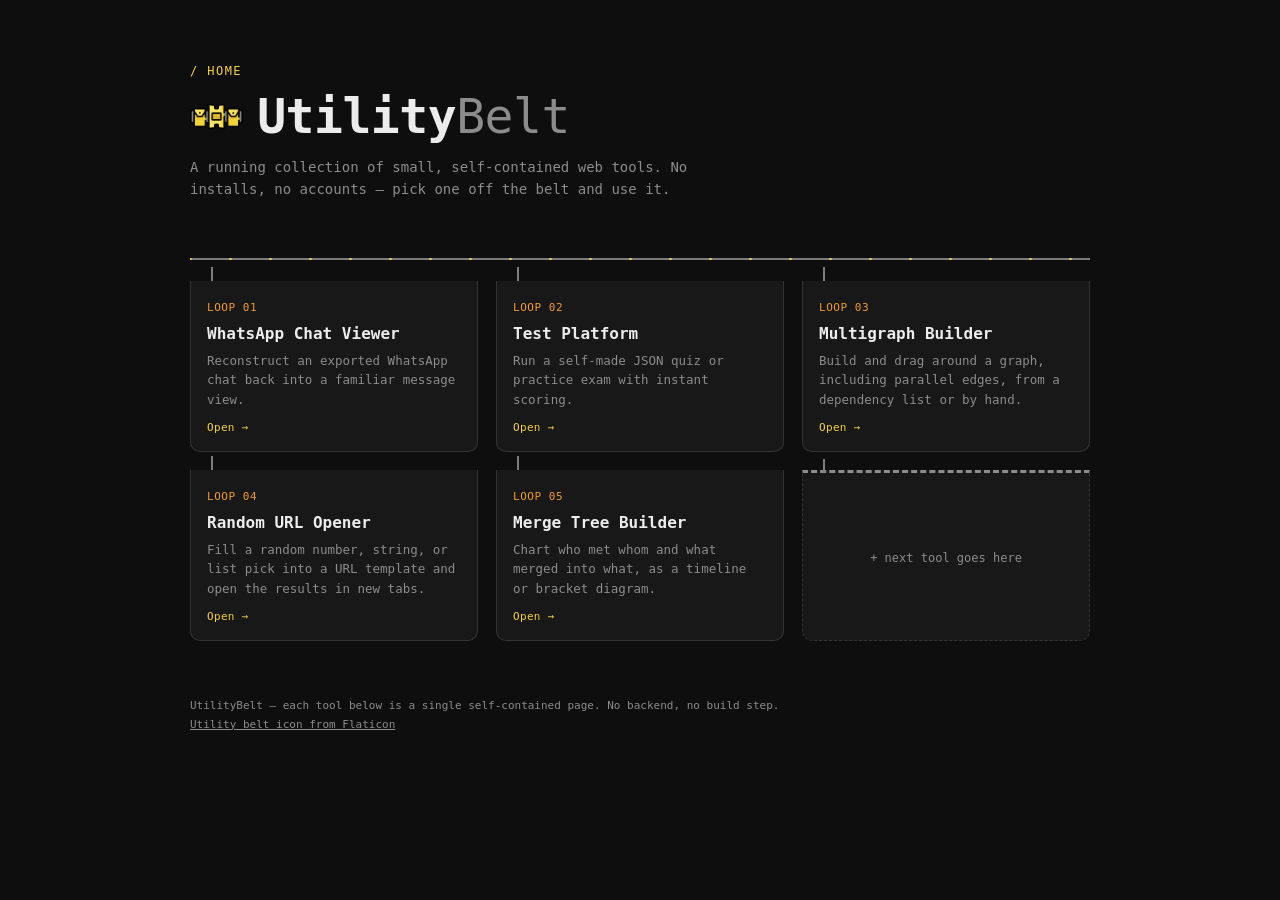
<file: index.html>
<!DOCTYPE html>
<html lang="en">
<head>
<meta charset="UTF-8">
<meta name="viewport" content="width=device-width, initial-scale=1.0">
<title>UtilityBelt</title>
<link rel="icon" type="image/png" href="assets/utility-belt.png">
<style>
  :root {
    --bg: #0e0e0e;
    --panel: #181818;
    --panel-hover: #202020;
    --line: #333333;
    --strap: #7d7d7d;
    --text: #ececec;
    --muted: #8c8c8c;
    --accent: #f6d03f;
    --accent2: #f39a2c;
  }
  * { box-sizing: border-box; }
  html, body {
    margin: 0;
    min-height: 100%;
    background: var(--bg);
    color: var(--text);
    font-family: ui-monospace, "SF Mono", "Cascadia Code", Consolas, monospace;
  }
  body {
    padding: 64px 24px 80px;
  }

  /* ---- header ---- */
  header {
    max-width: 900px;
    margin: 0 auto 48px;
  }
  .eyebrow {
    font-size: 12px;
    color: var(--accent);
    letter-spacing: 0.12em;
    text-transform: uppercase;
    margin: 0 0 10px;
  }
  h1 {
    font-size: clamp(32px, 6vw, 48px);
    margin: 0 0 12px;
    letter-spacing: -0.01em;
    font-weight: 700;
  }
  h1 .dim { color: var(--muted); font-weight: 500; }
  h1 .logo {
    width: 1.1em;
    height: 1.1em;
    vertical-align: -0.2em;
    margin-right: 0.3em;
  }
  .tagline {
    color: var(--muted);
    font-size: 14px;
    line-height: 1.6;
    max-width: 540px;
    margin: 0;
  }

  /* ---- the belt: a horizontal strap with loop ticks ---- */
  .belt {
    max-width: 900px;
    margin: 40px auto 4px;
    position: relative;
    height: 28px;
  }
  .belt svg { width: 100%; height: 100%; display: block; }

  /* ---- pouches (applet cards), hanging off the belt ---- */
  .pouches {
    max-width: 900px;
    margin: 0 auto;
    display: grid;
    grid-template-columns: repeat(auto-fill, minmax(220px, 1fr));
    gap: 18px;
  }
  .pouch {
    background: var(--panel);
    border: 1px solid var(--line);
    border-top: none;
    border-radius: 0 0 10px 10px;
    padding: 18px 16px 16px;
    text-decoration: none;
    color: var(--text);
    display: block;
    position: relative;
    opacity: 0;
    transform: translateY(-6px);
    animation: drop 0.45s ease forwards;
    transition: background 0.15s ease, transform 0.15s ease, border-color 0.15s ease;
  }
  .pouch:hover, .pouch:focus-visible {
    background: var(--panel-hover);
    border-color: var(--accent);
    transform: translateY(2px);
    outline: none;
  }
  .pouch:focus-visible { box-shadow: 0 0 0 2px var(--accent); }
  .pouch::before {
    /* stitching strap connecting to the belt above */
    content: "";
    position: absolute;
    top: -14px;
    left: 20px;
    width: 2px;
    height: 14px;
    background: var(--strap);
  }
  .pouch .loop {
    font-size: 11px;
    color: var(--accent2);
    letter-spacing: 0.05em;
    margin: 0 0 8px;
  }
  .pouch h2 {
    font-size: 16px;
    margin: 0 0 8px;
    font-weight: 600;
  }
  .pouch p {
    font-size: 12.5px;
    line-height: 1.55;
    color: var(--muted);
    margin: 0;
  }
  .pouch .go {
    display: inline-block;
    margin-top: 12px;
    font-size: 11px;
    color: var(--accent);
    letter-spacing: 0.03em;
  }

  /* empty slot, invites adding the next tool */
  .pouch.empty {
    display: flex;
    align-items: center;
    justify-content: center;
    color: var(--muted);
    border-style: dashed;
    font-size: 12px;
    min-height: 96px;
  }

  @keyframes drop {
    to { opacity: 1; transform: translateY(0); }
  }

  @media (prefers-reduced-motion: reduce) {
    .pouch { animation: none; opacity: 1; transform: none; }
  }

  footer {
    max-width: 900px;
    margin: 56px auto 0;
    color: var(--muted);
    font-size: 11px;
    line-height: 1.7;
  }
  footer a { color: var(--muted); }
  footer a:hover { color: var(--accent); }
</style>
</head>
<body>

<header>
  <p class="eyebrow">/ home</p>
  <h1><img class="logo" src="assets/utility-belt.png" alt="">Utility<span class="dim">Belt</span></h1>
  <p class="tagline">A running collection of small, self-contained web tools. No installs, no accounts — pick one off the belt and use it.</p>
</header>

<div class="belt">
  <svg viewBox="0 0 900 28" preserveAspectRatio="none">
    <line x1="0" y1="10" x2="900" y2="10" stroke="#7d7d7d" stroke-width="2"></line>
    <line x1="0" y1="10" x2="900" y2="10" stroke="#f6d03f" stroke-width="2" stroke-dasharray="1 39" stroke-linecap="round" opacity="0.9"></line>
  </svg>
</div>

<main class="pouches" id="pouches"></main>

<footer>
  UtilityBelt &mdash; each tool below is a single self-contained page. No backend, no build step.<br>
  <a href="https://www.flaticon.com/free-icons/utility-belt" title="utility belt icons">Utility belt icon from Flaticon</a>
</footer>

<script>
  // Add a future applet here: { name, file, description }
  // file is relative to /applets/
  const applets = [
    {
      name: "WhatsApp Chat Viewer",
      file: "whatsapp-viewer.html",
      description: "Reconstruct an exported WhatsApp chat back into a familiar message view."
    },
    {
      name: "Test Platform",
      file: "exam-platform.html",
      description: "Run a self-made JSON quiz or practice exam with instant scoring."
    },
    {
      name: "Multigraph Builder",
      file: "multigraph-builder.html",
      description: "Build and drag around a graph, including parallel edges, from a dependency list or by hand."
    },
    {
      name: "Random URL Opener",
      file: "random-url-opener.html",
      description: "Fill a random number, string, or list pick into a URL template and open the results in new tabs."
    },
    {
      name: "Merge Tree Builder",
      file: "merge-tree.html",
      description: "Chart who met whom and what merged into what, as a timeline or bracket diagram."
    }
  ];

  const container = document.getElementById('pouches');

  applets.forEach((tool, i) => {
    const a = document.createElement('a');
    a.className = 'pouch';
    a.href = 'applets/' + tool.file;
    a.style.animationDelay = (i * 60) + 'ms';
    a.innerHTML =
      '<p class="loop">LOOP ' + String(i + 1).padStart(2, '0') + '</p>' +
      '<h2>' + tool.name + '</h2>' +
      '<p>' + tool.description + '</p>' +
      '<span class="go">Open &rarr;</span>';
    container.appendChild(a);
  });

  const empty = document.createElement('div');
  empty.className = 'pouch empty';
  empty.textContent = '+ next tool goes here';
  container.appendChild(empty);
</script>

</body>
</html>
</file>
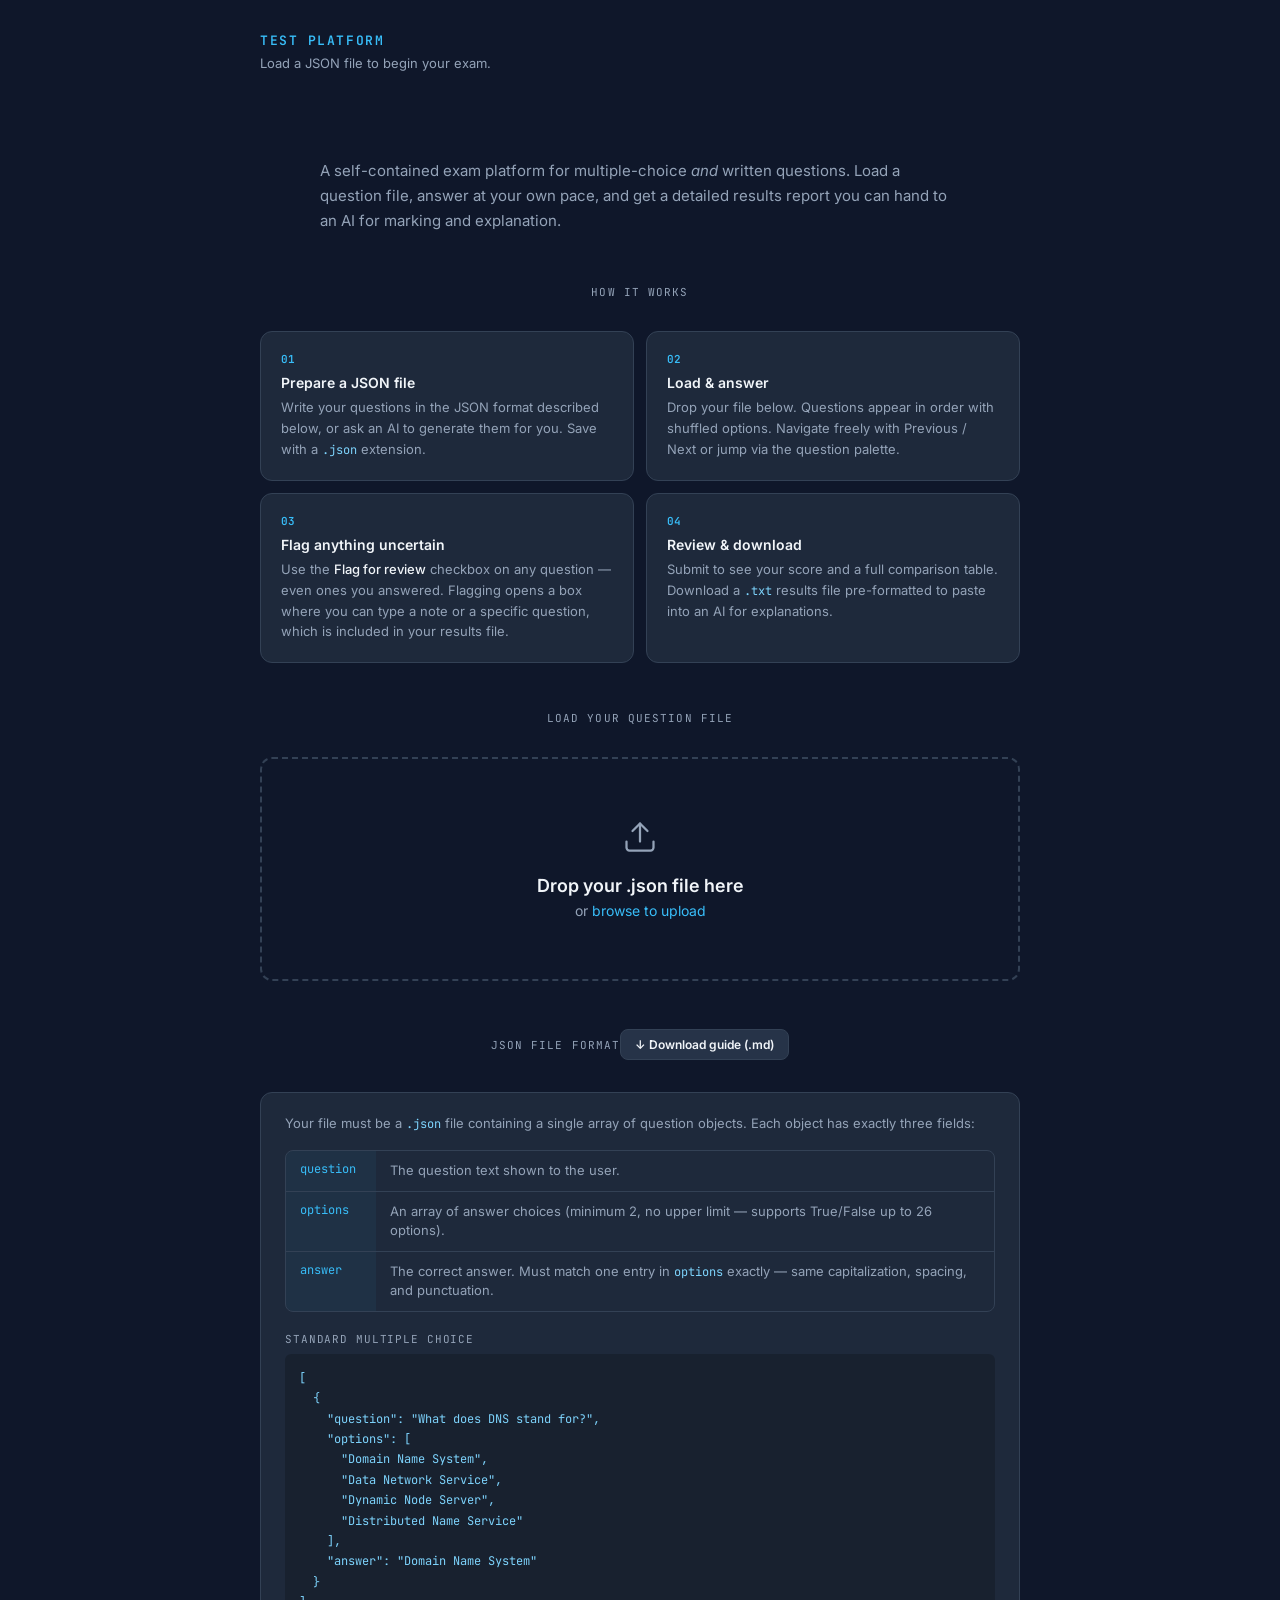
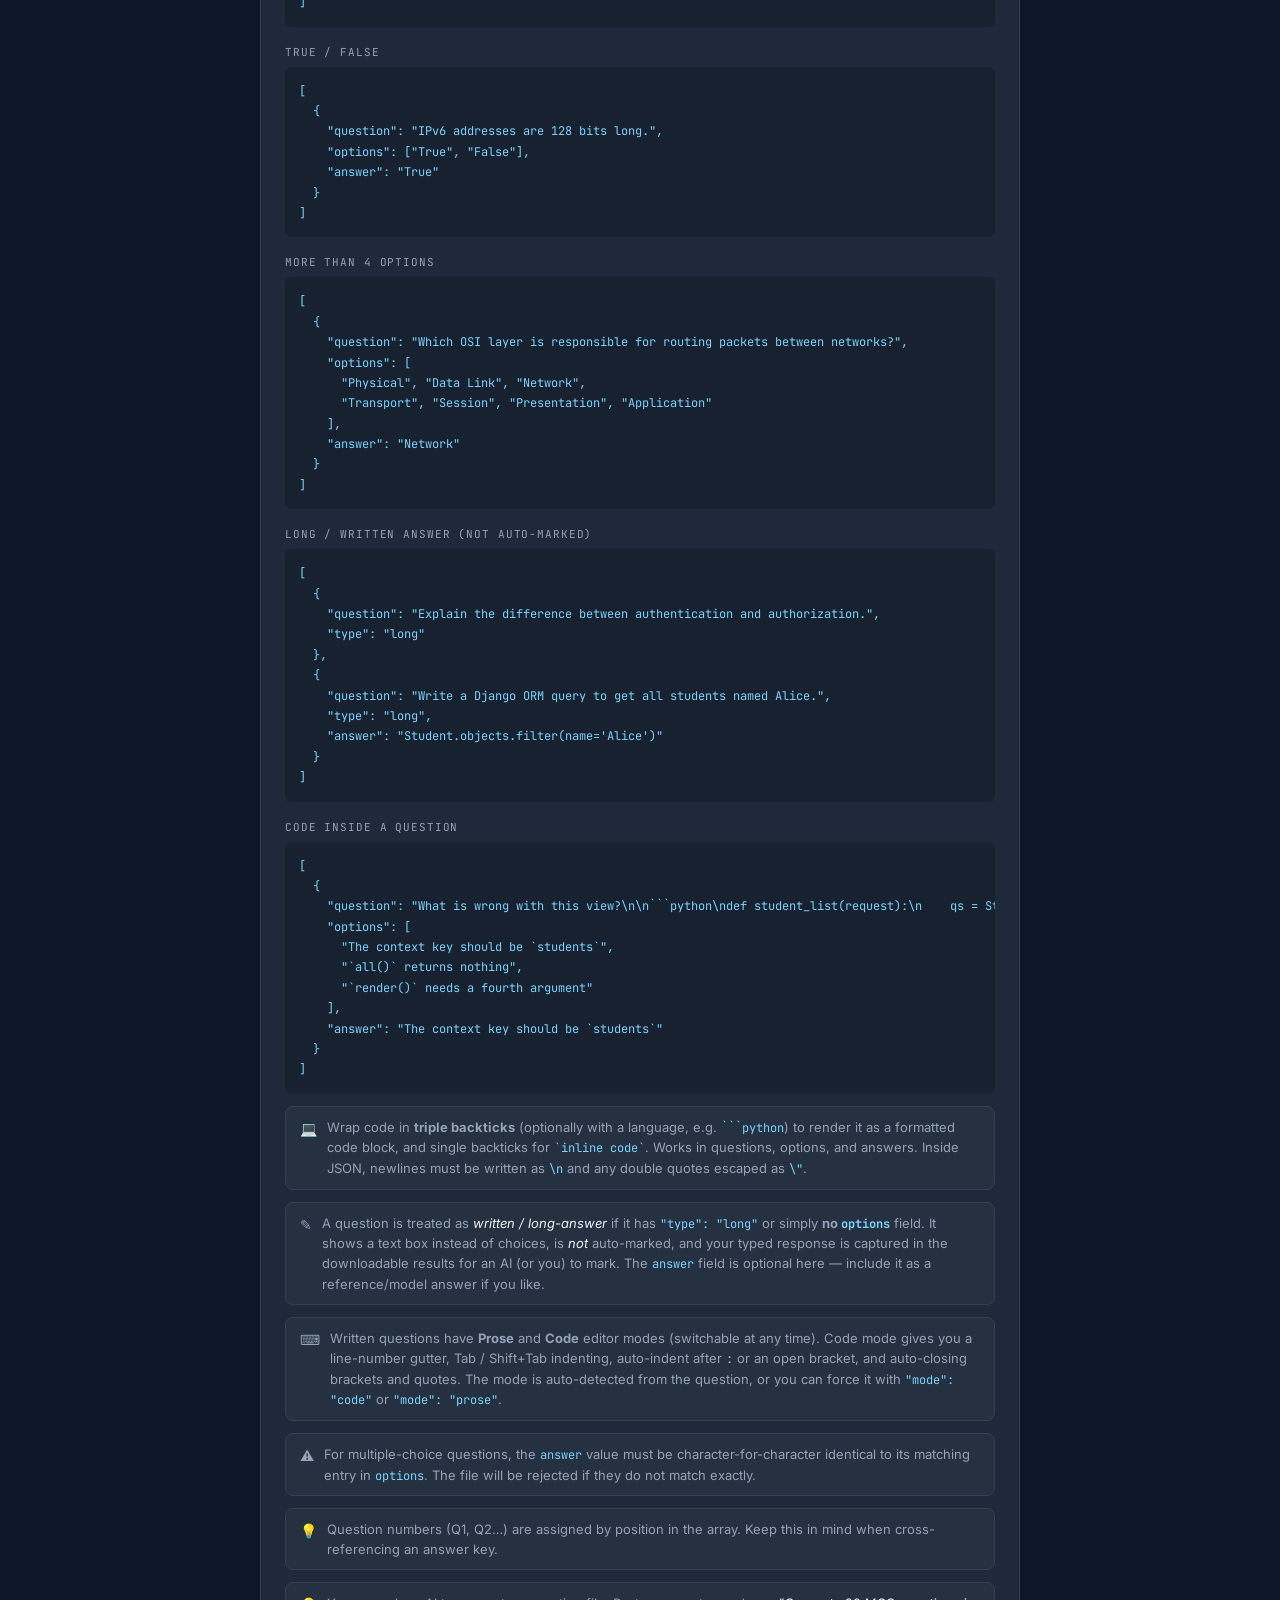
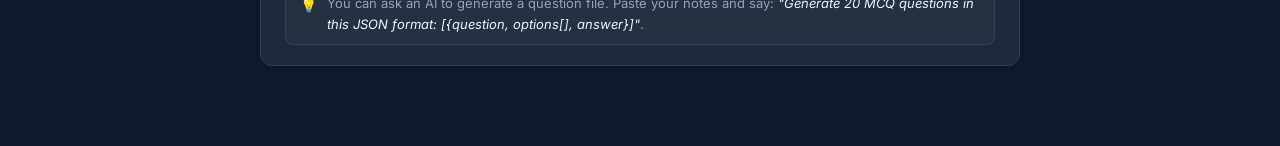
<file: exam-platform.html>
<!DOCTYPE html>
<html lang="en">
<head>
<meta charset="UTF-8">
<meta name="viewport" content="width=device-width, initial-scale=1.0">
<title>Test Platform</title>
<link rel="preconnect" href="https://fonts.googleapis.com">
<link href="https://fonts.googleapis.com/css2?family=Inter:wght@300;400;500;600;700&family=JetBrains+Mono:wght@400;600&display=swap" rel="stylesheet">
<style>
  *, *::before, *::after { box-sizing: border-box; margin: 0; padding: 0; }

  :root {
    --bg:        #0F172A;
    --surface:   #1E293B;
    --surface2:  #263348;
    --border:    #334155;
    --accent:    #38BDF8;
    --accent-dim:#0EA5E9;
    --text:      #F1F5F9;
    --muted:     #94A3B8;
    --correct:   #22C55E;
    --wrong:     #EF4444;
    --warn:      #F59E0B;
    --radius:    12px;
    --mono:      'JetBrains Mono', monospace;
    --sans:      'Inter', sans-serif;
  }

  body {
    font-family: var(--sans);
    background: var(--bg);
    color: var(--text);
    min-height: 100vh;
    display: flex;
    flex-direction: column;
    align-items: center;
    padding: 0 16px 80px;
  }

  /* ── HEADER ── */
  header {
    width: 100%;
    max-width: 760px;
    padding: 32px 0 0;
    display: flex;
    flex-direction: column;
    gap: 6px;
  }
  header h1 {
    font-family: var(--mono);
    font-size: 13px;
    font-weight: 600;
    letter-spacing: 0.12em;
    text-transform: uppercase;
    color: var(--accent);
  }
  header p { font-size: 13px; color: var(--muted); }

  /* ── PROGRESS BAR ── */
  #progress-wrap { width: 100%; max-width: 760px; margin: 24px 0 0; }
  #progress-meta {
    display: flex;
    justify-content: space-between;
    font-family: var(--mono);
    font-size: 12px;
    color: var(--muted);
    margin-bottom: 8px;
  }
  #progress-track { height: 4px; background: var(--surface2); border-radius: 99px; overflow: hidden; }
  #progress-fill  { height: 100%; background: var(--accent); border-radius: 99px; transition: width 0.35s ease; width: 0%; }

  /* ── SCREENS ── */
  .screen { display: none; width: 100%; max-width: 760px; }
  .screen.active { display: block; }

  /* ── UPLOAD SCREEN ── */
  #upload-screen { margin-top: 60px; display: none; flex-direction: column; align-items: center; gap: 20px; }
  #upload-screen.active { display: flex; }

  .drop-zone {
    width: 100%;
    border: 2px dashed var(--border);
    border-radius: var(--radius);
    padding: 60px 32px;
    text-align: center;
    cursor: pointer;
    transition: border-color 0.2s, background 0.2s;
  }
  .drop-zone:hover, .drop-zone.drag-over { border-color: var(--accent); background: rgba(56,189,248,0.04); }
  .drop-zone svg { color: var(--muted); margin-bottom: 16px; }
  .drop-zone h2 { font-size: 18px; font-weight: 600; margin-bottom: 6px; }
  .drop-zone p  { font-size: 14px; color: var(--muted); }
  .drop-zone span { color: var(--accent); }
  #file-input { display: none; }

  .format-box {
    width: 100%;
    background: var(--surface);
    border: 1px solid var(--border);
    border-radius: var(--radius);
    padding: 20px 24px;
  }
  .format-box h3 { font-size: 12px; font-family: var(--mono); color: var(--muted); letter-spacing: 0.1em; text-transform: uppercase; margin-bottom: 12px; }
  .format-box pre { font-family: var(--mono); font-size: 12px; color: #7DD3FC; overflow-x: auto; line-height: 1.7; }

  .error-msg {
    background: rgba(239,68,68,0.1);
    border: 1px solid rgba(239,68,68,0.3);
    border-radius: 8px;
    padding: 12px 16px;
    font-size: 13px;
    color: #FCA5A5;
    display: none;
    width: 100%;
  }

  /* ── QUESTION SCREEN ── */
  #question-screen { margin-top: 32px; }

  .q-card {
    background: var(--surface);
    border: 1px solid var(--border);
    border-radius: var(--radius);
    padding: 32px;
    animation: fadeUp 0.25s ease;
  }
  @keyframes fadeUp {
    from { opacity: 0; transform: translateY(10px); }
    to   { opacity: 1; transform: translateY(0); }
  }

  .q-eyebrow { font-family: var(--mono); font-size: 11px; color: var(--muted); letter-spacing: 0.1em; text-transform: uppercase; margin-bottom: 14px; }
  .q-text    { font-size: 18px; font-weight: 500; line-height: 1.55; margin-bottom: 28px; }

  .options { display: flex; flex-direction: column; gap: 10px; }

  .option {
    display: flex;
    align-items: flex-start;
    gap: 14px;
    background: var(--surface2);
    border: 1.5px solid var(--border);
    border-radius: 10px;
    padding: 14px 18px;
    cursor: pointer;
    transition: border-color 0.15s, background 0.15s;
    font-size: 15px;
    line-height: 1.45;
    user-select: none;
  }
  .option:hover   { border-color: var(--accent); background: rgba(56,189,248,0.06); }
  .option.selected { border-color: var(--accent); background: rgba(56,189,248,0.1); }

  .option-key {
    font-family: var(--mono);
    font-size: 12px;
    font-weight: 600;
    color: var(--accent);
    background: rgba(56,189,248,0.12);
    border-radius: 5px;
    padding: 2px 7px;
    flex-shrink: 0;
    margin-top: 1px;
  }
  .option.selected .option-key { background: var(--accent); color: var(--bg); }

  /* ── NAV BAR (prev / next) ── */
  .q-nav {
    display: flex;
    justify-content: space-between;
    align-items: center;
    margin-top: 28px;
    gap: 12px;
  }
  .q-nav-center {
    font-family: var(--mono);
    font-size: 12px;
    color: var(--muted);
    text-align: center;
    flex: 1;
  }

  /* ── QUESTION PALETTE ── */
  .palette-wrap {
    margin-top: 20px;
    background: var(--surface);
    border: 1px solid var(--border);
    border-radius: var(--radius);
    padding: 20px 24px;
  }
  .palette-header {
    display: flex;
    justify-content: space-between;
    align-items: center;
    margin-bottom: 14px;
  }
  .palette-header span {
    font-family: var(--mono);
    font-size: 11px;
    color: var(--muted);
    letter-spacing: 0.1em;
    text-transform: uppercase;
  }
  .palette-legend {
    display: flex;
    gap: 14px;
    font-size: 11px;
    color: var(--muted);
    align-items: center;
  }
  .palette-legend i {
    display: inline-block;
    width: 10px;
    height: 10px;
    border-radius: 3px;
    margin-right: 4px;
    vertical-align: middle;
  }
  .palette-legend .l-current  { background: var(--accent); }
  .palette-legend .l-answered { background: rgba(56,189,248,0.25); border: 1px solid var(--accent); }
  .palette-legend .l-empty    { background: var(--surface2); border: 1px solid var(--border); }
  .palette-legend .l-flagged  { background: rgba(245,158,11,0.3); border: 1px solid var(--warn); }

  .palette-grid {
    display: flex;
    flex-wrap: wrap;
    gap: 6px;
  }

  .palette-btn {
    font-family: var(--mono);
    font-size: 11px;
    font-weight: 600;
    width: 36px;
    height: 36px;
    border-radius: 6px;
    border: 1.5px solid var(--border);
    background: var(--surface2);
    color: var(--muted);
    cursor: pointer;
    display: flex;
    align-items: center;
    justify-content: center;
    transition: border-color 0.15s, background 0.15s, color 0.15s;
    flex-shrink: 0;
  }
  .palette-btn:hover               { border-color: var(--accent); color: var(--text); }
  .palette-btn.is-answered         { background: rgba(56,189,248,0.15); border-color: var(--accent); color: var(--accent); }
  .palette-btn.is-current          { background: var(--accent); border-color: var(--accent); color: var(--bg); }
  .palette-btn.is-flagged          { border-color: var(--warn); color: var(--warn); }
  .palette-btn.is-flagged.is-answered { background: rgba(245,158,11,0.15); border-color: var(--warn); color: var(--warn); }

  /* ── FLAG CHECKBOX ── */
  .flag-row {
    display: flex;
    align-items: center;
    gap: 10px;
    margin-top: 22px;
    padding-top: 18px;
    border-top: 1px solid var(--border);
    cursor: pointer;
    width: fit-content;
    user-select: none;
  }
  .flag-row input[type="checkbox"] { display: none; }
  .flag-box {
    width: 18px;
    height: 18px;
    border: 1.5px solid var(--border);
    border-radius: 4px;
    background: var(--surface2);
    display: flex;
    align-items: center;
    justify-content: center;
    flex-shrink: 0;
    transition: border-color 0.15s, background 0.15s;
    font-size: 11px;
  }
  .flag-row:hover .flag-box { border-color: var(--warn); }
  .flag-row.is-flagged .flag-box { background: rgba(245,158,11,0.2); border-color: var(--warn); }
  .flag-label { font-size: 13px; color: var(--muted); transition: color 0.15s; }
  .flag-row:hover .flag-label { color: var(--warn); }
  .flag-row.is-flagged .flag-label { color: var(--warn); font-weight: 500; }

  /* ── FLAG NOTE ── */
  .flag-note-wrap {
    display: none;
    margin-top: 12px;
    padding: 14px 16px;
    background: rgba(245,158,11,0.06);
    border: 1px solid rgba(245,158,11,0.3);
    border-radius: 10px;
    animation: fadeUp 0.2s ease;
  }
  .flag-note-wrap.is-open { display: block; }
  .flag-note-label {
    display: block;
    font-size: 12px;
    font-weight: 600;
    color: var(--warn);
    margin-bottom: 8px;
  }
  .flag-note-label span { font-weight: 400; color: var(--muted); font-size: 11px; }
  .flag-note-input {
    width: 100%;
    min-height: 68px;
    resize: vertical;
    background: rgba(0,0,0,0.22);
    border: 1px solid var(--border);
    border-radius: 8px;
    padding: 10px 12px;
    color: var(--text);
    font-family: var(--sans);
    font-size: 13.5px;
    line-height: 1.55;
    transition: border-color 0.15s;
  }
  .flag-note-input::placeholder { color: var(--muted); opacity: 0.75; }
  .flag-note-input:focus { outline: none; border-color: var(--warn); }

  .flag-note-out {
    margin-top: 6px;
    font-size: 11.5px;
    line-height: 1.45;
    color: #FCD34D;
    max-width: 180px;
    white-space: pre-wrap;
    word-break: break-word;
  }

  /* submit row */
  .submit-row {
    margin-top: 16px;
    display: flex;
    justify-content: flex-end;
  }

  /* ── BUTTONS ── */
  .btn {
    display: inline-flex;
    align-items: center;
    gap: 8px;
    padding: 11px 24px;
    border-radius: 8px;
    font-family: var(--sans);
    font-size: 14px;
    font-weight: 600;
    cursor: pointer;
    border: none;
    transition: opacity 0.15s, transform 0.1s;
    white-space: nowrap;
  }
  .btn:active { transform: scale(0.97); }
  .btn-primary { background: var(--accent); color: var(--bg); }
  .btn-primary:hover { background: var(--accent-dim); }
  .btn-primary:disabled { opacity: 0.35; cursor: not-allowed; }
  .btn-ghost { background: var(--surface2); color: var(--text); border: 1px solid var(--border); }
  .btn-ghost:hover { border-color: var(--accent); }
  .btn-ghost:disabled { opacity: 0.3; cursor: not-allowed; }
  .btn-danger { background: rgba(239,68,68,0.15); color: #F87171; border: 1px solid rgba(239,68,68,0.3); }
  .btn-danger:hover { background: rgba(239,68,68,0.25); }

  /* ── RESULTS SCREEN ── */
  #results-screen { margin-top: 32px; }

  .score-banner {
    background: var(--surface);
    border: 1px solid var(--border);
    border-radius: var(--radius);
    padding: 36px 32px;
    display: flex;
    align-items: center;
    justify-content: space-between;
    gap: 24px;
    margin-bottom: 24px;
  }
  .score-left h2 { font-size: 15px; font-weight: 500; color: var(--muted); margin-bottom: 6px; }
  .score-big { font-family: var(--mono); font-size: 56px; font-weight: 600; line-height: 1; }
  .score-big.pass { color: var(--correct); }
  .score-big.fail { color: var(--wrong); }
  .score-big.mid  { color: var(--warn); }
  .score-right { text-align: right; font-family: var(--mono); font-size: 13px; color: var(--muted); line-height: 1.9; }
  .score-right strong { color: var(--text); }

  .table-header { display: flex; justify-content: space-between; align-items: center; margin-bottom: 12px; }
  .table-header h3 { font-size: 12px; font-family: var(--mono); color: var(--muted); letter-spacing: 0.1em; text-transform: uppercase; }

  .results-table { width: 100%; border-collapse: collapse; }
  .results-table th {
    font-family: var(--mono);
    font-size: 11px;
    letter-spacing: 0.08em;
    text-transform: uppercase;
    color: var(--muted);
    padding: 10px 16px;
    text-align: left;
    border-bottom: 1px solid var(--border);
  }
  .results-table td { padding: 14px 16px; font-size: 13.5px; line-height: 1.45; border-bottom: 1px solid var(--border); vertical-align: top; }
  .results-table tr:last-child td { border-bottom: none; }
  .results-table tr.row-correct td { background: rgba(34,197,94,0.05); }
  .results-table tr.row-wrong   td { background: rgba(239,68,68,0.05); }
  .results-table tr.row-skip    td { background: rgba(245,158,11,0.05); }

  .badge { display: inline-flex; align-items: center; gap: 5px; font-family: var(--mono); font-size: 11px; font-weight: 600; padding: 3px 9px; border-radius: 99px; white-space: nowrap; }
  .badge-correct { background: rgba(34,197,94,0.15);  color: #4ADE80; }
  .badge-wrong   { background: rgba(239,68,68,0.15);  color: #F87171; }
  .badge-skip    { background: rgba(245,158,11,0.15); color: #FCD34D; }
  .badge-written { background: rgba(56,189,248,0.15); color: #7DD3FC; }
  .badge-flag    { background: rgba(245,158,11,0.2);  color: #FCD34D; }

  /* ── CODE IN QUESTIONS / OPTIONS ── */
  .code-block {
    font-family: var(--mono);
    font-size: 13px;
    line-height: 1.6;
    color: #7DD3FC;
    background: rgba(0,0,0,0.32);
    border: 1px solid var(--border);
    border-radius: 8px;
    padding: 14px 16px;
    margin: 12px 0;
    overflow-x: auto;
    white-space: pre;
    tab-size: 4;
  }
  .code-block code { font-family: inherit; background: none; padding: 0; color: inherit; }
  .code-inline {
    font-family: var(--mono);
    font-size: 0.92em;
    color: #7DD3FC;
    background: rgba(56,189,248,0.1);
    border: 1px solid rgba(56,189,248,0.18);
    border-radius: 4px;
    padding: 1px 6px;
    white-space: nowrap;
  }
  .option-body { flex: 1; min-width: 0; }
  .option-body .code-block { margin: 8px 0 2px; font-size: 12.5px; }
  .q-text .code-block { margin: 14px 0; }
  /* results table: keep code compact */
  .results-table .code-block { font-size: 12px; padding: 10px 12px; margin: 8px 0; }
  .results-table .code-inline { font-size: 11.5px; white-space: normal; }

  /* ── LONG ANSWER / EDITOR ── */
  .longanswer-wrap { width: 100%; }

  .editor-bar {
    display: flex;
    align-items: center;
    justify-content: space-between;
    gap: 12px;
    margin-bottom: 8px;
    flex-wrap: wrap;
  }
  .editor-modes {
    display: inline-flex;
    background: var(--surface2);
    border: 1px solid var(--border);
    border-radius: 8px;
    padding: 3px;
    gap: 2px;
  }
  .editor-mode-btn {
    font-family: var(--mono);
    font-size: 11px;
    font-weight: 600;
    letter-spacing: 0.04em;
    padding: 5px 14px;
    border: none;
    border-radius: 6px;
    background: transparent;
    color: var(--muted);
    cursor: pointer;
    transition: background 0.15s, color 0.15s;
  }
  .editor-mode-btn:hover { color: var(--text); }
  .editor-mode-btn.active { background: var(--accent); color: var(--bg); }
  .editor-hint { font-size: 11px; color: var(--muted); font-family: var(--mono); }

  .editor-body {
    display: flex;
    width: 100%;
    background: var(--surface2);
    border: 1.5px solid var(--border);
    border-radius: 10px;
    overflow: hidden;
    transition: border-color 0.15s, background 0.15s;
  }
  .editor-body:focus-within { border-color: var(--accent); background: rgba(56,189,248,0.05); }
  .editor-body.is-code { background: rgba(0,0,0,0.28); }
  .editor-body.is-code:focus-within { background: rgba(0,0,0,0.34); }

  .editor-gutter {
    flex-shrink: 0;
    padding: 16px 10px 16px 14px;
    font-family: var(--mono);
    font-size: 13.5px;
    line-height: 1.65;
    color: var(--muted);
    opacity: 0.55;
    text-align: right;
    user-select: none;
    overflow: hidden;
    border-right: 1px solid var(--border);
    min-width: 44px;
  }
  .editor-gutter span { display: block; }

  .longanswer-input {
    flex: 1;
    min-width: 0;
    min-height: 200px;
    resize: vertical;
    background: transparent;
    border: none;
    padding: 16px 18px;
    color: var(--text);
    font-family: var(--mono);
    font-size: 14px;
    line-height: 1.65;
    overflow-y: hidden;
  }
  .longanswer-input:focus { outline: none; }
  .longanswer-input::placeholder { color: var(--muted); opacity: 0.7; }
  .longanswer-input.is-code {
    font-size: 13.5px;
    color: #BAE6FD;
    tab-size: 4;
    white-space: pre;
    overflow-x: auto;
  }
  .q-type-tag {
    display: inline-block;
    font-family: var(--mono);
    font-size: 10px;
    font-weight: 600;
    letter-spacing: 0.08em;
    text-transform: uppercase;
    padding: 2px 8px;
    border-radius: 5px;
    margin-left: 10px;
    vertical-align: middle;
  }
  .q-type-tag.mcq     { background: rgba(56,189,248,0.12); color: var(--accent); }
  .q-type-tag.written { background: rgba(245,158,11,0.15); color: #FCD34D; }

  .q-num { font-family: var(--mono); font-size: 12px; color: var(--muted); }

  .retry-row { margin-top: 28px; display: flex; gap: 12px; justify-content: flex-end; flex-wrap: wrap; }

  /* ── LANDING PAGE ── */
  .landing-hero { margin-top: 28px; margin-bottom: 4px; }
  .landing-tagline { font-size: 15px; color: var(--muted); line-height: 1.65; max-width: 640px; }

  .section-label {
    font-family: var(--mono);
    font-size: 11px;
    letter-spacing: 0.1em;
    text-transform: uppercase;
    color: var(--muted);
    margin: 28px 0 12px;
  }
  .section-label-row {
    display: flex;
    justify-content: space-between;
    align-items: center;
    margin: 28px 0 12px;
  }
  .section-label-inline {
    font-family: var(--mono);
    font-size: 11px;
    letter-spacing: 0.1em;
    text-transform: uppercase;
    color: var(--muted);
  }

  .steps-grid { display: grid; grid-template-columns: 1fr 1fr; gap: 12px; }
  @media (max-width: 560px) { .steps-grid { grid-template-columns: 1fr; } }
  .step-card {
    background: var(--surface);
    border: 1px solid var(--border);
    border-radius: var(--radius);
    padding: 20px;
  }
  .step-num { font-family: var(--mono); font-size: 11px; color: var(--accent); font-weight: 600; margin-bottom: 8px; }
  .step-title { font-size: 14px; font-weight: 600; margin-bottom: 6px; }
  .step-body { font-size: 13px; color: var(--muted); line-height: 1.6; }
  .step-body code { font-family: var(--mono); color: #7DD3FC; font-size: 12px; }
  .step-body strong { color: var(--text); font-weight: 500; }

  .btn-sm { padding: 7px 14px; font-size: 12px; }

  /* format box additions */
  .guide-intro { font-size: 13px; color: var(--muted); line-height: 1.6; margin-bottom: 16px; }
  .guide-intro code { font-family: var(--mono); color: #7DD3FC; font-size: 12px; }

  .field-table { margin-bottom: 20px; border: 1px solid var(--border); border-radius: 8px; overflow: hidden; }
  .field-row { display: flex; gap: 0; border-bottom: 1px solid var(--border); }
  .field-row-last { border-bottom: none; }
  .field-name { font-family: var(--mono); font-size: 12px; color: var(--accent); padding: 10px 14px; min-width: 90px; background: rgba(56,189,248,0.05); flex-shrink: 0; }
  .field-desc { font-size: 13px; color: var(--muted); padding: 10px 14px; line-height: 1.5; }
  .field-desc code { font-family: var(--mono); color: #7DD3FC; font-size: 12px; }

  .guide-section-title { font-family: var(--mono); font-size: 11px; color: var(--muted); letter-spacing: 0.08em; text-transform: uppercase; margin: 18px 0 8px; }

  .format-box pre { font-family: var(--mono); font-size: 12px; color: #7DD3FC; overflow-x: auto; line-height: 1.7; background: rgba(0,0,0,0.2); border-radius: 6px; padding: 14px; }

  .guide-rule {
    display: flex;
    gap: 10px;
    align-items: flex-start;
    margin-top: 12px;
    padding: 10px 14px;
    background: rgba(255,255,255,0.03);
    border-radius: 8px;
    border: 1px solid var(--border);
    font-size: 13px;
    color: var(--muted);
    line-height: 1.55;
  }
  .guide-rule code { font-family: var(--mono); color: #7DD3FC; font-size: 12px; }
  .guide-rule em { color: var(--text); font-style: italic; }
  .guide-rule-icon { flex-shrink: 0; font-size: 14px; margin-top: 1px; }
</style>
</head>
<body>

<header>
  <h1>Test Platform</h1>
  <p id="header-sub">Load a JSON file to begin your exam.</p>
</header>

<div id="progress-wrap" style="display:none">
  <div id="progress-meta">
    <span id="prog-label">Question 1 of ?</span>
    <span id="prog-pct">0%</span>
  </div>
  <div id="progress-track"><div id="progress-fill"></div></div>
</div>

<!-- UPLOAD SCREEN -->
<div id="upload-screen" class="screen active">

  <div class="landing-hero">
    <p class="landing-tagline">A self-contained exam platform for multiple-choice <em>and</em> written questions. Load a question file, answer at your own pace, and get a detailed results report you can hand to an AI for marking and explanation.</p>
  </div>

  <div class="section-label">How it works</div>
  <div class="steps-grid">
    <div class="step-card">
      <div class="step-num">01</div>
      <div class="step-title">Prepare a JSON file</div>
      <div class="step-body">Write your questions in the JSON format described below, or ask an AI to generate them for you. Save with a <code>.json</code> extension.</div>
    </div>
    <div class="step-card">
      <div class="step-num">02</div>
      <div class="step-title">Load &amp; answer</div>
      <div class="step-body">Drop your file below. Questions appear in order with shuffled options. Navigate freely with Previous / Next or jump via the question palette.</div>
    </div>
    <div class="step-card">
      <div class="step-num">03</div>
      <div class="step-title">Flag anything uncertain</div>
      <div class="step-body">Use the <strong>Flag for review</strong> checkbox on any question — even ones you answered. Flagging opens a box where you can type a note or a specific question, which is included in your results file.</div>
    </div>
    <div class="step-card">
      <div class="step-num">04</div>
      <div class="step-title">Review &amp; download</div>
      <div class="step-body">Submit to see your score and a full comparison table. Download a <code>.txt</code> results file pre-formatted to paste into an AI for explanations.</div>
    </div>
  </div>

  <div class="section-label">Load your question file</div>
  <div class="drop-zone" id="drop-zone">
    <svg width="36" height="36" viewBox="0 0 24 24" fill="none" stroke="currentColor" stroke-width="1.5" stroke-linecap="round" stroke-linejoin="round"><path d="M21 15v4a2 2 0 0 1-2 2H5a2 2 0 0 1-2-2v-4"/><polyline points="17 8 12 3 7 8"/><line x1="12" y1="3" x2="12" y2="15"/></svg>
    <h2>Drop your .json file here</h2>
    <p>or <span id="browse-trigger">browse to upload</span></p>
    <input type="file" id="file-input" accept=".json">
  </div>
  <div class="error-msg" id="error-msg"></div>

  <div class="section-label-row">
    <span class="section-label-inline">JSON file format</span>
    <button class="btn btn-ghost btn-sm" id="download-guide-btn">&#8595; Download guide (.md)</button>
  </div>
  <div class="format-box">
    <p class="guide-intro">Your file must be a <code>.json</code> file containing a single array of question objects. Each object has exactly three fields:</p>
    <div class="field-table">
      <div class="field-row"><span class="field-name">question</span><span class="field-desc">The question text shown to the user.</span></div>
      <div class="field-row"><span class="field-name">options</span><span class="field-desc">An array of answer choices (minimum 2, no upper limit — supports True/False up to 26 options).</span></div>
      <div class="field-row field-row-last"><span class="field-name">answer</span><span class="field-desc">The correct answer. Must match one entry in <code>options</code> exactly — same capitalization, spacing, and punctuation.</span></div>
    </div>
    <div class="guide-section-title">Standard multiple choice</div>
    <pre>[
  {
    "question": "What does DNS stand for?",
    "options": [
      "Domain Name System",
      "Data Network Service",
      "Dynamic Node Server",
      "Distributed Name Service"
    ],
    "answer": "Domain Name System"
  }
]</pre>
    <div class="guide-section-title">True / False</div>
    <pre>[
  {
    "question": "IPv6 addresses are 128 bits long.",
    "options": ["True", "False"],
    "answer": "True"
  }
]</pre>
    <div class="guide-section-title">More than 4 options</div>
    <pre>[
  {
    "question": "Which OSI layer is responsible for routing packets between networks?",
    "options": [
      "Physical", "Data Link", "Network",
      "Transport", "Session", "Presentation", "Application"
    ],
    "answer": "Network"
  }
]</pre>
    <div class="guide-section-title">Long / written answer (not auto-marked)</div>
    <pre>[
  {
    "question": "Explain the difference between authentication and authorization.",
    "type": "long"
  },
  {
    "question": "Write a Django ORM query to get all students named Alice.",
    "type": "long",
    "answer": "Student.objects.filter(name='Alice')"
  }
]</pre>
    <div class="guide-section-title">Code inside a question</div>
    <pre>[
  {
    "question": "What is wrong with this view?\n\n```python\ndef student_list(request):\n    qs = Student.objects.all()\n    return render(request, \"list.html\", {\"student\": qs})\n```",
    "options": [
      "The context key should be `students`",
      "`all()` returns nothing",
      "`render()` needs a fourth argument"
    ],
    "answer": "The context key should be `students`"
  }
]</pre>
    <div class="guide-rule"><span class="guide-rule-icon">&#128187;</span><span>Wrap code in <strong>triple backticks</strong> (optionally with a language, e.g. <code>```python</code>) to render it as a formatted code block, and single backticks for <code>`inline code`</code>. Works in questions, options, and answers. Inside JSON, newlines must be written as <code>\n</code> and any double quotes escaped as <code>\"</code>.</span></div>
    <div class="guide-rule"><span class="guide-rule-icon">&#9998;</span><span>A question is treated as <em>written / long-answer</em> if it has <code>"type": "long"</code> or simply <strong>no <code>options</code></strong> field. It shows a text box instead of choices, is <em>not</em> auto-marked, and your typed response is captured in the downloadable results for an AI (or you) to mark. The <code>answer</code> field is optional here — include it as a reference/model answer if you like.</span></div>
    <div class="guide-rule"><span class="guide-rule-icon">&#9000;</span><span>Written questions have <strong>Prose</strong> and <strong>Code</strong> editor modes (switchable at any time). Code mode gives you a line-number gutter, Tab / Shift+Tab indenting, auto-indent after <code>:</code> or an open bracket, and auto-closing brackets and quotes. The mode is auto-detected from the question, or you can force it with <code>"mode": "code"</code> or <code>"mode": "prose"</code>.</span></div>
    <div class="guide-rule"><span class="guide-rule-icon">&#9888;</span><span>For multiple-choice questions, the <code>answer</code> value must be character-for-character identical to its matching entry in <code>options</code>. The file will be rejected if they do not match exactly.</span></div>
    <div class="guide-rule"><span class="guide-rule-icon">&#128161;</span><span>Question numbers (Q1, Q2&hellip;) are assigned by position in the array. Keep this in mind when cross-referencing an answer key.</span></div>
    <div class="guide-rule"><span class="guide-rule-icon">&#128161;</span><span>You can ask an AI to generate a question file. Paste your notes and say: <em>"Generate 20 MCQ questions in this JSON format: [{question, options[], answer}]"</em>.</span></div>
  </div>

</div>

<!-- QUESTION SCREEN -->
<div id="question-screen" class="screen">
  <div class="q-card">
    <div class="q-eyebrow" id="q-eyebrow">Question 1 of 10</div>
    <div class="q-text" id="q-text"></div>
    <div class="options" id="options-list"></div>
    <label class="flag-row" id="flag-row">
      <input type="checkbox" id="flag-checkbox">
      <span class="flag-box" id="flag-box"></span>
      <span class="flag-label">Flag for review</span>
    </label>
    <div class="flag-note-wrap" id="flag-note-wrap">
      <label class="flag-note-label" for="flag-note">Note / question for review <span>(optional — included in your results file)</span></label>
      <textarea class="flag-note-input" id="flag-note" placeholder="e.g. Why is B wrong here? I thought get() returned a QuerySet…"></textarea>
    </div>
    <div class="q-nav">
      <button class="btn btn-ghost" id="prev-btn">← Previous</button>
      <span class="q-nav-center" id="nav-status"></span>
      <button class="btn btn-ghost" id="next-btn">Next →</button>
    </div>
  </div>

  <!-- Question Palette -->
  <div class="palette-wrap">
    <div class="palette-header">
      <span>Question Navigator</span>
      <div class="palette-legend">
        <span><i class="l-current"></i>Current</span>
        <span><i class="l-answered"></i>Answered</span>
        <span><i class="l-empty"></i>Unanswered</span>
        <span><i class="l-flagged"></i>Flagged</span>
      </div>
    </div>
    <div class="palette-grid" id="palette-grid"></div>
    <div class="submit-row">
      <button class="btn btn-danger" id="submit-btn">Submit Exam →</button>
    </div>
  </div>
</div>

<!-- RESULTS SCREEN -->
<div id="results-screen" class="screen">
  <div class="score-banner">
    <div class="score-left">
      <h2>Score <span style="font-size:11px;opacity:0.7">(multiple choice only)</span></h2>
      <div class="score-big" id="score-display">—</div>
    </div>
    <div class="score-right" id="score-stats"></div>
  </div>

  <div class="table-header">
    <h3>Answer Review</h3>
  </div>
  <table class="results-table">
    <thead>
      <tr>
        <th style="width:42px">#</th>
        <th>Question</th>
        <th>Your Answer</th>
        <th>Correct Answer</th>
        <th style="width:70px">Flagged</th>
        <th style="width:90px">Result</th>
      </tr>
    </thead>
    <tbody id="results-tbody"></tbody>
  </table>

  <div class="retry-row">
    <button class="btn btn-ghost" id="reload-btn">← Load New File</button>
    <button class="btn btn-ghost" id="download-btn">↓ Download Results</button>
    <button class="btn btn-primary" id="retry-btn">Retry Same Quiz</button>
  </div>
</div>

<script>
  // ── STATE ──
  let questions    = [];
  let rawQuestions = [];
  let current      = 0;
  let userAnswers  = [];
  let userFlags    = [];
  let flagNotes    = [];
  let quizFileName = 'test';

  const LETTERS = 'ABCDEFGHIJKLMNOPQRSTUVWXYZ'.split('');

  // ── DOM ──
  const uploadScreen   = document.getElementById('upload-screen');
  const questionScreen = document.getElementById('question-screen');
  const resultsScreen  = document.getElementById('results-screen');
  const progressWrap   = document.getElementById('progress-wrap');
  const headerSub      = document.getElementById('header-sub');
  const dropZone       = document.getElementById('drop-zone');
  const fileInput      = document.getElementById('file-input');
  const errorMsg       = document.getElementById('error-msg');
  const qEyebrow       = document.getElementById('q-eyebrow');
  const qText          = document.getElementById('q-text');
  const optionsList    = document.getElementById('options-list');
  const prevBtn        = document.getElementById('prev-btn');
  const nextBtn        = document.getElementById('next-btn');
  const navStatus      = document.getElementById('nav-status');
  const submitBtn      = document.getElementById('submit-btn');
  const paletteGrid    = document.getElementById('palette-grid');
  const flagRow        = document.getElementById('flag-row');
  const flagCheckbox   = document.getElementById('flag-checkbox');
  const flagBox        = document.getElementById('flag-box');
  const flagNoteWrap   = document.getElementById('flag-note-wrap');
  const flagNote       = document.getElementById('flag-note');
  const scoreDisplay   = document.getElementById('score-display');
  const scoreStats     = document.getElementById('score-stats');
  const resultsTbody   = document.getElementById('results-tbody');
  const retryBtn       = document.getElementById('retry-btn');
  const reloadBtn      = document.getElementById('reload-btn');

  // ── HELPERS ──
  function shuffle(arr) {
    const a = [...arr];
    for (let i = a.length - 1; i > 0; i--) {
      const j = Math.floor(Math.random() * (i + 1));
      [a[i], a[j]] = [a[j], a[i]];
    }
    return a;
  }

  function showScreen(name) {
    [uploadScreen, questionScreen, resultsScreen].forEach(s => s.classList.remove('active'));
    if (name === 'upload')   uploadScreen.classList.add('active');
    if (name === 'question') questionScreen.classList.add('active');
    if (name === 'results')  resultsScreen.classList.add('active');
    progressWrap.style.display = name === 'question' ? 'block' : 'none';
  }

  function showError(msg) { errorMsg.textContent = msg; errorMsg.style.display = 'block'; }
  function clearError()   { errorMsg.style.display = 'none'; }

  // ── FILE HANDLING ──
  document.getElementById('browse-trigger').addEventListener('click', () => fileInput.click());
  dropZone.addEventListener('click', () => fileInput.click());
  dropZone.addEventListener('dragover',  e => { e.preventDefault(); dropZone.classList.add('drag-over'); });
  dropZone.addEventListener('dragleave', () => dropZone.classList.remove('drag-over'));
  dropZone.addEventListener('drop', e => {
    e.preventDefault(); dropZone.classList.remove('drag-over');
    if (e.dataTransfer.files[0]) loadFile(e.dataTransfer.files[0]);
  });
  fileInput.addEventListener('change', () => { if (fileInput.files[0]) loadFile(fileInput.files[0]); });

  function loadFile(file) {
    clearError();
    if (!file.name.endsWith('.json')) { showError('Please upload a .json file.'); return; }
    quizFileName = file.name.replace(/\.json$/i, '');
    const reader = new FileReader();
    reader.onload = e => {
      try { validateAndStart(JSON.parse(e.target.result)); }
      catch { showError('Invalid JSON — could not parse the file.'); }
    };
    reader.readAsText(file);
  }

  function isLongQuestion(q) {
    // A question is "long answer" if explicitly typed, or if it has no options array.
    return q.type === 'long' || q.type === 'written' || !Array.isArray(q.options) || q.options.length === 0;
  }

  function validateAndStart(parsed) {
    if (!Array.isArray(parsed) || parsed.length === 0) { showError('JSON must be a non-empty array of questions.'); return; }
    for (let i = 0; i < parsed.length; i++) {
      const q = parsed[i];
      if (typeof q.question !== 'string')                   { showError(`Question ${i+1}: missing "question" field.`); return; }
      if (isLongQuestion(q)) {
        // Long-answer: no options required, no answer required. Nothing else to validate.
        continue;
      }
      if (!Array.isArray(q.options) || q.options.length < 2){ showError(`Question ${i+1}: "options" must have at least 2 items (or omit "options" for a long-answer question).`); return; }
      if (typeof q.answer !== 'string')                     { showError(`Question ${i+1}: missing "answer" field.`); return; }
      if (!q.options.includes(q.answer))                    { showError(`Question ${i+1}: "answer" must exactly match one of the options.`); return; }
    }
    rawQuestions = parsed;
    startQuiz();
  }

  function startQuiz() {
    questions = rawQuestions.map((q, i) => {
      const long = isLongQuestion(q);
      return {
        ...q,
        originalNum: i + 1,
        isLong: long,
        shuffledOptions: long ? [] : shuffle(q.options)
      };
    });
    current     = 0;
    userAnswers = new Array(questions.length).fill(null);
    userFlags   = new Array(questions.length).fill(false);
    flagNotes   = new Array(questions.length).fill('');
    editorModes = new Array(questions.length).fill(null);
    headerSub.textContent = `${questions.length} questions loaded — good luck.`;
    showScreen('question');
    renderQuestion();
  }

  // ── QUIZ ──
  function renderQuestion() {
    const q     = questions[current];
    const total = questions.length;

    // progress bar
    updateProgress();

    // eyebrow + question (with type tag)
    const typeTag = q.isLong
      ? `<span class="q-type-tag written">Written</span>`
      : `<span class="q-type-tag mcq">Multiple Choice</span>`;
    qEyebrow.innerHTML = `Question ${current + 1} of ${total}${typeTag}`;
    qText.innerHTML = `<span style="font-family:var(--mono);font-size:13px;color:var(--accent);margin-right:10px;">Q${q.originalNum}.</span>${formatText(q.question)}`;

    // body: editor for long-answer, options for MCQ
    optionsList.innerHTML = '';
    if (q.isLong) {
      optionsList.appendChild(buildAnswerEditor(q));
    } else {
      q.shuffledOptions.forEach((opt, i) => {
        const div = document.createElement('div');
        div.className = 'option' + (userAnswers[current] === opt ? ' selected' : '');
        div.innerHTML = `<span class="option-key">${LETTERS[i]}</span><span class="option-body">${formatText(opt)}</span>`;
        div.addEventListener('click', () => selectOption(opt, div));
        optionsList.appendChild(div);
      });
    }

    // nav buttons
    prevBtn.disabled = current === 0;
    nextBtn.textContent = current === total - 1 ? 'Last →' : 'Next →';
    nextBtn.disabled = current === total - 1;

    // center status
    navStatus.textContent = isAnswered(current) ? 'Answered' : 'Not answered';
    navStatus.style.color = isAnswered(current) ? 'var(--accent)' : 'var(--muted)';

    // palette
    renderPalette();

    // flag checkbox + note
    const isFlagged = userFlags[current];
    flagCheckbox.checked = isFlagged;
    flagBox.textContent  = isFlagged ? '⚑' : '';
    flagRow.classList.toggle('is-flagged', isFlagged);
    flagNoteWrap.classList.toggle('is-open', isFlagged);
    flagNote.value = flagNotes[current] || '';
  }

  function renderPalette() {
    paletteGrid.innerHTML = '';
    questions.forEach((_, i) => {
      const btn = document.createElement('button');
      btn.className = 'palette-btn';
      btn.textContent = i + 1;
      if (i === current)              btn.classList.add('is-current');
      else if (isAnswered(i))         btn.classList.add('is-answered');
      if (userFlags[i] && i !== current) btn.classList.add('is-flagged');
      btn.addEventListener('click', () => { current = i; renderQuestion(); });
      paletteGrid.appendChild(btn);
    });
  }

  // An answer counts as given if: MCQ selection is non-null, OR long-answer text is non-empty.
  function isAnswered(i) {
    const a = userAnswers[i];
    if (a === null || a === undefined) return false;
    if (questions[i].isLong) return a.trim().length > 0;
    return true;
  }

  function updateProgress() {
    const answered = questions.reduce((n, _, i) => n + (isAnswered(i) ? 1 : 0), 0);
    const total    = questions.length;
    const pct = Math.round((answered / total) * 100);
    document.getElementById('progress-fill').style.width = pct + '%';
    document.getElementById('prog-label').textContent = `${answered} of ${total} answered`;
    document.getElementById('prog-pct').textContent = pct + '%';
  }

  function selectOption(value, el) {
    userAnswers[current] = value;
    document.querySelectorAll('.option').forEach(o => o.classList.remove('selected'));
    el.classList.add('selected');
    navStatus.textContent = 'Answered';
    navStatus.style.color = 'var(--accent)';
    renderPalette();
    updateProgress();
  }

  // ── ANSWER EDITOR (prose / code modes) ──
  // Per-question editor mode; defaults to 'code' if the question looks code-oriented.
  let editorModes = [];

  function guessMode(q) {
    if (q.mode === 'code' || q.mode === 'prose') return q.mode;
    const t = (q.question || '') + ' ' + (q.answer || '');
    return /```|\bwrite (a|the|an) .*(query|code|view|model|form|function|class|command)|ORM|\.objects\.|def |import |urlpatterns|SELECT /i.test(t)
      ? 'code' : 'prose';
  }

  const PAIRS = { '(': ')', '[': ']', '{': '}', '"': '"', "'": "'" };

  function buildAnswerEditor(q) {
    const mode = editorModes[current] || (editorModes[current] = guessMode(q));

    const wrap = document.createElement('div');
    wrap.className = 'longanswer-wrap';

    // toolbar
    const bar = document.createElement('div');
    bar.className = 'editor-bar';
    bar.innerHTML = `
      <div class="editor-modes">
        <button class="editor-mode-btn${mode === 'prose' ? ' active' : ''}" data-mode="prose">Prose</button>
        <button class="editor-mode-btn${mode === 'code'  ? ' active' : ''}" data-mode="code">Code</button>
      </div>
      <span class="editor-hint">${mode === 'code'
        ? 'Tab indents · auto-indent · auto-closes brackets'
        : 'Plain text answer'}</span>`;
    wrap.appendChild(bar);

    // editor body
    const body = document.createElement('div');
    body.className = 'editor-body' + (mode === 'code' ? ' is-code' : '');

    const gutter = document.createElement('div');
    gutter.className = 'editor-gutter';

    const ta = document.createElement('textarea');
    ta.className = 'longanswer-input' + (mode === 'code' ? ' is-code' : '');
    ta.placeholder = mode === 'code' ? '# Write your code here…' : 'Type your answer here…';
    ta.value = userAnswers[current] || '';
    ta.spellcheck = mode !== 'code';
    ta.setAttribute('autocapitalize', 'off');
    ta.setAttribute('autocomplete', 'off');
    ta.setAttribute('autocorrect', 'off');

    function syncGutter() {
      if (mode !== 'code') return;
      const n = ta.value.split('\n').length;
      gutter.innerHTML = Array.from({ length: n }, (_, i) => `<span>${i + 1}</span>`).join('');
      gutter.scrollTop = ta.scrollTop;
    }
    function autoGrow() {
      ta.style.height = 'auto';
      ta.style.height = Math.max(200, ta.scrollHeight) + 'px';
    }

    ta.addEventListener('input', () => { setLongAnswer(ta.value); syncGutter(); autoGrow(); });
    ta.addEventListener('scroll', () => { gutter.scrollTop = ta.scrollTop; });
    if (mode === 'code') ta.addEventListener('keydown', e => handleCodeKeys(e, ta, syncGutter, autoGrow));

    if (mode === 'code') body.appendChild(gutter);
    body.appendChild(ta);
    wrap.appendChild(body);

    // mode switching
    bar.querySelectorAll('.editor-mode-btn').forEach(btn => {
      btn.addEventListener('click', () => {
        editorModes[current] = btn.dataset.mode;
        renderQuestion();
        const nta = document.querySelector('.longanswer-input');
        if (nta) { nta.focus(); nta.selectionStart = nta.selectionEnd = nta.value.length; }
      });
    });

    setTimeout(() => { syncGutter(); autoGrow(); }, 0);
    return wrap;
  }

  function handleCodeKeys(e, ta, syncGutter, autoGrow) {
    const { selectionStart: s, selectionEnd: en, value: v } = ta;
    const setVal = (nv, caret) => {
      ta.value = nv;
      ta.selectionStart = ta.selectionEnd = caret;
      setLongAnswer(nv); syncGutter(); autoGrow();
    };

    // Tab / Shift+Tab — indent or outdent
    if (e.key === 'Tab') {
      e.preventDefault();
      const lineStart = v.lastIndexOf('\n', s - 1) + 1;
      if (e.shiftKey) {
        const line = v.slice(lineStart, v.indexOf('\n', lineStart) === -1 ? v.length : v.indexOf('\n', lineStart));
        const strip = line.startsWith('    ') ? 4 : line.startsWith(' ') ? 1 : 0;
        if (strip) setVal(v.slice(0, lineStart) + v.slice(lineStart + strip), Math.max(lineStart, s - strip));
      } else if (s !== en) {
        // indent every selected line
        const endLine = v.indexOf('\n', en) === -1 ? v.length : v.indexOf('\n', en);
        const block = v.slice(lineStart, endLine).split('\n').map(l => '    ' + l).join('\n');
        setVal(v.slice(0, lineStart) + block + v.slice(endLine), s + 4);
      } else {
        setVal(v.slice(0, s) + '    ' + v.slice(en), s + 4);
      }
      return;
    }

    // Enter — keep indentation, add a level after ':' or an open bracket
    if (e.key === 'Enter') {
      e.preventDefault();
      const lineStart = v.lastIndexOf('\n', s - 1) + 1;
      const line   = v.slice(lineStart, s);
      const indent = (line.match(/^[ \t]*/) || [''])[0];
      const extra  = /[:{[(]\s*$/.test(line) ? '    ' : '';
      const ins    = '\n' + indent + extra;
      setVal(v.slice(0, s) + ins + v.slice(en), s + ins.length);
      return;
    }

    // Auto-close brackets and quotes
    if (PAIRS[e.key] && s === en) {
      const next = v[s] || '';
      // don't auto-close a quote when typing inside a word
      if ((e.key === '"' || e.key === "'") && /[\w"']/.test(next)) return;
      e.preventDefault();
      setVal(v.slice(0, s) + e.key + PAIRS[e.key] + v.slice(en), s + 1);
      return;
    }

    // Typing a closing char right before the same char — step over it
    if ([')', ']', '}', '"', "'"].includes(e.key) && s === en && v[s] === e.key) {
      e.preventDefault();
      ta.selectionStart = ta.selectionEnd = s + 1;
      return;
    }

    // Backspace between an empty pair — delete both
    if (e.key === 'Backspace' && s === en && s > 0 && PAIRS[v[s - 1]] === v[s]) {
      e.preventDefault();
      setVal(v.slice(0, s - 1) + v.slice(s + 1), s - 1);
    }
  }

  function setLongAnswer(value) {
    userAnswers[current] = value;
    const answered = isAnswered(current);
    navStatus.textContent = answered ? 'Answered' : 'Not answered';
    navStatus.style.color = answered ? 'var(--accent)' : 'var(--muted)';
    renderPalette();
    updateProgress();
  }

  flagCheckbox.addEventListener('change', () => {
    userFlags[current] = flagCheckbox.checked;
    const isFlagged = userFlags[current];
    flagBox.textContent = isFlagged ? '⚑' : '';
    flagRow.classList.toggle('is-flagged', isFlagged);
    flagNoteWrap.classList.toggle('is-open', isFlagged);
    if (isFlagged) {
      flagNote.value = flagNotes[current] || '';
      setTimeout(() => flagNote.focus(), 120);
    } else {
      flagNotes[current] = '';   // clearing the flag clears its note
      flagNote.value = '';
    }
    renderPalette();
  });

  flagNote.addEventListener('input', () => { flagNotes[current] = flagNote.value; });

  prevBtn.addEventListener('click', () => { if (current > 0) { current--; renderQuestion(); } });
  nextBtn.addEventListener('click', () => { if (current < questions.length - 1) { current++; renderQuestion(); } });
  submitBtn.addEventListener('click', () => {
    const unanswered = questions.reduce((n, _, i) => n + (isAnswered(i) ? 0 : 1), 0);
    if (unanswered > 0) {
      const go = confirm(`You have ${unanswered} unanswered question${unanswered > 1 ? 's' : ''}. Submit anyway?`);
      if (!go) return;
    }
    showResults();
  });

  // ── RESULTS ──
  function escapeHtml(str) {
    return String(str)
      .replace(/&/g, '&amp;').replace(/</g, '&lt;').replace(/>/g, '&gt;')
      .replace(/"/g, '&quot;').replace(/'/g, '&#39;');
  }

  // Renders question/option text with Markdown-style code support:
  //   ```lang\n ... \n```  → block code
  //   `inline`             → inline code
  // Everything else is HTML-escaped, so code shows literally and is XSS-safe.
  function formatText(str) {
    const src = String(str ?? '');
    let out = '';
    let last = 0;
    const fence = /```[ \t]*([A-Za-z0-9_+-]*)[ \t]*\r?\n([\s\S]*?)```/g;
    let m;
    while ((m = fence.exec(src)) !== null) {
      out += inlineFormat(src.slice(last, m.index));
      out += `<pre class="code-block"><code>${escapeHtml(m[2].replace(/\s+$/, ''))}</code></pre>`;
      last = fence.lastIndex;
    }
    out += inlineFormat(src.slice(last));
    return out;
  }

  function inlineFormat(chunk) {
    // escape first, then swap `code` spans and newlines
    return escapeHtml(chunk)
      .replace(/`([^`\n]+)`/g, '<code class="code-inline">$1</code>')
      .replace(/\r?\n/g, '<br>');
  }

  // Plain-text version (for the downloaded results file) — strips fences/backticks
  function plainText(str) {
    return String(str ?? '')
      .replace(/```[ \t]*[A-Za-z0-9_+-]*[ \t]*\r?\n?/g, '')
      .replace(/```/g, '');
  }

  // Flag column in the results table: badge, plus the note as a tooltip/caption.
  function flagCell(i) {
    if (!userFlags[i]) return '';
    const note = (flagNotes[i] || '').trim();
    const badge = '<span class="badge badge-flag">⚑</span>';
    if (!note) return badge;
    return `${badge}<div class="flag-note-out" title="${escapeHtml(note)}">${escapeHtml(note)}</div>`;
  }

  function showResults() {
    resultsTbody.innerHTML = '';

    let mcqTotal = 0, correct = 0, mcqSkipped = 0;   // MCQ-only scoring
    let longTotal = 0, longAnswered = 0, longSkipped = 0;

    questions.forEach((q, i) => {
      const ua = userAnswers[i];
      const tr = document.createElement('tr');

      if (q.isLong) {
        longTotal++;
        const answered = isAnswered(i);
        if (answered) longAnswered++; else longSkipped++;

        const rowClass = answered ? '' : 'row-skip';
        const badge = answered
          ? `<span class="badge badge-written">✎ Written</span>`
          : `<span class="badge badge-skip">⟳ Skipped</span>`;
        const yourText = answered
          ? (editorModes[i] === 'code'
              ? `<pre class="code-block"><code>${escapeHtml(ua)}</code></pre>`
              : `<span style="white-space:pre-wrap">${escapeHtml(ua)}</span>`)
          : '—';

        tr.className = rowClass;
        tr.innerHTML = `
          <td class="q-num">Q${q.originalNum}</td>
          <td>${formatText(q.question)}</td>
          <td style="color:${answered ? 'var(--text)' : 'var(--muted)'}">${yourText}</td>
          <td style="color:var(--muted)"><em>needs marking</em></td>
          <td>${flagCell(i)}</td>
          <td>${badge}</td>`;
        resultsTbody.appendChild(tr);
        return;
      }

      // MCQ
      mcqTotal++;
      const isSkip    = ua === null;
      const isCorrect = !isSkip && ua === q.answer;
      if (isCorrect) correct++;
      if (isSkip)    mcqSkipped++;

      const rowClass = isSkip ? 'row-skip' : isCorrect ? 'row-correct' : 'row-wrong';
      const badge    = isSkip
        ? `<span class="badge badge-skip">⟳ Skipped</span>`
        : isCorrect
          ? `<span class="badge badge-correct">✓ Correct</span>`
          : `<span class="badge badge-wrong">✗ Wrong</span>`;

      tr.className = rowClass;
      tr.innerHTML = `
        <td class="q-num">Q${q.originalNum}</td>
        <td>${formatText(q.question)}</td>
        <td style="color:${isSkip ? 'var(--muted)' : isCorrect ? 'var(--correct)' : 'var(--wrong)'}">${ua != null ? formatText(ua) : '—'}</td>
        <td style="color:var(--correct)">${formatText(q.answer)}</td>
        <td>${flagCell(i)}</td>
        <td>${badge}</td>`;
      resultsTbody.appendChild(tr);
    });

    const wrong = mcqTotal - correct - mcqSkipped;

    // Score % is based on MCQs only (long answers aren't auto-marked)
    if (mcqTotal > 0) {
      const pct = Math.round((correct / mcqTotal) * 100);
      scoreDisplay.textContent = pct + '%';
      scoreDisplay.className   = 'score-big ' + (pct >= 70 ? 'pass' : pct >= 50 ? 'mid' : 'fail');
    } else {
      scoreDisplay.textContent = '—';
      scoreDisplay.className   = 'score-big mid';
    }

    let statsHtml = '';
    if (mcqTotal > 0) {
      statsHtml += `<strong>${correct}</strong> correct<br><strong>${wrong}</strong> wrong<br><strong>${mcqSkipped}</strong> skipped<br><strong>${mcqTotal}</strong> MCQ total`;
    }
    if (longTotal > 0) {
      if (statsHtml) statsHtml += '<br><br>';
      statsHtml += `<span style="color:var(--warn)"><strong>${longTotal}</strong> written</span><br><strong>${longAnswered}</strong> answered<br><strong>${longSkipped}</strong> blank`;
    }
    scoreStats.innerHTML = statsHtml;

    document.getElementById('progress-fill').style.width = '100%';
    document.getElementById('prog-label').textContent    = 'Complete';
    document.getElementById('prog-pct').textContent      = '100%';
    progressWrap.style.display = 'block';
    showScreen('results');
  }


  // ── DOWNLOAD GUIDE ──
  const GUIDE_MD = `# Test Platform — How to Write Question JSON Files

Supports **multiple-choice** and **written / long-answer** questions in the same file.

## File Format

Your file must be a \`.json\` file containing a single array (\`[...]\`) of question objects.

\`\`\`json
[
  { ...question 1... },
  { ...question 2... },
  { ...question 3... }
]
\`\`\`

---

## Question Structure

| Field    | Type             | Required?    | Description                                                       |
|----------|------------------|--------------|-------------------------------------------------------------------|
| question | string           | always       | The question text shown to the user                               |
| options  | array of strings | MCQ only     | The choices (min. 2, no upper limit). Omit for written questions. |
| answer   | string           | MCQ only     | Must exactly match one entry in options. Optional for written Qs. |
| type     | string           | written only | Set to \`"long"\` to force a written question                         |
| mode     | string           | optional     | \`"code"\` or \`"prose"\` — editor mode for written questions           |

\`\`\`json
{
  "question": "Your question text?",
  "options": ["Choice A", "Choice B", "Choice C", "Choice D"],
  "answer": "Choice C"
}
\`\`\`

---

## Rules

1. For MCQ, the answer must exactly match one of the options — character for character (capitalization, spacing, punctuation).
2. MCQ needs at least 2 options. There is no upper limit (up to 26, labeled A–Z).
3. A question is **written / long-answer** if it has \`"type": "long"\` **or** simply has no \`options\` field.
4. Questions are numbered by their position in the array (Q1 = first item, Q2 = second, etc.).
5. Do not pre-shuffle options — the app shuffles them at runtime.

---

## Question Types

### Standard multiple choice
\`\`\`json
{
  "question": "What does DNS stand for?",
  "options": ["Domain Name System", "Data Network Service", "Dynamic Node Server", "Distributed Name Service"],
  "answer": "Domain Name System"
}
\`\`\`

### True / False
\`\`\`json
{
  "question": "IPv6 addresses are 128 bits long.",
  "options": ["True", "False"],
  "answer": "True"
}
\`\`\`

### More than 4 options
\`\`\`json
{
  "question": "Which OSI layer handles routing?",
  "options": ["Physical", "Data Link", "Network", "Transport", "Session", "Presentation", "Application"],
  "answer": "Network"
}
\`\`\`

### Long / written answer (not auto-marked)
A question is treated as long-answer if it has \`"type": "long"\` **or** simply has no \`options\` field. It shows a text box instead of choices, is not scored automatically, and your typed response is captured in the downloadable results file for marking. The \`answer\` field is optional (use it for a reference/model answer).

\`\`\`json
[
  {
    "question": "Explain the difference between authentication and authorization.",
    "type": "long"
  },
  {
    "question": "Write a Django ORM query to get all students named Alice.",
    "type": "long",
    "answer": "Student.objects.filter(name='Alice')"
  }
]
\`\`\`

---

## Code Formatting in Questions

Wrap code in **triple backticks** (optionally with a language tag) to render it as a formatted code block, and single backticks for \`inline code\`. This works in \`question\`, \`options\`, and \`answer\`.

Inside JSON, newlines must be written as \\n and inner double quotes escaped as \\".

\`\`\`json
[
  {
    "question": "What is wrong with this view?\\n\\n\`\`\`python\\ndef student_list(request):\\n    qs = Student.objects.all()\\n    return render(request, \\"list.html\\", {\\"student\\": qs})\\n\`\`\`",
    "options": [
      "The context key should be \`students\`",
      "\`all()\` returns nothing by default",
      "\`render()\` needs a fourth argument"
    ],
    "answer": "The context key should be \`students\`"
  }
]
\`\`\`

---

## Editor Modes for Written Answers

Written questions have **Prose** and **Code** editor modes, switchable at any time while answering.

Code mode provides a line-number gutter, Tab / Shift+Tab indenting, auto-indent after \`:\` or an open bracket, and auto-closing brackets and quotes.

The mode is auto-detected from the question text, or you can force it:

\`\`\`json
[
  {
    "question": "Write a Django ORM query to get all students named Alice.",
    "type": "long",
    "mode": "code"
  },
  {
    "question": "Explain the difference between authentication and authorization.",
    "type": "long",
    "mode": "prose"
  }
]
\`\`\`

---

## Flagging & Notes

While answering, any question can be flagged with the **Flag for review** checkbox. Flagging opens a text box where you can type a note or a specific question (for example: *"Why is B wrong? I thought get() returned a QuerySet."*).

Flagged questions are highlighted in the question navigator, and both the flag and your note are written into the downloaded results file so whoever marks it can answer you directly. Unflagging a question clears its note.

---

## Results File

Submitting shows your score (multiple choice only — written answers are not auto-marked) and a full review table.

**Download Results** saves a \`.txt\` file named after your question file: uploading \`week6.json\` produces \`week6_results.txt\`. The file contains every question, your answer, the correct answer for MCQs, your written answers (fenced as code when you used code mode), and any flag notes — formatted to paste straight into an AI for marking.

---

## Tips

- Use a text editor with JSON syntax highlighting (e.g. VS Code) — it catches missing commas and brackets.
- Every question object needs a comma after its closing } except the last one.
- You can ask an AI to generate questions. Paste your notes and give it this format spec.
- Question numbers are stable — Q1 is always the first item in your array regardless of display order.
- Written answers are not auto-marked; they are captured in the downloadable results for you or an AI to mark.
`;

  document.getElementById('download-guide-btn').addEventListener('click', () => {
    const blob = new Blob([GUIDE_MD], { type: 'text/markdown' });
    const url  = URL.createObjectURL(blob);
    const a    = document.createElement('a');
    a.href = url;
    a.download = 'test-platform-json-guide.md';
    a.click();
    URL.revokeObjectURL(url);
  });

  retryBtn.addEventListener('click', startQuiz);
  reloadBtn.addEventListener('click', () => {
    fileInput.value = '';
    clearError();
    headerSub.textContent = 'Load a JSON file to begin your exam.';
    showScreen('upload');
  });

  // Writes the question header + body into the results file, keeping any
  // multi-line code in the question readable (indented under the header).
  // Writes the flag marker and, if present, the user's note for that question.
  function pushFlagNote(lines, i) {
    const note = (flagNotes[i] || '').trim();
    if (note) {
      lines.push(`  ⚑ FLAGGED — my note/question:`);
      note.split('\n').forEach(l => lines.push(`      ${l}`));
    } else {
      lines.push(`  ⚑ Flagged for review — please explain this question in detail.`);
    }
  }

  function pushQuestionText(lines, q, status, isFlagged) {
    const header = `Q${q.originalNum}. [${status}]${isFlagged ? ' [FLAGGED FOR REVIEW]' : ''}`;
    const body   = String(q.question ?? '');
    if (body.includes('\n')) {
      lines.push(header, '');
      body.split('\n').forEach(l => lines.push(`  ${l}`));
      lines.push('');
    } else {
      lines.push(`${header} ${body}`, '');
    }
  }

  document.getElementById('download-btn').addEventListener('click', () => {
    // MCQ-only scoring
    const mcqs      = questions.filter(q => !q.isLong);
    const longs     = questions.filter(q => q.isLong);
    const mcqTotal  = mcqs.length;
    const correct   = questions.filter((q, i) => !q.isLong && userAnswers[i] === q.answer).length;
    const mcqSkip   = questions.filter((q, i) => !q.isLong && userAnswers[i] === null).length;
    const wrong     = mcqTotal - correct - mcqSkip;
    const pct       = mcqTotal > 0 ? Math.round((correct / mcqTotal) * 100) : null;

    const lines = [
      'EXAM RESULTS',
      '='.repeat(60),
    ];
    if (mcqTotal > 0) {
      lines.push(`MCQ Score: ${pct}% (${correct} correct, ${wrong} wrong, ${mcqSkip} skipped, ${mcqTotal} MCQ total)`);
    }
    if (longs.length > 0) {
      const answered = questions.filter((q, i) => q.isLong && isAnswered(i)).length;
      lines.push(`Written questions: ${longs.length} (${answered} answered, ${longs.length - answered} blank) — NOT auto-marked, need your review.`);
    }
    lines.push(
      '',
      'INSTRUCTIONS FOR THE AI MARKING THIS:',
      '  - For MULTIPLE CHOICE questions: confirm right/wrong, explain why the',
      '    correct answer is right, why my answer was wrong (if applicable), and',
      '    the key concept.',
      '  - For WRITTEN questions: mark my typed answer, point out anything missing',
      '    or incorrect, and give the model answer.',
      '  - Pay special attention to any question marked [FLAGGED FOR REVIEW].',
      '    Where I left a note under a flag, answer that note specifically.',
      '',
      '='.repeat(60),
      ''
    );

    questions.forEach((q, i) => {
      const ua        = userAnswers[i];
      const isFlagged = userFlags[i];

      if (q.isLong) {
        const answered = isAnswered(i);
        const status   = answered ? 'WRITTEN — NEEDS MARKING' : 'BLANK';
        const isCode   = editorModes[i] === 'code';
        pushQuestionText(lines, q, status, isFlagged);
        lines.push(`  My answer${isCode ? ' (code)' : ''}:`);
        if (answered) {
          if (isCode) lines.push('    ```');
          ua.split('\n').forEach(l => lines.push(`    ${l}`));
          if (isCode) lines.push('    ```');
        } else {
          lines.push('    (left blank)');
        }
        if (typeof q.answer === 'string' && q.answer.length) {
          lines.push('', '  Reference/model answer (from file):');
          q.answer.split('\n').forEach(l => lines.push(`    ${l}`));
        }
        if (isFlagged) pushFlagNote(lines, i);
        lines.push('', '-'.repeat(60), '');
        return;
      }

      // MCQ
      const isSkip    = ua === null;
      const isCorrect = !isSkip && ua === q.answer;
      const status    = isSkip ? 'SKIPPED' : isCorrect ? 'CORRECT' : 'WRONG';
      pushQuestionText(lines, q, status, isFlagged);
      q.shuffledOptions.forEach((opt, oi) => {
        const letter    = LETTERS[oi];
        const isAnswer  = opt === q.answer;
        const isChosen  = opt === ua;
        const marker    = (isAnswer && isChosen) ? '✓  ' : isChosen ? '✗  ' : isAnswer ? '→  ' : '   ';
        lines.push(`  ${marker}${letter}. ${opt}`);
      });
      lines.push('');
      if (isSkip)            lines.push(`  My answer:      (skipped)`);
      else if (!isCorrect)   lines.push(`  My answer:      ${ua}`);
      lines.push(`  Correct answer: ${q.answer}`);
      if (isFlagged) pushFlagNote(lines, i);
      lines.push('', '-'.repeat(60), '');
    });

    const blob = new Blob([lines.join('\n')], { type: 'text/plain' });
    const url  = URL.createObjectURL(blob);
    const a    = document.createElement('a');
    a.href = url; a.download = `${quizFileName}_results.txt`;
    a.click();
    URL.revokeObjectURL(url);
  });
</script>
</body>
</html>
</file>
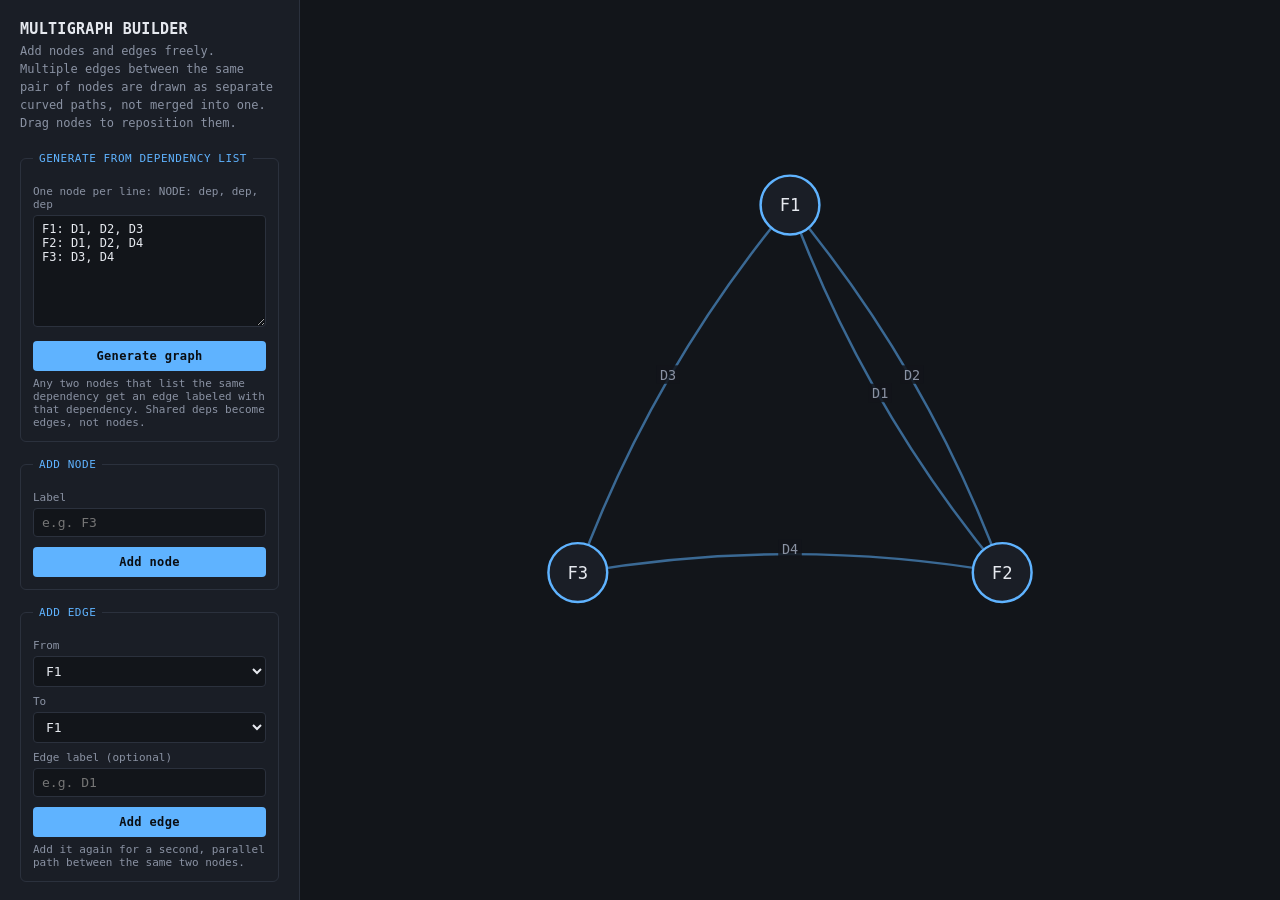
<file: multigraph-builder.html>
<!DOCTYPE html>
<html lang="en">
<head>
<meta charset="UTF-8">
<title>Multigraph Builder</title>
<style>
  :root {
    --bg: #12151a;
    --panel: #1a1e26;
    --line: #2b313d;
    --text: #e6e9ef;
    --muted: #8a92a3;
    --accent: #5fb3ff;
    --accent2: #ff9d5f;
  }
  * { box-sizing: border-box; }
  html, body { height: 100%; margin: 0; }
  body {
    font-family: ui-monospace, "SF Mono", "Cascadia Code", Consolas, monospace;
    background: var(--bg);
    color: var(--text);
    display: flex;
  }
  #sidebar {
    width: 300px;
    flex-shrink: 0;
    background: var(--panel);
    border-right: 1px solid var(--line);
    padding: 20px;
    overflow-y: auto;
    height: 100vh;
  }
  h1 { font-size: 15px; letter-spacing: 0.02em; margin: 0 0 4px; }
  .sub { font-size: 12px; color: var(--muted); margin: 0 0 20px; line-height: 1.5; }
  fieldset { border: 1px solid var(--line); border-radius: 6px; padding: 12px; margin: 0 0 16px; }
  legend { font-size: 11px; color: var(--accent); padding: 0 6px; letter-spacing: 0.05em; text-transform: uppercase; }
  label { display: block; font-size: 11px; color: var(--muted); margin: 8px 0 4px; }
  input, select {
    width: 100%; background: var(--bg); border: 1px solid var(--line); color: var(--text);
    padding: 6px 8px; border-radius: 4px; font-family: inherit; font-size: 13px;
  }
  button {
    width: 100%; margin-top: 10px; background: var(--accent); color: #0a0d11; border: none;
    padding: 8px; border-radius: 4px; font-family: inherit; font-weight: 600; font-size: 12px;
    cursor: pointer; letter-spacing: 0.03em;
  }
  button:hover { opacity: 0.85; }
  button.secondary { background: transparent; color: var(--muted); border: 1px solid var(--line); }
  #edgeList { font-size: 12px; color: var(--muted); max-height: 160px; overflow-y: auto; line-height: 1.7; }
  .edge-row { display: flex; justify-content: space-between; border-bottom: 1px solid var(--line); padding: 2px 0; }
  .edge-row span:first-child { color: var(--text); }
  .del { cursor: pointer; color: var(--accent2); }
  #hint { font-size: 11px; color: var(--muted); margin-top: 6px; }
  #canvasWrap { flex: 1; position: relative; height: 100vh; }
  svg { width: 100%; height: 100%; display: block; cursor: grab; }
  .node-circle { fill: #1a1e26; stroke: var(--accent); stroke-width: 2; cursor: grab; }
  .node-label { fill: var(--text); font-size: 14px; font-family: inherit; text-anchor: middle; dominant-baseline: central; pointer-events: none; }
  .edge-path { fill: none; stroke: #5fb3ff88; stroke-width: 2; }
  .edge-label { fill: var(--muted); font-size: 11px; font-family: inherit; text-anchor: middle; }
  .edge-label-bg { fill: var(--bg); opacity: 0.85; }
</style>
</head>
<body>

<div id="sidebar">
  <h1>MULTIGRAPH BUILDER</h1>
  <p class="sub">Add nodes and edges freely. Multiple edges between the same pair of nodes are drawn as separate curved paths, not merged into one. Drag nodes to reposition them.</p>

  <fieldset>
    <legend>Generate from dependency list</legend>
    <label for="depInput">One node per line: <code>NODE: dep, dep, dep</code></label>
    <textarea id="depInput" rows="7" style="width:100%; background:var(--bg); border:1px solid var(--line); color:var(--text); padding:6px 8px; border-radius:4px; font-family:inherit; font-size:12px; resize:vertical;">F1: D1, D2, D3
F2: D1, D2, D4
F3: D3, D4</textarea>
    <button id="generateBtn">Generate graph</button>
    <div id="hint">Any two nodes that list the same dependency get an edge labeled with that dependency. Shared deps become edges, not nodes.</div>
  </fieldset>

  <fieldset>
    <legend>Add node</legend>
    <label for="nodeId">Label</label>
    <input id="nodeId" placeholder="e.g. F3">
    <button id="addNodeBtn">Add node</button>
  </fieldset>

  <fieldset>
    <legend>Add edge</legend>
    <label for="edgeFrom">From</label>
    <select id="edgeFrom"></select>
    <label for="edgeTo">To</label>
    <select id="edgeTo"></select>
    <label for="edgeLabel">Edge label (optional)</label>
    <input id="edgeLabel" placeholder="e.g. D1">
    <button id="addEdgeBtn">Add edge</button>
    <div id="hint">Add it again for a second, parallel path between the same two nodes.</div>
  </fieldset>

  <fieldset>
    <legend>Current edges</legend>
    <div id="edgeList"></div>
  </fieldset>

  <button class="secondary" id="resetBtn">Reset to F1/F2 example</button>
</div>

<div id="canvasWrap">
  <svg id="svg" viewBox="0 0 800 600"></svg>
</div>

<script>
(function () {
  const svgNS = "http://www.w3.org/2000/svg";
  const svg = document.getElementById('svg');

  let nodes = {};   // id -> {x, y}
  let edges = [];    // {id, from, to, label, bend}
  let nextEdgeId = 1;
  let dragging = null;

  function addNodeAt(id, x, y) {
    if (nodes[id]) return false;
    nodes[id] = { x, y };
    return true;
  }

  function addEdgeInternal(from, to, label) {
    if (!nodes[from] || !nodes[to]) return;
    const parallelCount = edges.filter(e =>
      (e.from === from && e.to === to) || (e.from === to && e.to === from)
    ).length;
    const dir = parallelCount % 2 === 0 ? 1 : -1;
    const magnitude = 30 + Math.floor(parallelCount / 2) * 35;
    const bend = dir * magnitude;
    edges.push({ id: nextEdgeId++, from, to, label, bend });
  }

  function removeEdgeInternal(id) {
    edges = edges.filter(e => e.id !== id);
  }

  function randomPos() {
    const w = svg.viewBox.baseVal.width || 800;
    const h = svg.viewBox.baseVal.height || 600;
    return { x: 120 + Math.random() * (w - 240), y: 100 + Math.random() * (h - 200) };
  }

  function quadPoint(x1, y1, x2, y2, bend, t) {
    const mx = (x1 + x2) / 2;
    const my = (y1 + y2) / 2;
    const dx = x2 - x1, dy = y2 - y1;
    const len = Math.hypot(dx, dy) || 1;
    const nx = -dy / len, ny = dx / len;
    const cx = mx + nx * bend;
    const cy = my + ny * bend;
    const omt = 1 - t;
    const px = omt * omt * x1 + 2 * omt * t * cx + t * t * x2;
    const py = omt * omt * y1 + 2 * omt * t * cy + t * t * y2;
    return { x: px, y: py, cx, cy };
  }

  function render() {
    svg.innerHTML = '';

    edges.forEach(e => {
      const a = nodes[e.from], b = nodes[e.to];
      if (!a || !b) return;
      const { cx, cy } = quadPoint(a.x, a.y, b.x, b.y, e.bend, 0.5);

      const path = document.createElementNS(svgNS, 'path');
      const d = `M ${a.x} ${a.y} Q ${cx} ${cy} ${b.x} ${b.y}`;
      path.setAttribute('d', d);
      path.setAttribute('class', 'edge-path');
      svg.appendChild(path);

      if (e.label) {
        const mid = quadPoint(a.x, a.y, b.x, b.y, e.bend, 0.5);
        const bg = document.createElementNS(svgNS, 'rect');
        const text = document.createElementNS(svgNS, 'text');
        text.setAttribute('x', mid.x);
        text.setAttribute('y', mid.y);
        text.setAttribute('class', 'edge-label');
        text.textContent = e.label;
        svg.appendChild(text);
        requestAnimationFrame(() => {
          try {
            const bbox = text.getBBox();
            bg.setAttribute('x', bbox.x - 3);
            bg.setAttribute('y', bbox.y - 1);
            bg.setAttribute('width', bbox.width + 6);
            bg.setAttribute('height', bbox.height + 2);
            bg.setAttribute('class', 'edge-label-bg');
            svg.insertBefore(bg, text);
          } catch (err) {}
        });
      }
    });

    Object.keys(nodes).forEach(id => {
      const n = nodes[id];
      const g = document.createElementNS(svgNS, 'g');
      g.setAttribute('data-id', id);

      const circle = document.createElementNS(svgNS, 'circle');
      circle.setAttribute('cx', n.x);
      circle.setAttribute('cy', n.y);
      circle.setAttribute('r', 24);
      circle.setAttribute('class', 'node-circle');
      g.appendChild(circle);

      const label = document.createElementNS(svgNS, 'text');
      label.setAttribute('x', n.x);
      label.setAttribute('y', n.y);
      label.setAttribute('class', 'node-label');
      label.textContent = id;
      g.appendChild(label);

      g.addEventListener('mousedown', (ev) => {
        dragging = id;
        ev.preventDefault();
      });

      svg.appendChild(g);
    });

    refreshSelects();
    refreshEdgeList();
  }

  function svgPoint(evt) {
    const pt = svg.createSVGPoint();
    pt.x = evt.clientX;
    pt.y = evt.clientY;
    const ctm = svg.getScreenCTM().inverse();
    const p = pt.matrixTransform(ctm);
    return { x: p.x, y: p.y };
  }

  svg.addEventListener('mousemove', (ev) => {
    if (!dragging) return;
    const p = svgPoint(ev);
    nodes[dragging].x = p.x;
    nodes[dragging].y = p.y;
    render();
  });
  window.addEventListener('mouseup', () => { dragging = null; });

  function refreshSelects() {
    const ids = Object.keys(nodes);
    const from = document.getElementById('edgeFrom');
    const to = document.getElementById('edgeTo');
    [from, to].forEach(sel => {
      const current = sel.value;
      sel.innerHTML = ids.map(id => `<option value="${id}">${id}</option>`).join('');
      if (ids.includes(current)) sel.value = current;
    });
  }

  function refreshEdgeList() {
    const list = document.getElementById('edgeList');
    if (edges.length === 0) {
      list.innerHTML = '<span style="opacity:0.5">No edges yet.</span>';
      return;
    }
    list.innerHTML = edges.map(e => `
      <div class="edge-row">
        <span>${e.from} — ${e.to}${e.label ? ' (' + e.label + ')' : ''}</span>
        <span class="del" data-edge-id="${e.id}">✕</span>
      </div>
    `).join('');
    list.querySelectorAll('.del').forEach(el => {
      el.addEventListener('click', () => {
        removeEdgeInternal(parseInt(el.getAttribute('data-edge-id'), 10));
        render();
      });
    });
  }

  document.getElementById('addNodeBtn').addEventListener('click', () => {
    const input = document.getElementById('nodeId');
    const id = input.value.trim();
    if (!id || nodes[id]) { input.value = ''; return; }
    const pos = randomPos();
    addNodeAt(id, pos.x, pos.y);
    input.value = '';
    render();
  });

  document.getElementById('addEdgeBtn').addEventListener('click', () => {
    const from = document.getElementById('edgeFrom').value;
    const to = document.getElementById('edgeTo').value;
    const labelInput = document.getElementById('edgeLabel');
    const label = labelInput.value.trim();
    if (!from || !to) return;
    addEdgeInternal(from, to, label);
    labelInput.value = '';
    render();
  });

  document.getElementById('resetBtn').addEventListener('click', resetExample);

  function circleLayout(ids) {
    const w = svg.viewBox.baseVal.width || 800;
    const h = svg.viewBox.baseVal.height || 600;
    const cx = w / 2, cy = h / 2;
    const r = Math.min(w, h) / 2 - 100;
    const n = ids.length;
    ids.forEach((id, i) => {
      const angle = (2 * Math.PI * i) / n - Math.PI / 2;
      addNodeAt(id, cx + r * Math.cos(angle), cy + r * Math.sin(angle));
    });
  }

  function parseDependencyList(text) {
    // returns { nodeOrder: [F1, F2, ...], depsByNode: { F1: Set(D1,D2,...) } }
    const depsByNode = {};
    const nodeOrder = [];
    text.split('\n').forEach(line => {
      const trimmed = line.trim();
      if (!trimmed) return;
      const colonIdx = trimmed.indexOf(':');
      if (colonIdx === -1) return;
      const node = trimmed.slice(0, colonIdx).trim();
      if (!node) return;
      const deps = trimmed.slice(colonIdx + 1)
        .split(',')
        .map(d => d.trim())
        .filter(Boolean);
      if (!depsByNode[node]) {
        depsByNode[node] = new Set();
        nodeOrder.push(node);
      }
      deps.forEach(d => depsByNode[node].add(d));
    });
    return { nodeOrder, depsByNode };
  }

  function generateFromDeps() {
    const text = document.getElementById('depInput').value;
    const { nodeOrder, depsByNode } = parseDependencyList(text);
    if (nodeOrder.length === 0) return;

    nodes = {};
    edges = [];
    nextEdgeId = 1;

    circleLayout(nodeOrder);

    // Build dep -> [nodes that have it], preserving node order for stable pairing
    const nodesByDep = {};
    nodeOrder.forEach(node => {
      depsByNode[node].forEach(dep => {
        if (!nodesByDep[dep]) nodesByDep[dep] = [];
        nodesByDep[dep].push(node);
      });
    });

    // For each dependency shared by 2+ nodes, connect every pair with an edge labeled by that dependency
    Object.keys(nodesByDep).forEach(dep => {
      const holders = nodesByDep[dep];
      for (let i = 0; i < holders.length; i++) {
        for (let j = i + 1; j < holders.length; j++) {
          addEdgeInternal(holders[i], holders[j], dep);
        }
      }
    });

    render();
  }

  document.getElementById('generateBtn').addEventListener('click', generateFromDeps);

  function resetExample() {
    nodes = {};
    edges = [];
    nextEdgeId = 1;
    addNodeAt('F1', 250, 300);
    addNodeAt('F2', 550, 300);
    addEdgeInternal('F1', 'F2', 'D1');
    addEdgeInternal('F1', 'F2', 'D2');
    render();
  }

  generateFromDeps();
})();
</script>

</body>
</html>
</file>
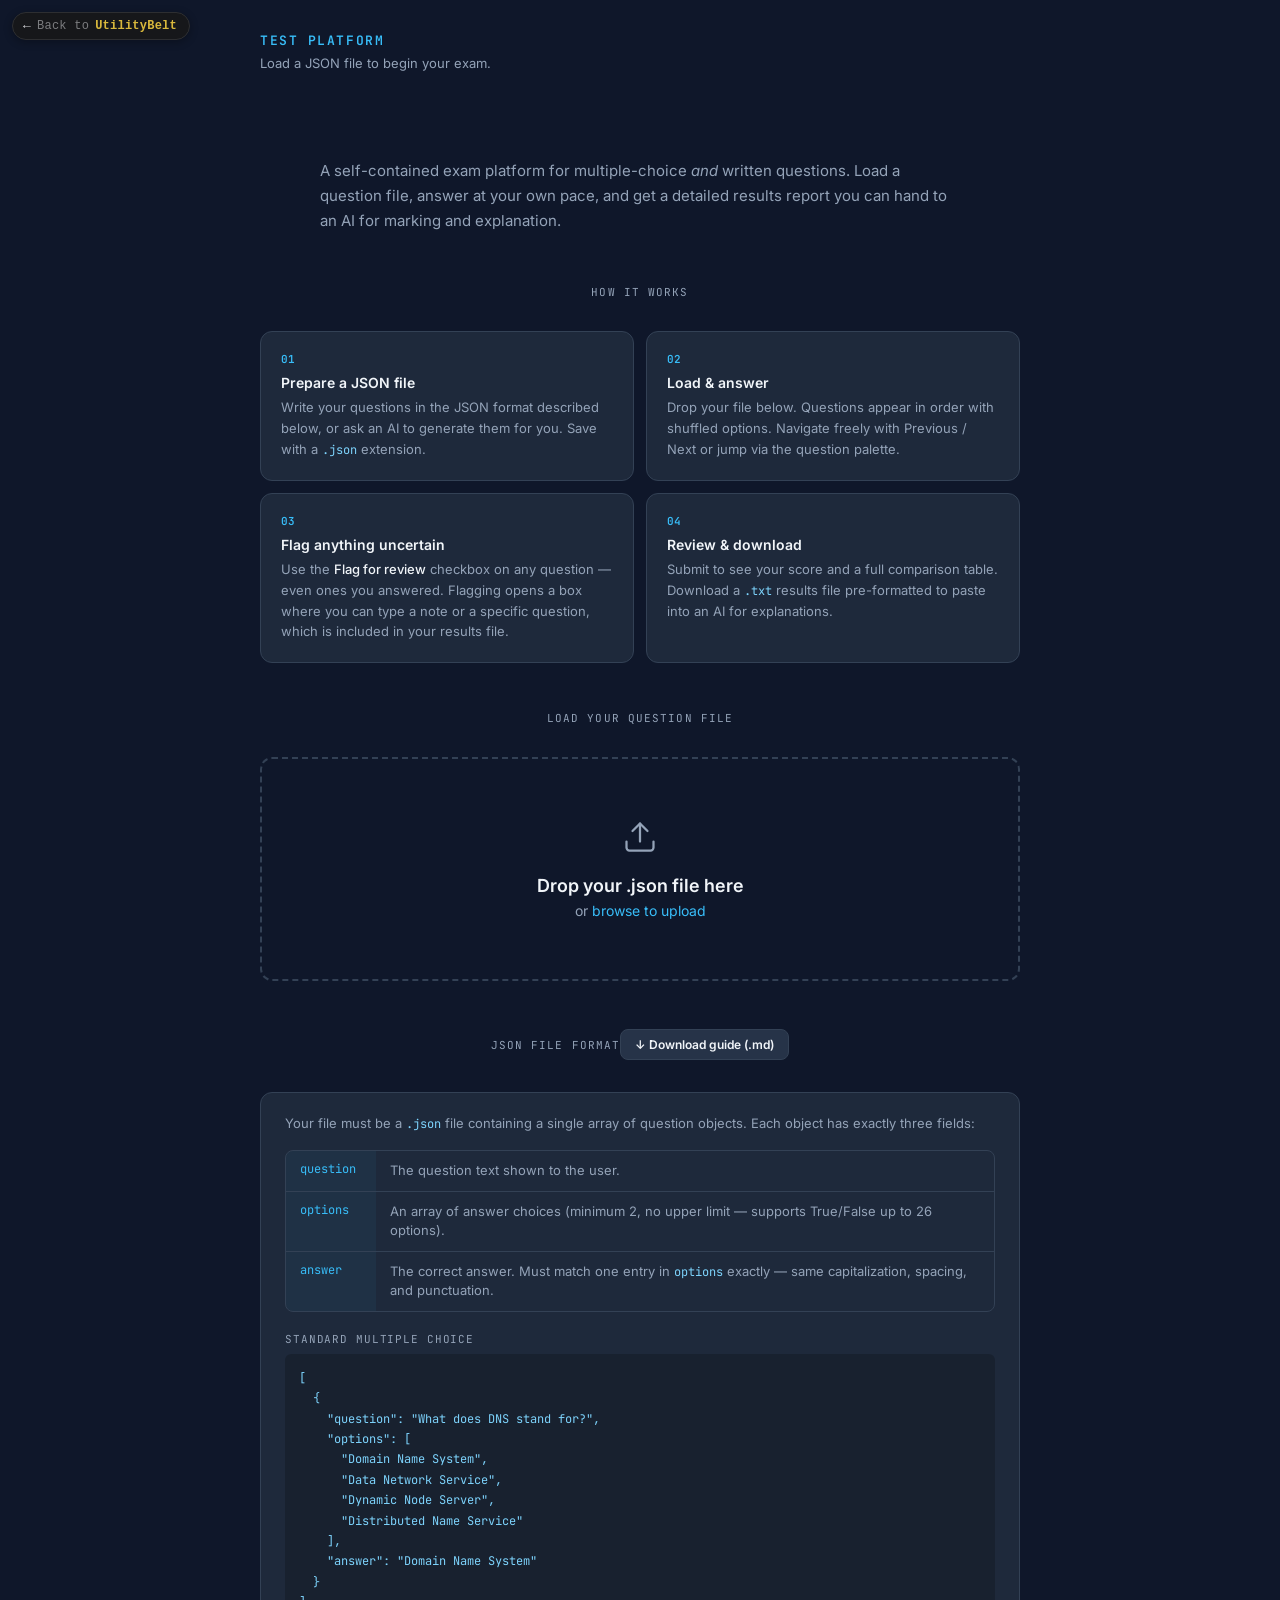
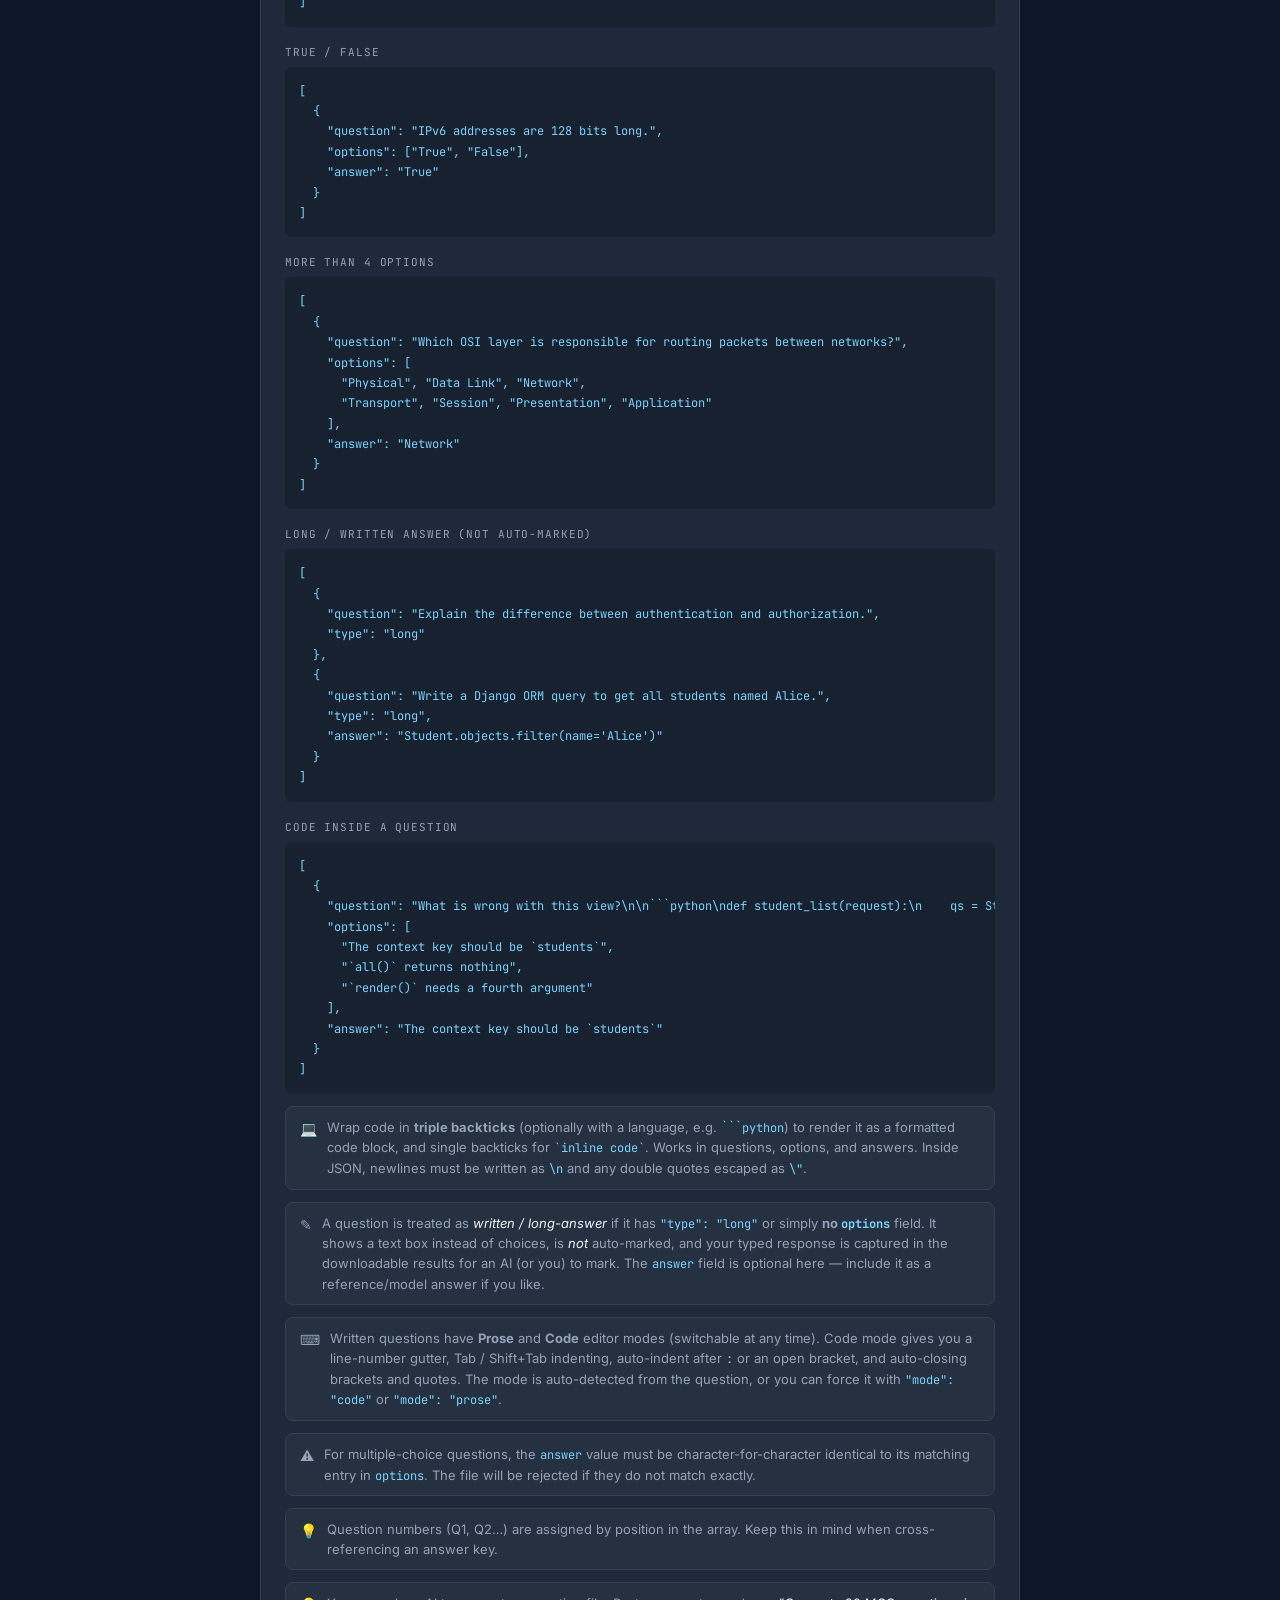
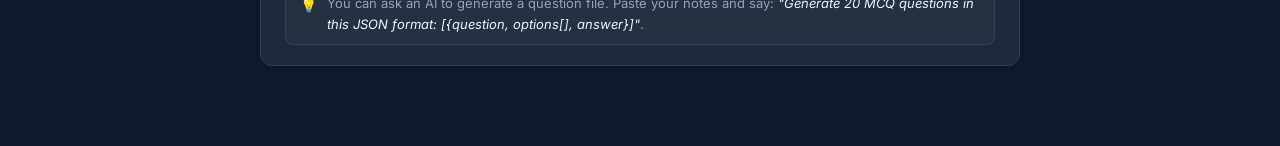
<file: applets/exam-platform.html>
<!DOCTYPE html>
<html lang="en">
<head>
<meta charset="UTF-8">
<meta name="viewport" content="width=device-width, initial-scale=1.0">
<title>Test Platform</title>
<link rel="preconnect" href="https://fonts.googleapis.com">
<link href="https://fonts.googleapis.com/css2?family=Inter:wght@300;400;500;600;700&family=JetBrains+Mono:wght@400;600&display=swap" rel="stylesheet">
<link rel="stylesheet" href="../assets/ub-nav.css">
<script src="../assets/ub-nav.js" defer></script>
<style>
  *, *::before, *::after { box-sizing: border-box; margin: 0; padding: 0; }

  :root {
    --bg:        #0F172A;
    --surface:   #1E293B;
    --surface2:  #263348;
    --border:    #334155;
    --accent:    #38BDF8;
    --accent-dim:#0EA5E9;
    --text:      #F1F5F9;
    --muted:     #94A3B8;
    --correct:   #22C55E;
    --wrong:     #EF4444;
    --warn:      #F59E0B;
    --radius:    12px;
    --mono:      'JetBrains Mono', monospace;
    --sans:      'Inter', sans-serif;
  }

  body {
    font-family: var(--sans);
    background: var(--bg);
    color: var(--text);
    min-height: 100vh;
    display: flex;
    flex-direction: column;
    align-items: center;
    padding: 0 16px 80px;
  }

  /* ── HEADER ── */
  header {
    width: 100%;
    max-width: 760px;
    padding: 32px 0 0;
    display: flex;
    flex-direction: column;
    gap: 6px;
  }
  header h1 {
    font-family: var(--mono);
    font-size: 13px;
    font-weight: 600;
    letter-spacing: 0.12em;
    text-transform: uppercase;
    color: var(--accent);
  }
  header p { font-size: 13px; color: var(--muted); }

  /* ── PROGRESS BAR ── */
  #progress-wrap { width: 100%; max-width: 760px; margin: 24px 0 0; }
  #progress-meta {
    display: flex;
    justify-content: space-between;
    font-family: var(--mono);
    font-size: 12px;
    color: var(--muted);
    margin-bottom: 8px;
  }
  #progress-track { height: 4px; background: var(--surface2); border-radius: 99px; overflow: hidden; }
  #progress-fill  { height: 100%; background: var(--accent); border-radius: 99px; transition: width 0.35s ease; width: 0%; }

  /* ── SCREENS ── */
  .screen { display: none; width: 100%; max-width: 760px; }
  .screen.active { display: block; }

  /* ── UPLOAD SCREEN ── */
  #upload-screen { margin-top: 60px; display: none; flex-direction: column; align-items: center; gap: 20px; }
  #upload-screen.active { display: flex; }

  .drop-zone {
    width: 100%;
    border: 2px dashed var(--border);
    border-radius: var(--radius);
    padding: 60px 32px;
    text-align: center;
    cursor: pointer;
    transition: border-color 0.2s, background 0.2s;
  }
  .drop-zone:hover, .drop-zone.drag-over { border-color: var(--accent); background: rgba(56,189,248,0.04); }
  .drop-zone svg { color: var(--muted); margin-bottom: 16px; }
  .drop-zone h2 { font-size: 18px; font-weight: 600; margin-bottom: 6px; }
  .drop-zone p  { font-size: 14px; color: var(--muted); }
  .drop-zone span { color: var(--accent); }
  #file-input { display: none; }

  .format-box {
    width: 100%;
    background: var(--surface);
    border: 1px solid var(--border);
    border-radius: var(--radius);
    padding: 20px 24px;
  }
  .format-box h3 { font-size: 12px; font-family: var(--mono); color: var(--muted); letter-spacing: 0.1em; text-transform: uppercase; margin-bottom: 12px; }
  .format-box pre { font-family: var(--mono); font-size: 12px; color: #7DD3FC; overflow-x: auto; line-height: 1.7; }

  .error-msg {
    background: rgba(239,68,68,0.1);
    border: 1px solid rgba(239,68,68,0.3);
    border-radius: 8px;
    padding: 12px 16px;
    font-size: 13px;
    color: #FCA5A5;
    display: none;
    width: 100%;
  }

  /* ── QUESTION SCREEN ── */
  #question-screen { margin-top: 32px; }

  .q-card {
    background: var(--surface);
    border: 1px solid var(--border);
    border-radius: var(--radius);
    padding: 32px;
    animation: fadeUp 0.25s ease;
  }
  @keyframes fadeUp {
    from { opacity: 0; transform: translateY(10px); }
    to   { opacity: 1; transform: translateY(0); }
  }

  .q-eyebrow { font-family: var(--mono); font-size: 11px; color: var(--muted); letter-spacing: 0.1em; text-transform: uppercase; margin-bottom: 14px; }
  .q-text    { font-size: 18px; font-weight: 500; line-height: 1.55; margin-bottom: 28px; }

  .options { display: flex; flex-direction: column; gap: 10px; }

  .option {
    display: flex;
    align-items: flex-start;
    gap: 14px;
    background: var(--surface2);
    border: 1.5px solid var(--border);
    border-radius: 10px;
    padding: 14px 18px;
    cursor: pointer;
    transition: border-color 0.15s, background 0.15s;
    font-size: 15px;
    line-height: 1.45;
    user-select: none;
  }
  .option:hover   { border-color: var(--accent); background: rgba(56,189,248,0.06); }
  .option.selected { border-color: var(--accent); background: rgba(56,189,248,0.1); }

  .option-key {
    font-family: var(--mono);
    font-size: 12px;
    font-weight: 600;
    color: var(--accent);
    background: rgba(56,189,248,0.12);
    border-radius: 5px;
    padding: 2px 7px;
    flex-shrink: 0;
    margin-top: 1px;
  }
  .option.selected .option-key { background: var(--accent); color: var(--bg); }

  /* ── NAV BAR (prev / next) ── */
  .q-nav {
    display: flex;
    justify-content: space-between;
    align-items: center;
    margin-top: 28px;
    gap: 12px;
  }
  .q-nav-center {
    font-family: var(--mono);
    font-size: 12px;
    color: var(--muted);
    text-align: center;
    flex: 1;
  }

  /* ── QUESTION PALETTE ── */
  .palette-wrap {
    margin-top: 20px;
    background: var(--surface);
    border: 1px solid var(--border);
    border-radius: var(--radius);
    padding: 20px 24px;
  }
  .palette-header {
    display: flex;
    justify-content: space-between;
    align-items: center;
    margin-bottom: 14px;
  }
  .palette-header span {
    font-family: var(--mono);
    font-size: 11px;
    color: var(--muted);
    letter-spacing: 0.1em;
    text-transform: uppercase;
  }
  .palette-legend {
    display: flex;
    gap: 14px;
    font-size: 11px;
    color: var(--muted);
    align-items: center;
  }
  .palette-legend i {
    display: inline-block;
    width: 10px;
    height: 10px;
    border-radius: 3px;
    margin-right: 4px;
    vertical-align: middle;
  }
  .palette-legend .l-current  { background: var(--accent); }
  .palette-legend .l-answered { background: rgba(56,189,248,0.25); border: 1px solid var(--accent); }
  .palette-legend .l-empty    { background: var(--surface2); border: 1px solid var(--border); }
  .palette-legend .l-flagged  { background: rgba(245,158,11,0.3); border: 1px solid var(--warn); }

  .palette-grid {
    display: flex;
    flex-wrap: wrap;
    gap: 6px;
  }

  .palette-btn {
    font-family: var(--mono);
    font-size: 11px;
    font-weight: 600;
    width: 36px;
    height: 36px;
    border-radius: 6px;
    border: 1.5px solid var(--border);
    background: var(--surface2);
    color: var(--muted);
    cursor: pointer;
    display: flex;
    align-items: center;
    justify-content: center;
    transition: border-color 0.15s, background 0.15s, color 0.15s;
    flex-shrink: 0;
  }
  .palette-btn:hover               { border-color: var(--accent); color: var(--text); }
  .palette-btn.is-answered         { background: rgba(56,189,248,0.15); border-color: var(--accent); color: var(--accent); }
  .palette-btn.is-current          { background: var(--accent); border-color: var(--accent); color: var(--bg); }
  .palette-btn.is-flagged          { border-color: var(--warn); color: var(--warn); }
  .palette-btn.is-flagged.is-answered { background: rgba(245,158,11,0.15); border-color: var(--warn); color: var(--warn); }

  /* ── FLAG CHECKBOX ── */
  .flag-row {
    display: flex;
    align-items: center;
    gap: 10px;
    margin-top: 22px;
    padding-top: 18px;
    border-top: 1px solid var(--border);
    cursor: pointer;
    width: fit-content;
    user-select: none;
  }
  .flag-row input[type="checkbox"] { display: none; }
  .flag-box {
    width: 18px;
    height: 18px;
    border: 1.5px solid var(--border);
    border-radius: 4px;
    background: var(--surface2);
    display: flex;
    align-items: center;
    justify-content: center;
    flex-shrink: 0;
    transition: border-color 0.15s, background 0.15s;
    font-size: 11px;
  }
  .flag-row:hover .flag-box { border-color: var(--warn); }
  .flag-row.is-flagged .flag-box { background: rgba(245,158,11,0.2); border-color: var(--warn); }
  .flag-label { font-size: 13px; color: var(--muted); transition: color 0.15s; }
  .flag-row:hover .flag-label { color: var(--warn); }
  .flag-row.is-flagged .flag-label { color: var(--warn); font-weight: 500; }

  /* ── FLAG NOTE ── */
  .flag-note-wrap {
    display: none;
    margin-top: 12px;
    padding: 14px 16px;
    background: rgba(245,158,11,0.06);
    border: 1px solid rgba(245,158,11,0.3);
    border-radius: 10px;
    animation: fadeUp 0.2s ease;
  }
  .flag-note-wrap.is-open { display: block; }
  .flag-note-label {
    display: block;
    font-size: 12px;
    font-weight: 600;
    color: var(--warn);
    margin-bottom: 8px;
  }
  .flag-note-label span { font-weight: 400; color: var(--muted); font-size: 11px; }
  .flag-note-input {
    width: 100%;
    min-height: 68px;
    resize: vertical;
    background: rgba(0,0,0,0.22);
    border: 1px solid var(--border);
    border-radius: 8px;
    padding: 10px 12px;
    color: var(--text);
    font-family: var(--sans);
    font-size: 13.5px;
    line-height: 1.55;
    transition: border-color 0.15s;
  }
  .flag-note-input::placeholder { color: var(--muted); opacity: 0.75; }
  .flag-note-input:focus { outline: none; border-color: var(--warn); }

  .flag-note-out {
    margin-top: 6px;
    font-size: 11.5px;
    line-height: 1.45;
    color: #FCD34D;
    max-width: 180px;
    white-space: pre-wrap;
    word-break: break-word;
  }

  /* submit row */
  .submit-row {
    margin-top: 16px;
    display: flex;
    justify-content: flex-end;
  }

  /* ── BUTTONS ── */
  .btn {
    display: inline-flex;
    align-items: center;
    gap: 8px;
    padding: 11px 24px;
    border-radius: 8px;
    font-family: var(--sans);
    font-size: 14px;
    font-weight: 600;
    cursor: pointer;
    border: none;
    transition: opacity 0.15s, transform 0.1s;
    white-space: nowrap;
  }
  .btn:active { transform: scale(0.97); }
  .btn-primary { background: var(--accent); color: var(--bg); }
  .btn-primary:hover { background: var(--accent-dim); }
  .btn-primary:disabled { opacity: 0.35; cursor: not-allowed; }
  .btn-ghost { background: var(--surface2); color: var(--text); border: 1px solid var(--border); }
  .btn-ghost:hover { border-color: var(--accent); }
  .btn-ghost:disabled { opacity: 0.3; cursor: not-allowed; }
  .btn-danger { background: rgba(239,68,68,0.15); color: #F87171; border: 1px solid rgba(239,68,68,0.3); }
  .btn-danger:hover { background: rgba(239,68,68,0.25); }

  /* ── RESULTS SCREEN ── */
  #results-screen { margin-top: 32px; }

  .score-banner {
    background: var(--surface);
    border: 1px solid var(--border);
    border-radius: var(--radius);
    padding: 36px 32px;
    display: flex;
    align-items: center;
    justify-content: space-between;
    gap: 24px;
    margin-bottom: 24px;
  }
  .score-left h2 { font-size: 15px; font-weight: 500; color: var(--muted); margin-bottom: 6px; }
  .score-big { font-family: var(--mono); font-size: 56px; font-weight: 600; line-height: 1; }
  .score-big.pass { color: var(--correct); }
  .score-big.fail { color: var(--wrong); }
  .score-big.mid  { color: var(--warn); }
  .score-right { text-align: right; font-family: var(--mono); font-size: 13px; color: var(--muted); line-height: 1.9; }
  .score-right strong { color: var(--text); }

  .table-header { display: flex; justify-content: space-between; align-items: center; margin-bottom: 12px; }
  .table-header h3 { font-size: 12px; font-family: var(--mono); color: var(--muted); letter-spacing: 0.1em; text-transform: uppercase; }

  .results-table { width: 100%; border-collapse: collapse; }
  .results-table th {
    font-family: var(--mono);
    font-size: 11px;
    letter-spacing: 0.08em;
    text-transform: uppercase;
    color: var(--muted);
    padding: 10px 16px;
    text-align: left;
    border-bottom: 1px solid var(--border);
  }
  .results-table td { padding: 14px 16px; font-size: 13.5px; line-height: 1.45; border-bottom: 1px solid var(--border); vertical-align: top; }
  .results-table tr:last-child td { border-bottom: none; }
  .results-table tr.row-correct td { background: rgba(34,197,94,0.05); }
  .results-table tr.row-wrong   td { background: rgba(239,68,68,0.05); }
  .results-table tr.row-skip    td { background: rgba(245,158,11,0.05); }

  .badge { display: inline-flex; align-items: center; gap: 5px; font-family: var(--mono); font-size: 11px; font-weight: 600; padding: 3px 9px; border-radius: 99px; white-space: nowrap; }
  .badge-correct { background: rgba(34,197,94,0.15);  color: #4ADE80; }
  .badge-wrong   { background: rgba(239,68,68,0.15);  color: #F87171; }
  .badge-skip    { background: rgba(245,158,11,0.15); color: #FCD34D; }
  .badge-written { background: rgba(56,189,248,0.15); color: #7DD3FC; }
  .badge-flag    { background: rgba(245,158,11,0.2);  color: #FCD34D; }

  /* ── CODE IN QUESTIONS / OPTIONS ── */
  .code-block {
    font-family: var(--mono);
    font-size: 13px;
    line-height: 1.6;
    color: #7DD3FC;
    background: rgba(0,0,0,0.32);
    border: 1px solid var(--border);
    border-radius: 8px;
    padding: 14px 16px;
    margin: 12px 0;
    overflow-x: auto;
    white-space: pre;
    tab-size: 4;
  }
  .code-block code { font-family: inherit; background: none; padding: 0; color: inherit; }
  .code-inline {
    font-family: var(--mono);
    font-size: 0.92em;
    color: #7DD3FC;
    background: rgba(56,189,248,0.1);
    border: 1px solid rgba(56,189,248,0.18);
    border-radius: 4px;
    padding: 1px 6px;
    white-space: nowrap;
  }
  .option-body { flex: 1; min-width: 0; }
  .option-body .code-block { margin: 8px 0 2px; font-size: 12.5px; }
  .q-text .code-block { margin: 14px 0; }
  /* results table: keep code compact */
  .results-table .code-block { font-size: 12px; padding: 10px 12px; margin: 8px 0; }
  .results-table .code-inline { font-size: 11.5px; white-space: normal; }

  /* ── LONG ANSWER / EDITOR ── */
  .longanswer-wrap { width: 100%; }

  .editor-bar {
    display: flex;
    align-items: center;
    justify-content: space-between;
    gap: 12px;
    margin-bottom: 8px;
    flex-wrap: wrap;
  }
  .editor-modes {
    display: inline-flex;
    background: var(--surface2);
    border: 1px solid var(--border);
    border-radius: 8px;
    padding: 3px;
    gap: 2px;
  }
  .editor-mode-btn {
    font-family: var(--mono);
    font-size: 11px;
    font-weight: 600;
    letter-spacing: 0.04em;
    padding: 5px 14px;
    border: none;
    border-radius: 6px;
    background: transparent;
    color: var(--muted);
    cursor: pointer;
    transition: background 0.15s, color 0.15s;
  }
  .editor-mode-btn:hover { color: var(--text); }
  .editor-mode-btn.active { background: var(--accent); color: var(--bg); }
  .editor-hint { font-size: 11px; color: var(--muted); font-family: var(--mono); }

  .editor-body {
    display: flex;
    width: 100%;
    background: var(--surface2);
    border: 1.5px solid var(--border);
    border-radius: 10px;
    overflow: hidden;
    transition: border-color 0.15s, background 0.15s;
  }
  .editor-body:focus-within { border-color: var(--accent); background: rgba(56,189,248,0.05); }
  .editor-body.is-code { background: rgba(0,0,0,0.28); }
  .editor-body.is-code:focus-within { background: rgba(0,0,0,0.34); }

  .editor-gutter {
    flex-shrink: 0;
    padding: 16px 10px 16px 14px;
    font-family: var(--mono);
    font-size: 13.5px;
    line-height: 1.65;
    color: var(--muted);
    opacity: 0.55;
    text-align: right;
    user-select: none;
    overflow: hidden;
    border-right: 1px solid var(--border);
    min-width: 44px;
  }
  .editor-gutter span { display: block; }

  .longanswer-input {
    flex: 1;
    min-width: 0;
    min-height: 200px;
    resize: vertical;
    background: transparent;
    border: none;
    padding: 16px 18px;
    color: var(--text);
    font-family: var(--mono);
    font-size: 14px;
    line-height: 1.65;
    overflow-y: hidden;
  }
  .longanswer-input:focus { outline: none; }
  .longanswer-input::placeholder { color: var(--muted); opacity: 0.7; }
  .longanswer-input.is-code {
    font-size: 13.5px;
    color: #BAE6FD;
    tab-size: 4;
    white-space: pre;
    overflow-x: auto;
  }
  .q-type-tag {
    display: inline-block;
    font-family: var(--mono);
    font-size: 10px;
    font-weight: 600;
    letter-spacing: 0.08em;
    text-transform: uppercase;
    padding: 2px 8px;
    border-radius: 5px;
    margin-left: 10px;
    vertical-align: middle;
  }
  .q-type-tag.mcq     { background: rgba(56,189,248,0.12); color: var(--accent); }
  .q-type-tag.written { background: rgba(245,158,11,0.15); color: #FCD34D; }

  .q-num { font-family: var(--mono); font-size: 12px; color: var(--muted); }

  .retry-row { margin-top: 28px; display: flex; gap: 12px; justify-content: flex-end; flex-wrap: wrap; }

  /* ── LANDING PAGE ── */
  .landing-hero { margin-top: 28px; margin-bottom: 4px; }
  .landing-tagline { font-size: 15px; color: var(--muted); line-height: 1.65; max-width: 640px; }

  .section-label {
    font-family: var(--mono);
    font-size: 11px;
    letter-spacing: 0.1em;
    text-transform: uppercase;
    color: var(--muted);
    margin: 28px 0 12px;
  }
  .section-label-row {
    display: flex;
    justify-content: space-between;
    align-items: center;
    margin: 28px 0 12px;
  }
  .section-label-inline {
    font-family: var(--mono);
    font-size: 11px;
    letter-spacing: 0.1em;
    text-transform: uppercase;
    color: var(--muted);
  }

  .steps-grid { display: grid; grid-template-columns: 1fr 1fr; gap: 12px; }
  @media (max-width: 560px) { .steps-grid { grid-template-columns: 1fr; } }
  .step-card {
    background: var(--surface);
    border: 1px solid var(--border);
    border-radius: var(--radius);
    padding: 20px;
  }
  .step-num { font-family: var(--mono); font-size: 11px; color: var(--accent); font-weight: 600; margin-bottom: 8px; }
  .step-title { font-size: 14px; font-weight: 600; margin-bottom: 6px; }
  .step-body { font-size: 13px; color: var(--muted); line-height: 1.6; }
  .step-body code { font-family: var(--mono); color: #7DD3FC; font-size: 12px; }
  .step-body strong { color: var(--text); font-weight: 500; }

  .btn-sm { padding: 7px 14px; font-size: 12px; }

  /* format box additions */
  .guide-intro { font-size: 13px; color: var(--muted); line-height: 1.6; margin-bottom: 16px; }
  .guide-intro code { font-family: var(--mono); color: #7DD3FC; font-size: 12px; }

  .field-table { margin-bottom: 20px; border: 1px solid var(--border); border-radius: 8px; overflow: hidden; }
  .field-row { display: flex; gap: 0; border-bottom: 1px solid var(--border); }
  .field-row-last { border-bottom: none; }
  .field-name { font-family: var(--mono); font-size: 12px; color: var(--accent); padding: 10px 14px; min-width: 90px; background: rgba(56,189,248,0.05); flex-shrink: 0; }
  .field-desc { font-size: 13px; color: var(--muted); padding: 10px 14px; line-height: 1.5; }
  .field-desc code { font-family: var(--mono); color: #7DD3FC; font-size: 12px; }

  .guide-section-title { font-family: var(--mono); font-size: 11px; color: var(--muted); letter-spacing: 0.08em; text-transform: uppercase; margin: 18px 0 8px; }

  .format-box pre { font-family: var(--mono); font-size: 12px; color: #7DD3FC; overflow-x: auto; line-height: 1.7; background: rgba(0,0,0,0.2); border-radius: 6px; padding: 14px; }

  .guide-rule {
    display: flex;
    gap: 10px;
    align-items: flex-start;
    margin-top: 12px;
    padding: 10px 14px;
    background: rgba(255,255,255,0.03);
    border-radius: 8px;
    border: 1px solid var(--border);
    font-size: 13px;
    color: var(--muted);
    line-height: 1.55;
  }
  .guide-rule code { font-family: var(--mono); color: #7DD3FC; font-size: 12px; }
  .guide-rule em { color: var(--text); font-style: italic; }
  .guide-rule-icon { flex-shrink: 0; font-size: 14px; margin-top: 1px; }
</style>
</head>
<body>

<header>
  <h1>Test Platform</h1>
  <p id="header-sub">Load a JSON file to begin your exam.</p>
</header>

<div id="progress-wrap" style="display:none">
  <div id="progress-meta">
    <span id="prog-label">Question 1 of ?</span>
    <span id="prog-pct">0%</span>
  </div>
  <div id="progress-track"><div id="progress-fill"></div></div>
</div>

<!-- UPLOAD SCREEN -->
<div id="upload-screen" class="screen active">

  <div class="landing-hero">
    <p class="landing-tagline">A self-contained exam platform for multiple-choice <em>and</em> written questions. Load a question file, answer at your own pace, and get a detailed results report you can hand to an AI for marking and explanation.</p>
  </div>

  <div class="section-label">How it works</div>
  <div class="steps-grid">
    <div class="step-card">
      <div class="step-num">01</div>
      <div class="step-title">Prepare a JSON file</div>
      <div class="step-body">Write your questions in the JSON format described below, or ask an AI to generate them for you. Save with a <code>.json</code> extension.</div>
    </div>
    <div class="step-card">
      <div class="step-num">02</div>
      <div class="step-title">Load &amp; answer</div>
      <div class="step-body">Drop your file below. Questions appear in order with shuffled options. Navigate freely with Previous / Next or jump via the question palette.</div>
    </div>
    <div class="step-card">
      <div class="step-num">03</div>
      <div class="step-title">Flag anything uncertain</div>
      <div class="step-body">Use the <strong>Flag for review</strong> checkbox on any question — even ones you answered. Flagging opens a box where you can type a note or a specific question, which is included in your results file.</div>
    </div>
    <div class="step-card">
      <div class="step-num">04</div>
      <div class="step-title">Review &amp; download</div>
      <div class="step-body">Submit to see your score and a full comparison table. Download a <code>.txt</code> results file pre-formatted to paste into an AI for explanations.</div>
    </div>
  </div>

  <div class="section-label">Load your question file</div>
  <div class="drop-zone" id="drop-zone">
    <svg width="36" height="36" viewBox="0 0 24 24" fill="none" stroke="currentColor" stroke-width="1.5" stroke-linecap="round" stroke-linejoin="round"><path d="M21 15v4a2 2 0 0 1-2 2H5a2 2 0 0 1-2-2v-4"/><polyline points="17 8 12 3 7 8"/><line x1="12" y1="3" x2="12" y2="15"/></svg>
    <h2>Drop your .json file here</h2>
    <p>or <span id="browse-trigger">browse to upload</span></p>
    <input type="file" id="file-input" accept=".json">
  </div>
  <div class="error-msg" id="error-msg"></div>

  <div class="section-label-row">
    <span class="section-label-inline">JSON file format</span>
    <button class="btn btn-ghost btn-sm" id="download-guide-btn">&#8595; Download guide (.md)</button>
  </div>
  <div class="format-box">
    <p class="guide-intro">Your file must be a <code>.json</code> file containing a single array of question objects. Each object has exactly three fields:</p>
    <div class="field-table">
      <div class="field-row"><span class="field-name">question</span><span class="field-desc">The question text shown to the user.</span></div>
      <div class="field-row"><span class="field-name">options</span><span class="field-desc">An array of answer choices (minimum 2, no upper limit — supports True/False up to 26 options).</span></div>
      <div class="field-row field-row-last"><span class="field-name">answer</span><span class="field-desc">The correct answer. Must match one entry in <code>options</code> exactly — same capitalization, spacing, and punctuation.</span></div>
    </div>
    <div class="guide-section-title">Standard multiple choice</div>
    <pre>[
  {
    "question": "What does DNS stand for?",
    "options": [
      "Domain Name System",
      "Data Network Service",
      "Dynamic Node Server",
      "Distributed Name Service"
    ],
    "answer": "Domain Name System"
  }
]</pre>
    <div class="guide-section-title">True / False</div>
    <pre>[
  {
    "question": "IPv6 addresses are 128 bits long.",
    "options": ["True", "False"],
    "answer": "True"
  }
]</pre>
    <div class="guide-section-title">More than 4 options</div>
    <pre>[
  {
    "question": "Which OSI layer is responsible for routing packets between networks?",
    "options": [
      "Physical", "Data Link", "Network",
      "Transport", "Session", "Presentation", "Application"
    ],
    "answer": "Network"
  }
]</pre>
    <div class="guide-section-title">Long / written answer (not auto-marked)</div>
    <pre>[
  {
    "question": "Explain the difference between authentication and authorization.",
    "type": "long"
  },
  {
    "question": "Write a Django ORM query to get all students named Alice.",
    "type": "long",
    "answer": "Student.objects.filter(name='Alice')"
  }
]</pre>
    <div class="guide-section-title">Code inside a question</div>
    <pre>[
  {
    "question": "What is wrong with this view?\n\n```python\ndef student_list(request):\n    qs = Student.objects.all()\n    return render(request, \"list.html\", {\"student\": qs})\n```",
    "options": [
      "The context key should be `students`",
      "`all()` returns nothing",
      "`render()` needs a fourth argument"
    ],
    "answer": "The context key should be `students`"
  }
]</pre>
    <div class="guide-rule"><span class="guide-rule-icon">&#128187;</span><span>Wrap code in <strong>triple backticks</strong> (optionally with a language, e.g. <code>```python</code>) to render it as a formatted code block, and single backticks for <code>`inline code`</code>. Works in questions, options, and answers. Inside JSON, newlines must be written as <code>\n</code> and any double quotes escaped as <code>\"</code>.</span></div>
    <div class="guide-rule"><span class="guide-rule-icon">&#9998;</span><span>A question is treated as <em>written / long-answer</em> if it has <code>"type": "long"</code> or simply <strong>no <code>options</code></strong> field. It shows a text box instead of choices, is <em>not</em> auto-marked, and your typed response is captured in the downloadable results for an AI (or you) to mark. The <code>answer</code> field is optional here — include it as a reference/model answer if you like.</span></div>
    <div class="guide-rule"><span class="guide-rule-icon">&#9000;</span><span>Written questions have <strong>Prose</strong> and <strong>Code</strong> editor modes (switchable at any time). Code mode gives you a line-number gutter, Tab / Shift+Tab indenting, auto-indent after <code>:</code> or an open bracket, and auto-closing brackets and quotes. The mode is auto-detected from the question, or you can force it with <code>"mode": "code"</code> or <code>"mode": "prose"</code>.</span></div>
    <div class="guide-rule"><span class="guide-rule-icon">&#9888;</span><span>For multiple-choice questions, the <code>answer</code> value must be character-for-character identical to its matching entry in <code>options</code>. The file will be rejected if they do not match exactly.</span></div>
    <div class="guide-rule"><span class="guide-rule-icon">&#128161;</span><span>Question numbers (Q1, Q2&hellip;) are assigned by position in the array. Keep this in mind when cross-referencing an answer key.</span></div>
    <div class="guide-rule"><span class="guide-rule-icon">&#128161;</span><span>You can ask an AI to generate a question file. Paste your notes and say: <em>"Generate 20 MCQ questions in this JSON format: [{question, options[], answer}]"</em>.</span></div>
  </div>

</div>

<!-- QUESTION SCREEN -->
<div id="question-screen" class="screen">
  <div class="q-card">
    <div class="q-eyebrow" id="q-eyebrow">Question 1 of 10</div>
    <div class="q-text" id="q-text"></div>
    <div class="options" id="options-list"></div>
    <label class="flag-row" id="flag-row">
      <input type="checkbox" id="flag-checkbox">
      <span class="flag-box" id="flag-box"></span>
      <span class="flag-label">Flag for review</span>
    </label>
    <div class="flag-note-wrap" id="flag-note-wrap">
      <label class="flag-note-label" for="flag-note">Note / question for review <span>(optional — included in your results file)</span></label>
      <textarea class="flag-note-input" id="flag-note" placeholder="e.g. Why is B wrong here? I thought get() returned a QuerySet…"></textarea>
    </div>
    <div class="q-nav">
      <button class="btn btn-ghost" id="prev-btn">← Previous</button>
      <span class="q-nav-center" id="nav-status"></span>
      <button class="btn btn-ghost" id="next-btn">Next →</button>
    </div>
  </div>

  <!-- Question Palette -->
  <div class="palette-wrap">
    <div class="palette-header">
      <span>Question Navigator</span>
      <div class="palette-legend">
        <span><i class="l-current"></i>Current</span>
        <span><i class="l-answered"></i>Answered</span>
        <span><i class="l-empty"></i>Unanswered</span>
        <span><i class="l-flagged"></i>Flagged</span>
      </div>
    </div>
    <div class="palette-grid" id="palette-grid"></div>
    <div class="submit-row">
      <button class="btn btn-danger" id="submit-btn">Submit Exam →</button>
    </div>
  </div>
</div>

<!-- RESULTS SCREEN -->
<div id="results-screen" class="screen">
  <div class="score-banner">
    <div class="score-left">
      <h2>Score <span style="font-size:11px;opacity:0.7">(multiple choice only)</span></h2>
      <div class="score-big" id="score-display">—</div>
    </div>
    <div class="score-right" id="score-stats"></div>
  </div>

  <div class="table-header">
    <h3>Answer Review</h3>
  </div>
  <table class="results-table">
    <thead>
      <tr>
        <th style="width:42px">#</th>
        <th>Question</th>
        <th>Your Answer</th>
        <th>Correct Answer</th>
        <th style="width:70px">Flagged</th>
        <th style="width:90px">Result</th>
      </tr>
    </thead>
    <tbody id="results-tbody"></tbody>
  </table>

  <div class="retry-row">
    <button class="btn btn-ghost" id="reload-btn">← Load New File</button>
    <button class="btn btn-ghost" id="download-btn">↓ Download Results</button>
    <button class="btn btn-primary" id="retry-btn">Retry Same Quiz</button>
  </div>
</div>

<script>
  // ── STATE ──
  let questions    = [];
  let rawQuestions = [];
  let current      = 0;
  let userAnswers  = [];
  let userFlags    = [];
  let flagNotes    = [];
  let quizFileName = 'test';

  const LETTERS = 'ABCDEFGHIJKLMNOPQRSTUVWXYZ'.split('');

  // ── DOM ──
  const uploadScreen   = document.getElementById('upload-screen');
  const questionScreen = document.getElementById('question-screen');
  const resultsScreen  = document.getElementById('results-screen');
  const progressWrap   = document.getElementById('progress-wrap');
  const headerSub      = document.getElementById('header-sub');
  const dropZone       = document.getElementById('drop-zone');
  const fileInput      = document.getElementById('file-input');
  const errorMsg       = document.getElementById('error-msg');
  const qEyebrow       = document.getElementById('q-eyebrow');
  const qText          = document.getElementById('q-text');
  const optionsList    = document.getElementById('options-list');
  const prevBtn        = document.getElementById('prev-btn');
  const nextBtn        = document.getElementById('next-btn');
  const navStatus      = document.getElementById('nav-status');
  const submitBtn      = document.getElementById('submit-btn');
  const paletteGrid    = document.getElementById('palette-grid');
  const flagRow        = document.getElementById('flag-row');
  const flagCheckbox   = document.getElementById('flag-checkbox');
  const flagBox        = document.getElementById('flag-box');
  const flagNoteWrap   = document.getElementById('flag-note-wrap');
  const flagNote       = document.getElementById('flag-note');
  const scoreDisplay   = document.getElementById('score-display');
  const scoreStats     = document.getElementById('score-stats');
  const resultsTbody   = document.getElementById('results-tbody');
  const retryBtn       = document.getElementById('retry-btn');
  const reloadBtn      = document.getElementById('reload-btn');

  // ── HELPERS ──
  function shuffle(arr) {
    const a = [...arr];
    for (let i = a.length - 1; i > 0; i--) {
      const j = Math.floor(Math.random() * (i + 1));
      [a[i], a[j]] = [a[j], a[i]];
    }
    return a;
  }

  function showScreen(name) {
    [uploadScreen, questionScreen, resultsScreen].forEach(s => s.classList.remove('active'));
    if (name === 'upload')   uploadScreen.classList.add('active');
    if (name === 'question') questionScreen.classList.add('active');
    if (name === 'results')  resultsScreen.classList.add('active');
    progressWrap.style.display = name === 'question' ? 'block' : 'none';
  }

  function showError(msg) { errorMsg.textContent = msg; errorMsg.style.display = 'block'; }
  function clearError()   { errorMsg.style.display = 'none'; }

  // ── FILE HANDLING ──
  document.getElementById('browse-trigger').addEventListener('click', () => fileInput.click());
  dropZone.addEventListener('click', () => fileInput.click());
  dropZone.addEventListener('dragover',  e => { e.preventDefault(); dropZone.classList.add('drag-over'); });
  dropZone.addEventListener('dragleave', () => dropZone.classList.remove('drag-over'));
  dropZone.addEventListener('drop', e => {
    e.preventDefault(); dropZone.classList.remove('drag-over');
    if (e.dataTransfer.files[0]) loadFile(e.dataTransfer.files[0]);
  });
  fileInput.addEventListener('change', () => { if (fileInput.files[0]) loadFile(fileInput.files[0]); });

  function loadFile(file) {
    clearError();
    if (!file.name.endsWith('.json')) { showError('Please upload a .json file.'); return; }
    quizFileName = file.name.replace(/\.json$/i, '');
    const reader = new FileReader();
    reader.onload = e => {
      try { validateAndStart(JSON.parse(e.target.result)); }
      catch { showError('Invalid JSON — could not parse the file.'); }
    };
    reader.readAsText(file);
  }

  function isLongQuestion(q) {
    // A question is "long answer" if explicitly typed, or if it has no options array.
    return q.type === 'long' || q.type === 'written' || !Array.isArray(q.options) || q.options.length === 0;
  }

  function validateAndStart(parsed) {
    if (!Array.isArray(parsed) || parsed.length === 0) { showError('JSON must be a non-empty array of questions.'); return; }
    for (let i = 0; i < parsed.length; i++) {
      const q = parsed[i];
      if (typeof q.question !== 'string')                   { showError(`Question ${i+1}: missing "question" field.`); return; }
      if (isLongQuestion(q)) {
        // Long-answer: no options required, no answer required. Nothing else to validate.
        continue;
      }
      if (!Array.isArray(q.options) || q.options.length < 2){ showError(`Question ${i+1}: "options" must have at least 2 items (or omit "options" for a long-answer question).`); return; }
      if (typeof q.answer !== 'string')                     { showError(`Question ${i+1}: missing "answer" field.`); return; }
      if (!q.options.includes(q.answer))                    { showError(`Question ${i+1}: "answer" must exactly match one of the options.`); return; }
    }
    rawQuestions = parsed;
    startQuiz();
  }

  function startQuiz() {
    questions = rawQuestions.map((q, i) => {
      const long = isLongQuestion(q);
      return {
        ...q,
        originalNum: i + 1,
        isLong: long,
        shuffledOptions: long ? [] : shuffle(q.options)
      };
    });
    current     = 0;
    userAnswers = new Array(questions.length).fill(null);
    userFlags   = new Array(questions.length).fill(false);
    flagNotes   = new Array(questions.length).fill('');
    editorModes = new Array(questions.length).fill(null);
    headerSub.textContent = `${questions.length} questions loaded — good luck.`;
    showScreen('question');
    renderQuestion();
  }

  // ── QUIZ ──
  function renderQuestion() {
    const q     = questions[current];
    const total = questions.length;

    // progress bar
    updateProgress();

    // eyebrow + question (with type tag)
    const typeTag = q.isLong
      ? `<span class="q-type-tag written">Written</span>`
      : `<span class="q-type-tag mcq">Multiple Choice</span>`;
    qEyebrow.innerHTML = `Question ${current + 1} of ${total}${typeTag}`;
    qText.innerHTML = `<span style="font-family:var(--mono);font-size:13px;color:var(--accent);margin-right:10px;">Q${q.originalNum}.</span>${formatText(q.question)}`;

    // body: editor for long-answer, options for MCQ
    optionsList.innerHTML = '';
    if (q.isLong) {
      optionsList.appendChild(buildAnswerEditor(q));
    } else {
      q.shuffledOptions.forEach((opt, i) => {
        const div = document.createElement('div');
        div.className = 'option' + (userAnswers[current] === opt ? ' selected' : '');
        div.innerHTML = `<span class="option-key">${LETTERS[i]}</span><span class="option-body">${formatText(opt)}</span>`;
        div.addEventListener('click', () => selectOption(opt, div));
        optionsList.appendChild(div);
      });
    }

    // nav buttons
    prevBtn.disabled = current === 0;
    nextBtn.textContent = current === total - 1 ? 'Last →' : 'Next →';
    nextBtn.disabled = current === total - 1;

    // center status
    navStatus.textContent = isAnswered(current) ? 'Answered' : 'Not answered';
    navStatus.style.color = isAnswered(current) ? 'var(--accent)' : 'var(--muted)';

    // palette
    renderPalette();

    // flag checkbox + note
    const isFlagged = userFlags[current];
    flagCheckbox.checked = isFlagged;
    flagBox.textContent  = isFlagged ? '⚑' : '';
    flagRow.classList.toggle('is-flagged', isFlagged);
    flagNoteWrap.classList.toggle('is-open', isFlagged);
    flagNote.value = flagNotes[current] || '';
  }

  function renderPalette() {
    paletteGrid.innerHTML = '';
    questions.forEach((_, i) => {
      const btn = document.createElement('button');
      btn.className = 'palette-btn';
      btn.textContent = i + 1;
      if (i === current)              btn.classList.add('is-current');
      else if (isAnswered(i))         btn.classList.add('is-answered');
      if (userFlags[i] && i !== current) btn.classList.add('is-flagged');
      btn.addEventListener('click', () => { current = i; renderQuestion(); });
      paletteGrid.appendChild(btn);
    });
  }

  // An answer counts as given if: MCQ selection is non-null, OR long-answer text is non-empty.
  function isAnswered(i) {
    const a = userAnswers[i];
    if (a === null || a === undefined) return false;
    if (questions[i].isLong) return a.trim().length > 0;
    return true;
  }

  function updateProgress() {
    const answered = questions.reduce((n, _, i) => n + (isAnswered(i) ? 1 : 0), 0);
    const total    = questions.length;
    const pct = Math.round((answered / total) * 100);
    document.getElementById('progress-fill').style.width = pct + '%';
    document.getElementById('prog-label').textContent = `${answered} of ${total} answered`;
    document.getElementById('prog-pct').textContent = pct + '%';
  }

  function selectOption(value, el) {
    userAnswers[current] = value;
    document.querySelectorAll('.option').forEach(o => o.classList.remove('selected'));
    el.classList.add('selected');
    navStatus.textContent = 'Answered';
    navStatus.style.color = 'var(--accent)';
    renderPalette();
    updateProgress();
  }

  // ── ANSWER EDITOR (prose / code modes) ──
  // Per-question editor mode; defaults to 'code' if the question looks code-oriented.
  let editorModes = [];

  function guessMode(q) {
    if (q.mode === 'code' || q.mode === 'prose') return q.mode;
    const t = (q.question || '') + ' ' + (q.answer || '');
    return /```|\bwrite (a|the|an) .*(query|code|view|model|form|function|class|command)|ORM|\.objects\.|def |import |urlpatterns|SELECT /i.test(t)
      ? 'code' : 'prose';
  }

  const PAIRS = { '(': ')', '[': ']', '{': '}', '"': '"', "'": "'" };

  function buildAnswerEditor(q) {
    const mode = editorModes[current] || (editorModes[current] = guessMode(q));

    const wrap = document.createElement('div');
    wrap.className = 'longanswer-wrap';

    // toolbar
    const bar = document.createElement('div');
    bar.className = 'editor-bar';
    bar.innerHTML = `
      <div class="editor-modes">
        <button class="editor-mode-btn${mode === 'prose' ? ' active' : ''}" data-mode="prose">Prose</button>
        <button class="editor-mode-btn${mode === 'code'  ? ' active' : ''}" data-mode="code">Code</button>
      </div>
      <span class="editor-hint">${mode === 'code'
        ? 'Tab indents · auto-indent · auto-closes brackets'
        : 'Plain text answer'}</span>`;
    wrap.appendChild(bar);

    // editor body
    const body = document.createElement('div');
    body.className = 'editor-body' + (mode === 'code' ? ' is-code' : '');

    const gutter = document.createElement('div');
    gutter.className = 'editor-gutter';

    const ta = document.createElement('textarea');
    ta.className = 'longanswer-input' + (mode === 'code' ? ' is-code' : '');
    ta.placeholder = mode === 'code' ? '# Write your code here…' : 'Type your answer here…';
    ta.value = userAnswers[current] || '';
    ta.spellcheck = mode !== 'code';
    ta.setAttribute('autocapitalize', 'off');
    ta.setAttribute('autocomplete', 'off');
    ta.setAttribute('autocorrect', 'off');

    function syncGutter() {
      if (mode !== 'code') return;
      const n = ta.value.split('\n').length;
      gutter.innerHTML = Array.from({ length: n }, (_, i) => `<span>${i + 1}</span>`).join('');
      gutter.scrollTop = ta.scrollTop;
    }
    function autoGrow() {
      ta.style.height = 'auto';
      ta.style.height = Math.max(200, ta.scrollHeight) + 'px';
    }

    ta.addEventListener('input', () => { setLongAnswer(ta.value); syncGutter(); autoGrow(); });
    ta.addEventListener('scroll', () => { gutter.scrollTop = ta.scrollTop; });
    if (mode === 'code') ta.addEventListener('keydown', e => handleCodeKeys(e, ta, syncGutter, autoGrow));

    if (mode === 'code') body.appendChild(gutter);
    body.appendChild(ta);
    wrap.appendChild(body);

    // mode switching
    bar.querySelectorAll('.editor-mode-btn').forEach(btn => {
      btn.addEventListener('click', () => {
        editorModes[current] = btn.dataset.mode;
        renderQuestion();
        const nta = document.querySelector('.longanswer-input');
        if (nta) { nta.focus(); nta.selectionStart = nta.selectionEnd = nta.value.length; }
      });
    });

    setTimeout(() => { syncGutter(); autoGrow(); }, 0);
    return wrap;
  }

  function handleCodeKeys(e, ta, syncGutter, autoGrow) {
    const { selectionStart: s, selectionEnd: en, value: v } = ta;
    const setVal = (nv, caret) => {
      ta.value = nv;
      ta.selectionStart = ta.selectionEnd = caret;
      setLongAnswer(nv); syncGutter(); autoGrow();
    };

    // Tab / Shift+Tab — indent or outdent
    if (e.key === 'Tab') {
      e.preventDefault();
      const lineStart = v.lastIndexOf('\n', s - 1) + 1;
      if (e.shiftKey) {
        const line = v.slice(lineStart, v.indexOf('\n', lineStart) === -1 ? v.length : v.indexOf('\n', lineStart));
        const strip = line.startsWith('    ') ? 4 : line.startsWith(' ') ? 1 : 0;
        if (strip) setVal(v.slice(0, lineStart) + v.slice(lineStart + strip), Math.max(lineStart, s - strip));
      } else if (s !== en) {
        // indent every selected line
        const endLine = v.indexOf('\n', en) === -1 ? v.length : v.indexOf('\n', en);
        const block = v.slice(lineStart, endLine).split('\n').map(l => '    ' + l).join('\n');
        setVal(v.slice(0, lineStart) + block + v.slice(endLine), s + 4);
      } else {
        setVal(v.slice(0, s) + '    ' + v.slice(en), s + 4);
      }
      return;
    }

    // Enter — keep indentation, add a level after ':' or an open bracket
    if (e.key === 'Enter') {
      e.preventDefault();
      const lineStart = v.lastIndexOf('\n', s - 1) + 1;
      const line   = v.slice(lineStart, s);
      const indent = (line.match(/^[ \t]*/) || [''])[0];
      const extra  = /[:{[(]\s*$/.test(line) ? '    ' : '';
      const ins    = '\n' + indent + extra;
      setVal(v.slice(0, s) + ins + v.slice(en), s + ins.length);
      return;
    }

    // Auto-close brackets and quotes
    if (PAIRS[e.key] && s === en) {
      const next = v[s] || '';
      // don't auto-close a quote when typing inside a word
      if ((e.key === '"' || e.key === "'") && /[\w"']/.test(next)) return;
      e.preventDefault();
      setVal(v.slice(0, s) + e.key + PAIRS[e.key] + v.slice(en), s + 1);
      return;
    }

    // Typing a closing char right before the same char — step over it
    if ([')', ']', '}', '"', "'"].includes(e.key) && s === en && v[s] === e.key) {
      e.preventDefault();
      ta.selectionStart = ta.selectionEnd = s + 1;
      return;
    }

    // Backspace between an empty pair — delete both
    if (e.key === 'Backspace' && s === en && s > 0 && PAIRS[v[s - 1]] === v[s]) {
      e.preventDefault();
      setVal(v.slice(0, s - 1) + v.slice(s + 1), s - 1);
    }
  }

  function setLongAnswer(value) {
    userAnswers[current] = value;
    const answered = isAnswered(current);
    navStatus.textContent = answered ? 'Answered' : 'Not answered';
    navStatus.style.color = answered ? 'var(--accent)' : 'var(--muted)';
    renderPalette();
    updateProgress();
  }

  flagCheckbox.addEventListener('change', () => {
    userFlags[current] = flagCheckbox.checked;
    const isFlagged = userFlags[current];
    flagBox.textContent = isFlagged ? '⚑' : '';
    flagRow.classList.toggle('is-flagged', isFlagged);
    flagNoteWrap.classList.toggle('is-open', isFlagged);
    if (isFlagged) {
      flagNote.value = flagNotes[current] || '';
      setTimeout(() => flagNote.focus(), 120);
    } else {
      flagNotes[current] = '';   // clearing the flag clears its note
      flagNote.value = '';
    }
    renderPalette();
  });

  flagNote.addEventListener('input', () => { flagNotes[current] = flagNote.value; });

  prevBtn.addEventListener('click', () => { if (current > 0) { current--; renderQuestion(); } });
  nextBtn.addEventListener('click', () => { if (current < questions.length - 1) { current++; renderQuestion(); } });
  submitBtn.addEventListener('click', () => {
    const unanswered = questions.reduce((n, _, i) => n + (isAnswered(i) ? 0 : 1), 0);
    if (unanswered > 0) {
      const go = confirm(`You have ${unanswered} unanswered question${unanswered > 1 ? 's' : ''}. Submit anyway?`);
      if (!go) return;
    }
    showResults();
  });

  // ── RESULTS ──
  function escapeHtml(str) {
    return String(str)
      .replace(/&/g, '&amp;').replace(/</g, '&lt;').replace(/>/g, '&gt;')
      .replace(/"/g, '&quot;').replace(/'/g, '&#39;');
  }

  // Renders question/option text with Markdown-style code support:
  //   ```lang\n ... \n```  → block code
  //   `inline`             → inline code
  // Everything else is HTML-escaped, so code shows literally and is XSS-safe.
  function formatText(str) {
    const src = String(str ?? '');
    let out = '';
    let last = 0;
    const fence = /```[ \t]*([A-Za-z0-9_+-]*)[ \t]*\r?\n([\s\S]*?)```/g;
    let m;
    while ((m = fence.exec(src)) !== null) {
      out += inlineFormat(src.slice(last, m.index));
      out += `<pre class="code-block"><code>${escapeHtml(m[2].replace(/\s+$/, ''))}</code></pre>`;
      last = fence.lastIndex;
    }
    out += inlineFormat(src.slice(last));
    return out;
  }

  function inlineFormat(chunk) {
    // escape first, then swap `code` spans and newlines
    return escapeHtml(chunk)
      .replace(/`([^`\n]+)`/g, '<code class="code-inline">$1</code>')
      .replace(/\r?\n/g, '<br>');
  }

  // Plain-text version (for the downloaded results file) — strips fences/backticks
  function plainText(str) {
    return String(str ?? '')
      .replace(/```[ \t]*[A-Za-z0-9_+-]*[ \t]*\r?\n?/g, '')
      .replace(/```/g, '');
  }

  // Flag column in the results table: badge, plus the note as a tooltip/caption.
  function flagCell(i) {
    if (!userFlags[i]) return '';
    const note = (flagNotes[i] || '').trim();
    const badge = '<span class="badge badge-flag">⚑</span>';
    if (!note) return badge;
    return `${badge}<div class="flag-note-out" title="${escapeHtml(note)}">${escapeHtml(note)}</div>`;
  }

  function showResults() {
    resultsTbody.innerHTML = '';

    let mcqTotal = 0, correct = 0, mcqSkipped = 0;   // MCQ-only scoring
    let longTotal = 0, longAnswered = 0, longSkipped = 0;

    questions.forEach((q, i) => {
      const ua = userAnswers[i];
      const tr = document.createElement('tr');

      if (q.isLong) {
        longTotal++;
        const answered = isAnswered(i);
        if (answered) longAnswered++; else longSkipped++;

        const rowClass = answered ? '' : 'row-skip';
        const badge = answered
          ? `<span class="badge badge-written">✎ Written</span>`
          : `<span class="badge badge-skip">⟳ Skipped</span>`;
        const yourText = answered
          ? (editorModes[i] === 'code'
              ? `<pre class="code-block"><code>${escapeHtml(ua)}</code></pre>`
              : `<span style="white-space:pre-wrap">${escapeHtml(ua)}</span>`)
          : '—';

        tr.className = rowClass;
        tr.innerHTML = `
          <td class="q-num">Q${q.originalNum}</td>
          <td>${formatText(q.question)}</td>
          <td style="color:${answered ? 'var(--text)' : 'var(--muted)'}">${yourText}</td>
          <td style="color:var(--muted)"><em>needs marking</em></td>
          <td>${flagCell(i)}</td>
          <td>${badge}</td>`;
        resultsTbody.appendChild(tr);
        return;
      }

      // MCQ
      mcqTotal++;
      const isSkip    = ua === null;
      const isCorrect = !isSkip && ua === q.answer;
      if (isCorrect) correct++;
      if (isSkip)    mcqSkipped++;

      const rowClass = isSkip ? 'row-skip' : isCorrect ? 'row-correct' : 'row-wrong';
      const badge    = isSkip
        ? `<span class="badge badge-skip">⟳ Skipped</span>`
        : isCorrect
          ? `<span class="badge badge-correct">✓ Correct</span>`
          : `<span class="badge badge-wrong">✗ Wrong</span>`;

      tr.className = rowClass;
      tr.innerHTML = `
        <td class="q-num">Q${q.originalNum}</td>
        <td>${formatText(q.question)}</td>
        <td style="color:${isSkip ? 'var(--muted)' : isCorrect ? 'var(--correct)' : 'var(--wrong)'}">${ua != null ? formatText(ua) : '—'}</td>
        <td style="color:var(--correct)">${formatText(q.answer)}</td>
        <td>${flagCell(i)}</td>
        <td>${badge}</td>`;
      resultsTbody.appendChild(tr);
    });

    const wrong = mcqTotal - correct - mcqSkipped;

    // Score % is based on MCQs only (long answers aren't auto-marked)
    if (mcqTotal > 0) {
      const pct = Math.round((correct / mcqTotal) * 100);
      scoreDisplay.textContent = pct + '%';
      scoreDisplay.className   = 'score-big ' + (pct >= 70 ? 'pass' : pct >= 50 ? 'mid' : 'fail');
    } else {
      scoreDisplay.textContent = '—';
      scoreDisplay.className   = 'score-big mid';
    }

    let statsHtml = '';
    if (mcqTotal > 0) {
      statsHtml += `<strong>${correct}</strong> correct<br><strong>${wrong}</strong> wrong<br><strong>${mcqSkipped}</strong> skipped<br><strong>${mcqTotal}</strong> MCQ total`;
    }
    if (longTotal > 0) {
      if (statsHtml) statsHtml += '<br><br>';
      statsHtml += `<span style="color:var(--warn)"><strong>${longTotal}</strong> written</span><br><strong>${longAnswered}</strong> answered<br><strong>${longSkipped}</strong> blank`;
    }
    scoreStats.innerHTML = statsHtml;

    document.getElementById('progress-fill').style.width = '100%';
    document.getElementById('prog-label').textContent    = 'Complete';
    document.getElementById('prog-pct').textContent      = '100%';
    progressWrap.style.display = 'block';
    showScreen('results');
  }


  // ── DOWNLOAD GUIDE ──
  const GUIDE_MD = `# Test Platform — How to Write Question JSON Files

Supports **multiple-choice** and **written / long-answer** questions in the same file.

## File Format

Your file must be a \`.json\` file containing a single array (\`[...]\`) of question objects.

\`\`\`json
[
  { ...question 1... },
  { ...question 2... },
  { ...question 3... }
]
\`\`\`

---

## Question Structure

| Field    | Type             | Required?    | Description                                                       |
|----------|------------------|--------------|-------------------------------------------------------------------|
| question | string           | always       | The question text shown to the user                               |
| options  | array of strings | MCQ only     | The choices (min. 2, no upper limit). Omit for written questions. |
| answer   | string           | MCQ only     | Must exactly match one entry in options. Optional for written Qs. |
| type     | string           | written only | Set to \`"long"\` to force a written question                         |
| mode     | string           | optional     | \`"code"\` or \`"prose"\` — editor mode for written questions           |

\`\`\`json
{
  "question": "Your question text?",
  "options": ["Choice A", "Choice B", "Choice C", "Choice D"],
  "answer": "Choice C"
}
\`\`\`

---

## Rules

1. For MCQ, the answer must exactly match one of the options — character for character (capitalization, spacing, punctuation).
2. MCQ needs at least 2 options. There is no upper limit (up to 26, labeled A–Z).
3. A question is **written / long-answer** if it has \`"type": "long"\` **or** simply has no \`options\` field.
4. Questions are numbered by their position in the array (Q1 = first item, Q2 = second, etc.).
5. Do not pre-shuffle options — the app shuffles them at runtime.

---

## Question Types

### Standard multiple choice
\`\`\`json
{
  "question": "What does DNS stand for?",
  "options": ["Domain Name System", "Data Network Service", "Dynamic Node Server", "Distributed Name Service"],
  "answer": "Domain Name System"
}
\`\`\`

### True / False
\`\`\`json
{
  "question": "IPv6 addresses are 128 bits long.",
  "options": ["True", "False"],
  "answer": "True"
}
\`\`\`

### More than 4 options
\`\`\`json
{
  "question": "Which OSI layer handles routing?",
  "options": ["Physical", "Data Link", "Network", "Transport", "Session", "Presentation", "Application"],
  "answer": "Network"
}
\`\`\`

### Long / written answer (not auto-marked)
A question is treated as long-answer if it has \`"type": "long"\` **or** simply has no \`options\` field. It shows a text box instead of choices, is not scored automatically, and your typed response is captured in the downloadable results file for marking. The \`answer\` field is optional (use it for a reference/model answer).

\`\`\`json
[
  {
    "question": "Explain the difference between authentication and authorization.",
    "type": "long"
  },
  {
    "question": "Write a Django ORM query to get all students named Alice.",
    "type": "long",
    "answer": "Student.objects.filter(name='Alice')"
  }
]
\`\`\`

---

## Code Formatting in Questions

Wrap code in **triple backticks** (optionally with a language tag) to render it as a formatted code block, and single backticks for \`inline code\`. This works in \`question\`, \`options\`, and \`answer\`.

Inside JSON, newlines must be written as \\n and inner double quotes escaped as \\".

\`\`\`json
[
  {
    "question": "What is wrong with this view?\\n\\n\`\`\`python\\ndef student_list(request):\\n    qs = Student.objects.all()\\n    return render(request, \\"list.html\\", {\\"student\\": qs})\\n\`\`\`",
    "options": [
      "The context key should be \`students\`",
      "\`all()\` returns nothing by default",
      "\`render()\` needs a fourth argument"
    ],
    "answer": "The context key should be \`students\`"
  }
]
\`\`\`

---

## Editor Modes for Written Answers

Written questions have **Prose** and **Code** editor modes, switchable at any time while answering.

Code mode provides a line-number gutter, Tab / Shift+Tab indenting, auto-indent after \`:\` or an open bracket, and auto-closing brackets and quotes.

The mode is auto-detected from the question text, or you can force it:

\`\`\`json
[
  {
    "question": "Write a Django ORM query to get all students named Alice.",
    "type": "long",
    "mode": "code"
  },
  {
    "question": "Explain the difference between authentication and authorization.",
    "type": "long",
    "mode": "prose"
  }
]
\`\`\`

---

## Flagging & Notes

While answering, any question can be flagged with the **Flag for review** checkbox. Flagging opens a text box where you can type a note or a specific question (for example: *"Why is B wrong? I thought get() returned a QuerySet."*).

Flagged questions are highlighted in the question navigator, and both the flag and your note are written into the downloaded results file so whoever marks it can answer you directly. Unflagging a question clears its note.

---

## Results File

Submitting shows your score (multiple choice only — written answers are not auto-marked) and a full review table.

**Download Results** saves a \`.txt\` file named after your question file: uploading \`week6.json\` produces \`week6_results.txt\`. The file contains every question, your answer, the correct answer for MCQs, your written answers (fenced as code when you used code mode), and any flag notes — formatted to paste straight into an AI for marking.

---

## Tips

- Use a text editor with JSON syntax highlighting (e.g. VS Code) — it catches missing commas and brackets.
- Every question object needs a comma after its closing } except the last one.
- You can ask an AI to generate questions. Paste your notes and give it this format spec.
- Question numbers are stable — Q1 is always the first item in your array regardless of display order.
- Written answers are not auto-marked; they are captured in the downloadable results for you or an AI to mark.
`;

  document.getElementById('download-guide-btn').addEventListener('click', () => {
    const blob = new Blob([GUIDE_MD], { type: 'text/markdown' });
    const url  = URL.createObjectURL(blob);
    const a    = document.createElement('a');
    a.href = url;
    a.download = 'test-platform-json-guide.md';
    a.click();
    URL.revokeObjectURL(url);
  });

  retryBtn.addEventListener('click', startQuiz);
  reloadBtn.addEventListener('click', () => {
    fileInput.value = '';
    clearError();
    headerSub.textContent = 'Load a JSON file to begin your exam.';
    showScreen('upload');
  });

  // Writes the question header + body into the results file, keeping any
  // multi-line code in the question readable (indented under the header).
  // Writes the flag marker and, if present, the user's note for that question.
  function pushFlagNote(lines, i) {
    const note = (flagNotes[i] || '').trim();
    if (note) {
      lines.push(`  ⚑ FLAGGED — my note/question:`);
      note.split('\n').forEach(l => lines.push(`      ${l}`));
    } else {
      lines.push(`  ⚑ Flagged for review — please explain this question in detail.`);
    }
  }

  function pushQuestionText(lines, q, status, isFlagged) {
    const header = `Q${q.originalNum}. [${status}]${isFlagged ? ' [FLAGGED FOR REVIEW]' : ''}`;
    const body   = String(q.question ?? '');
    if (body.includes('\n')) {
      lines.push(header, '');
      body.split('\n').forEach(l => lines.push(`  ${l}`));
      lines.push('');
    } else {
      lines.push(`${header} ${body}`, '');
    }
  }

  document.getElementById('download-btn').addEventListener('click', () => {
    // MCQ-only scoring
    const mcqs      = questions.filter(q => !q.isLong);
    const longs     = questions.filter(q => q.isLong);
    const mcqTotal  = mcqs.length;
    const correct   = questions.filter((q, i) => !q.isLong && userAnswers[i] === q.answer).length;
    const mcqSkip   = questions.filter((q, i) => !q.isLong && userAnswers[i] === null).length;
    const wrong     = mcqTotal - correct - mcqSkip;
    const pct       = mcqTotal > 0 ? Math.round((correct / mcqTotal) * 100) : null;

    const lines = [
      'EXAM RESULTS',
      '='.repeat(60),
    ];
    if (mcqTotal > 0) {
      lines.push(`MCQ Score: ${pct}% (${correct} correct, ${wrong} wrong, ${mcqSkip} skipped, ${mcqTotal} MCQ total)`);
    }
    if (longs.length > 0) {
      const answered = questions.filter((q, i) => q.isLong && isAnswered(i)).length;
      lines.push(`Written questions: ${longs.length} (${answered} answered, ${longs.length - answered} blank) — NOT auto-marked, need your review.`);
    }
    lines.push(
      '',
      'INSTRUCTIONS FOR THE AI MARKING THIS:',
      '  - For MULTIPLE CHOICE questions: confirm right/wrong, explain why the',
      '    correct answer is right, why my answer was wrong (if applicable), and',
      '    the key concept.',
      '  - For WRITTEN questions: mark my typed answer, point out anything missing',
      '    or incorrect, and give the model answer.',
      '  - Pay special attention to any question marked [FLAGGED FOR REVIEW].',
      '    Where I left a note under a flag, answer that note specifically.',
      '',
      '='.repeat(60),
      ''
    );

    questions.forEach((q, i) => {
      const ua        = userAnswers[i];
      const isFlagged = userFlags[i];

      if (q.isLong) {
        const answered = isAnswered(i);
        const status   = answered ? 'WRITTEN — NEEDS MARKING' : 'BLANK';
        const isCode   = editorModes[i] === 'code';
        pushQuestionText(lines, q, status, isFlagged);
        lines.push(`  My answer${isCode ? ' (code)' : ''}:`);
        if (answered) {
          if (isCode) lines.push('    ```');
          ua.split('\n').forEach(l => lines.push(`    ${l}`));
          if (isCode) lines.push('    ```');
        } else {
          lines.push('    (left blank)');
        }
        if (typeof q.answer === 'string' && q.answer.length) {
          lines.push('', '  Reference/model answer (from file):');
          q.answer.split('\n').forEach(l => lines.push(`    ${l}`));
        }
        if (isFlagged) pushFlagNote(lines, i);
        lines.push('', '-'.repeat(60), '');
        return;
      }

      // MCQ
      const isSkip    = ua === null;
      const isCorrect = !isSkip && ua === q.answer;
      const status    = isSkip ? 'SKIPPED' : isCorrect ? 'CORRECT' : 'WRONG';
      pushQuestionText(lines, q, status, isFlagged);
      q.shuffledOptions.forEach((opt, oi) => {
        const letter    = LETTERS[oi];
        const isAnswer  = opt === q.answer;
        const isChosen  = opt === ua;
        const marker    = (isAnswer && isChosen) ? '✓  ' : isChosen ? '✗  ' : isAnswer ? '→  ' : '   ';
        lines.push(`  ${marker}${letter}. ${opt}`);
      });
      lines.push('');
      if (isSkip)            lines.push(`  My answer:      (skipped)`);
      else if (!isCorrect)   lines.push(`  My answer:      ${ua}`);
      lines.push(`  Correct answer: ${q.answer}`);
      if (isFlagged) pushFlagNote(lines, i);
      lines.push('', '-'.repeat(60), '');
    });

    const blob = new Blob([lines.join('\n')], { type: 'text/plain' });
    const url  = URL.createObjectURL(blob);
    const a    = document.createElement('a');
    a.href = url; a.download = `${quizFileName}_results.txt`;
    a.click();
    URL.revokeObjectURL(url);
  });
</script>
</body>
</html>
</file>
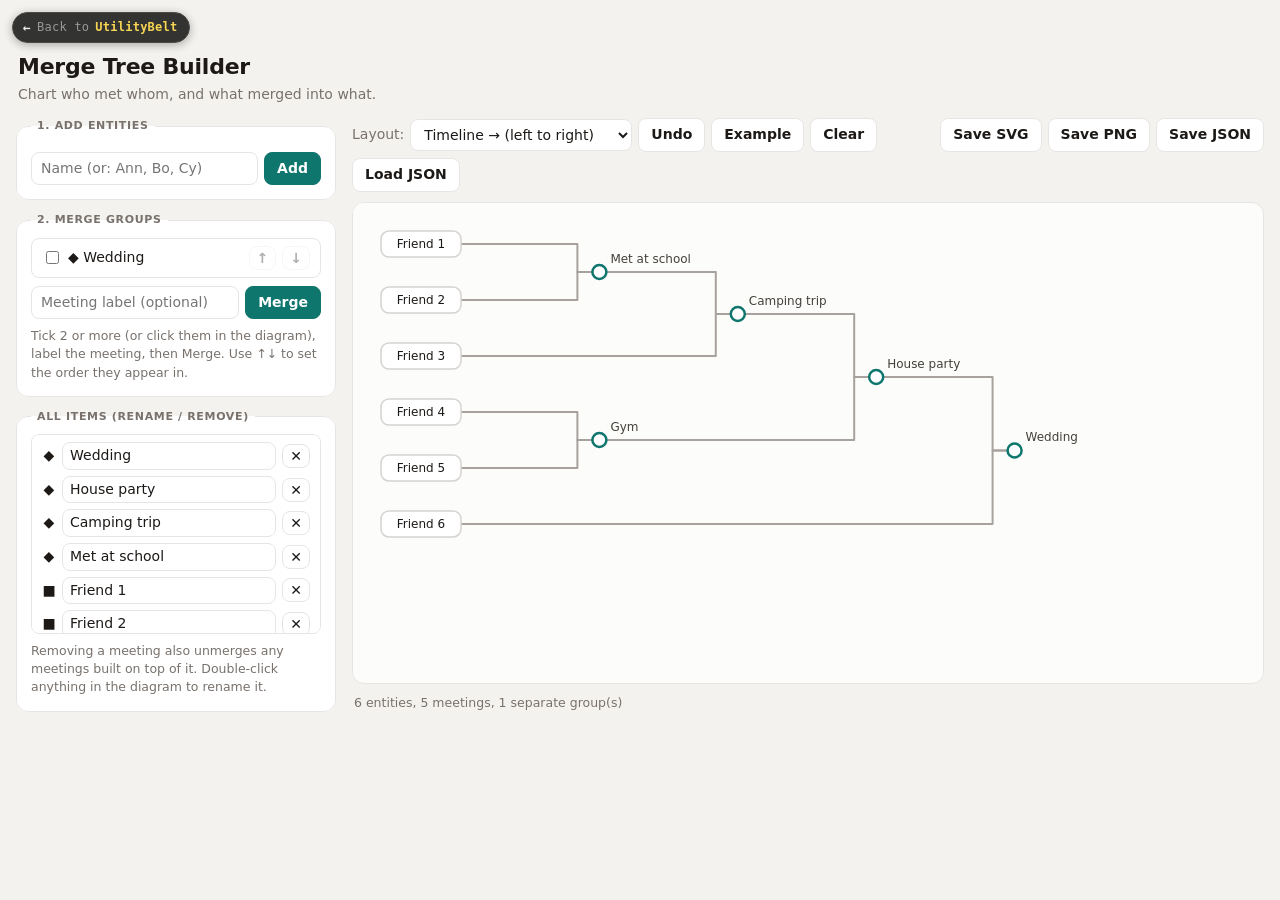
<file: applets/merge-tree.html>
<!DOCTYPE html>
<html lang="en">
<head>
<meta charset="utf-8">
<meta name="viewport" content="width=device-width, initial-scale=1">
<title>Merge Tree Builder</title>
<link rel="stylesheet" href="../assets/ub-nav.css">
<script src="../assets/ub-nav.js" defer></script>
<style>
  :root {
    --bg:#f4f2ee; --panel:#ffffff; --ink:#1c1917; --muted:#78716c; --line:#e7e5e4;
    --field:#ffffff; --acc:#0f766e; --acc-ink:#ffffff; --hover:#f5f5f4;
  }
  @media (prefers-color-scheme: dark) {
    :root {
      --bg:#161514; --panel:#201e1d; --ink:#f5f5f4; --muted:#a8a29e; --line:#35322f;
      --field:#171514; --acc:#2dd4bf; --acc-ink:#042f2e; --hover:#2a2725;
    }
  }
  * { box-sizing: border-box; }
  body {
    margin: 0; padding: 52px 16px 24px;
    background: var(--bg); color: var(--ink);
    font: 14px/1.4 system-ui, -apple-system, "Segoe UI", Roboto, Helvetica, Arial, sans-serif;
  }
  .win { max-width: 1400px; margin: 0 auto; }
  .titlebar { padding: 0 2px 14px; }
  .titlebar h1 { margin: 0; font-size: 22px; font-weight: 650; letter-spacing: -0.01em; }
  .titlebar p { margin: 2px 0 0; color: var(--muted); }
  .body { display: flex; gap: 16px; align-items: stretch; }
  .side { width: 320px; flex: 0 0 320px; display: flex; flex-direction: column; gap: 12px; }
  .main { flex: 1; min-width: 0; display: flex; flex-direction: column; gap: 10px; }
  fieldset {
    border: 1px solid var(--line); border-radius: 12px; background: var(--panel);
    margin: 0; padding: 10px 14px 14px; min-width: 0;
  }
  #allList .item > span:first-child { flex: none; width: 14px; text-align: center; }
  legend {
    padding: 0 6px; font-size: 11px; font-weight: 650; letter-spacing: .06em;
    text-transform: uppercase; color: var(--muted);
  }
  .row { display: flex; gap: 6px; align-items: center; margin-top: 8px; }
  .row:first-child { margin-top: 0; }
  input[type=text], select {
    font: inherit; color: var(--ink); padding: 6px 9px; background: var(--field);
    border: 1px solid var(--line); border-radius: 8px; min-width: 0;
  }
  input[type=text] { flex: 1; }
  input[type=text]:focus, select:focus, button:focus-visible {
    outline: 2px solid var(--acc); outline-offset: 1px;
  }
  input[type=checkbox] { accent-color: var(--acc); }
  button {
    font: inherit; font-weight: 550; color: var(--ink); padding: 6px 12px; cursor: pointer;
    background: var(--panel); border: 1px solid var(--line); border-radius: 8px;
  }
  button:hover { background: var(--hover); }
  button.primary { background: var(--acc); border-color: var(--acc); color: var(--acc-ink); }
  button.primary:hover { filter: brightness(1.08); background: var(--acc); }
  button.small { padding: 0 7px; min-width: 26px; height: 24px; line-height: 1; }
  button:disabled { opacity: .35; cursor: default; }
  .list {
    max-height: 200px; overflow-y: auto; background: var(--field);
    border: 1px solid var(--line); border-radius: 8px; padding: 4px;
  }
  .item { display: flex; align-items: center; gap: 6px; padding: 3px 6px; border-radius: 6px; }
  .item.sel { background: var(--acc); color: var(--acc-ink); }
  .item .name { flex: 1; overflow: hidden; text-overflow: ellipsis; white-space: nowrap; cursor: pointer; }
  .item input[type=text] { padding: 3px 7px; }
  .hint { color: var(--muted); margin: 8px 0 0; font-size: 12.5px; line-height: 1.45; }
  .toolbar { display: flex; flex-wrap: wrap; gap: 6px; align-items: center; }
  .toolbar label { color: var(--muted); display: flex; align-items: center; gap: 6px; }
  .canvas {
    flex: 1; min-height: 420px; overflow: auto; background: #fcfcfa;
    border: 1px solid var(--line); border-radius: 12px;
  }
  .status { color: var(--muted); font-size: 12.5px; padding: 0 2px; }
  @media (max-width: 800px) {
    .body { flex-direction: column; }
    .side { width: 100%; flex-basis: auto; }
  }
</style>
</head>
<body>
<div class="win">
  <div class="titlebar"><h1>Merge Tree Builder</h1><p>Chart who met whom, and what merged into what.</p></div>
  <div class="body">
    <div class="side">
      <fieldset>
        <legend>1. Add entities</legend>
        <div class="row">
          <input type="text" id="entIn" placeholder="Name (or: Ann, Bo, Cy)">
          <button id="entAdd" class="primary">Add</button>
        </div>
      </fieldset>

      <fieldset>
        <legend>2. Merge groups</legend>
        <div class="list" id="rootList"></div>
        <div class="row">
          <input type="text" id="meetLabel" placeholder="Meeting label (optional)">
          <button id="mergeBtn" class="primary">Merge</button>
        </div>
        <p class="hint">Tick 2 or more (or click them in the diagram), label the meeting, then Merge. Use &uarr;&darr; to set the order they appear in.</p>
      </fieldset>

      <fieldset>
        <legend>All items (rename / remove)</legend>
        <div class="list" id="allList"></div>
        <p class="hint">Removing a meeting also unmerges any meetings built on top of it. Double-click anything in the diagram to rename it.</p>
      </fieldset>
    </div>

    <div class="main">
      <div class="toolbar">
        <label>Layout:
          <select id="orient">
            <option value="h">Timeline &rarr; (left to right)</option>
            <option value="v">Bracket &darr; (top to bottom)</option>
          </select>
        </label>
        <button id="undoBtn">Undo</button>
        <button id="exampleBtn">Example</button>
        <button id="clearBtn">Clear</button>
        <span style="flex:1"></span>
        <button id="svgBtn">Save SVG</button>
        <button id="pngBtn">Save PNG</button>
        <button id="jsonBtn">Save JSON</button>
        <button id="loadBtn">Load JSON</button>
        <input type="file" id="fileIn" accept=".json,application/json" hidden>
      </div>
      <div class="canvas" id="canvas"></div>
      <div class="status" id="status"></div>
    </div>
  </div>
</div>

<script>
(function () {
  'use strict';
  var KEY = 'ub-merge-tree-v1';
  var NS = 'http://www.w3.org/2000/svg';
  var S, hist = [], selected = {};

  function $(id) { return document.getElementById(id); }

  /* ---------- state ---------- */
  function blank() { return { nodes: {}, order: [], nextId: 1, orient: 'h' }; }
  function newId() { return 'n' + (S.nextId++); }
  function snap() { hist.push(JSON.stringify(S)); if (hist.length > 60) hist.shift(); }
  function save() { try { localStorage.setItem(KEY, JSON.stringify(S)); } catch (e) {} }
  function parentOf(id) {
    var ids = Object.keys(S.nodes);
    for (var i = 0; i < ids.length; i++) {
      if (S.nodes[ids[i]].children.indexOf(id) !== -1) return S.nodes[ids[i]];
    }
    return null;
  }
  function getRoots() {
    return S.order.filter(function (id) { return S.nodes[id] && !parentOf(id); })
                  .map(function (id) { return S.nodes[id]; });
  }
  function remove(id) {
    delete S.nodes[id];
    S.order = S.order.filter(function (x) { return x !== id; });
    delete selected[id];
  }
  function addEntity(label) {
    var id = newId();
    S.nodes[id] = { id: id, type: 'entity', label: label, children: [] };
    S.order.push(id);
  }
  function addMeeting(label, kids) {
    var id = newId();
    S.nodes[id] = { id: id, type: 'meeting', label: label, children: kids.slice() };
    var at = S.order.indexOf(kids[0]);
    S.order.splice(at < 0 ? S.order.length : at, 0, id);
    return id;
  }
  // a meeting with fewer than 2 children is meaningless: splice its child into its place
  function collapse(m) {
    var gp = parentOf(m.id);
    var kids = m.children.slice();
    if (gp) {
      var i = gp.children.indexOf(m.id);
      Array.prototype.splice.apply(gp.children, [i, 1].concat(kids));
    }
    remove(m.id);
    if (gp && gp.children.length < 2) collapse(gp);
  }
  function removeEntity(id) {
    var p = parentOf(id);
    if (p) {
      p.children = p.children.filter(function (c) { return c !== id; });
      remove(id);
      if (p.children.length < 2) collapse(p);
    } else remove(id);
  }
  function unmerge(id) {
    var chain = [], cur = S.nodes[id];
    while (cur) { chain.push(cur.id); cur = parentOf(cur.id); }
    chain.forEach(remove);
  }

  function loadExample() {
    S = blank();
    var f = [];
    for (var i = 1; i <= 6; i++) { addEntity('Friend ' + i); f.push(S.order[S.order.length - 1]); }
    var m1 = addMeeting('Met at school', [f[0], f[1]]);
    var m2 = addMeeting('Camping trip', [m1, f[2]]);
    var m3 = addMeeting('Gym', [f[3], f[4]]);
    var m4 = addMeeting('House party', [m2, m3]);
    addMeeting('Wedding', [m4, f[5]]);
  }

  /* ---------- layout ---------- */
  function layout() {
    var lvl = {}, cr = {}, c = 0;
    function L(id) {
      if (lvl[id] !== undefined) return lvl[id];
      var n = S.nodes[id];
      return (lvl[id] = n.type === 'entity' ? 0 : 1 + Math.max.apply(null, n.children.map(L)));
    }
    function V(id) {
      var n = S.nodes[id];
      if (n.type === 'entity') { cr[id] = c++; return; }
      n.children.forEach(V);
      cr[id] = n.children.reduce(function (a, k) { return a + cr[k]; }, 0) / n.children.length;
    }
    getRoots().forEach(function (r) { L(r.id); V(r.id); c += 0.35; });
    return { lvl: lvl, cr: cr };
  }

  /* ---------- rendering ---------- */
  function el(name, attrs, text) {
    var e = document.createElementNS(NS, name);
    for (var k in attrs) e.setAttribute(k, attrs[k]);
    if (text !== undefined) e.textContent = text;
    return e;
  }
  var FONT = 'system-ui, -apple-system, "Segoe UI", Roboto, Helvetica, Arial, sans-serif';
  var ACC = '#0f766e';
  var CW = 6.8; // approx px per char at 12px

  function renderDiagram() {
    var ids = Object.keys(S.nodes);
    var H = S.orient === 'h';
    var svg = el('svg', { id: 'svg' });
    var rootIds = {};
    getRoots().forEach(function (r) { rootIds[r.id] = true; });

    if (!ids.length) {
      svg.setAttribute('width', 420); svg.setAttribute('height', 120);
      svg.appendChild(el('rect', { width: 420, height: 120, fill: '#fff' }));
      svg.appendChild(el('text', { x: 24, y: 60, 'font-family': FONT, 'font-size': 13, fill: '#78716c' },
        'Add some entities on the left to begin.'));
      $('canvas').innerHTML = ''; $('canvas').appendChild(svg);
      return;
    }

    var lay = layout(), lvl = lay.lvl, cr = lay.cr;
    var maxE = 4, maxM = 0;
    ids.forEach(function (id) {
      var n = S.nodes[id];
      if (n.type === 'entity') maxE = Math.max(maxE, n.label.length);
      else maxM = Math.max(maxM, n.label.length);
    });
    var pad = 28, eh = 26, ew = Math.max(64, Math.ceil(maxE * 7) + 24);
    var rowH = eh + 30, colGap = ew + 24;
    var gap = H ? Math.min(320, Math.max(120, maxM * CW + 50)) : 72;

    var pos = {}, maxX = 0, maxY = 0;
    ids.forEach(function (id) {
      var n = S.nodes[id], l = lvl[id], c = cr[id], x, y;
      if (H) {
        y = pad + eh / 2 + c * rowH;
        x = n.type === 'entity' ? pad : pad + ew + l * gap;
      } else {
        x = pad + ew / 2 + c * colGap;
        y = n.type === 'entity' ? pad + eh / 2 : pad + eh + l * gap;
      }
      pos[id] = { x: x, y: y };
      var right, bottom;
      if (n.type === 'entity') { right = H ? x + ew : x + ew / 2; bottom = y + eh / 2; }
      else { right = x + 12 + n.label.length * CW; bottom = y + 12; }
      maxX = Math.max(maxX, right); maxY = Math.max(maxY, bottom);
    });
    var W = Math.max(320, maxX + pad), HT = Math.max(200, maxY + pad);
    svg.setAttribute('width', W); svg.setAttribute('height', HT);
    svg.setAttribute('viewBox', '0 0 ' + W + ' ' + HT);
    svg.appendChild(el('rect', { width: W, height: HT, fill: '#fcfcfa' }));

    // edges
    ids.forEach(function (pid) {
      var p = S.nodes[pid];
      p.children.forEach(function (cid) {
        var c = S.nodes[cid], a = pos[cid], b = pos[pid], d;
        if (H) {
          var ox = c.type === 'entity' ? a.x + ew : a.x + 7;
          d = 'M' + ox + ' ' + a.y + 'H' + (b.x - 22) + 'V' + b.y + 'H' + (b.x - 7);
        } else {
          var oy = c.type === 'entity' ? a.y + eh / 2 : a.y + 7;
          d = 'M' + a.x + ' ' + oy + 'V' + (b.y - 22) + 'H' + b.x + 'V' + (b.y - 7);
        }
        svg.appendChild(el('path', { d: d, fill: 'none', stroke: '#a8a29e', 'stroke-width': 2, 'stroke-linecap': 'round',
          'stroke-linejoin': 'round' }));
      });
    });

    // nodes
    ids.forEach(function (id) {
      var n = S.nodes[id], p = pos[id], sel = !!selected[id], isRoot = !!rootIds[id];
      var g = el('g', { style: isRoot ? 'cursor:pointer' : 'cursor:default' });
      if (n.type === 'entity') {
        var x0 = H ? p.x : p.x - ew / 2;
        g.appendChild(el('rect', { x: x0, y: p.y - eh / 2, width: ew, height: eh, rx: 8,
          fill: sel ? ACC : '#ffffff', stroke: sel ? ACC : '#d6d3d1', 'stroke-width': 1.5 }));
        g.appendChild(el('text', { x: x0 + ew / 2, y: p.y + 4, 'text-anchor': 'middle',
          'font-family': FONT, 'font-size': 12, 'font-weight': 500, fill: sel ? '#fff' : '#1c1917' }, n.label));
      } else {
        g.appendChild(el('circle', { cx: p.x, cy: p.y, r: 7,
          fill: sel ? ACC : '#ffffff', stroke: ACC, 'stroke-width': 2.5 }));
        if (n.label) {
          var t = H ? { x: p.x + 11, y: p.y - 9 } : { x: p.x + 12, y: p.y + 4 };
          g.appendChild(el('text', { x: t.x, y: t.y, 'font-family': FONT, 'font-size': 12,
            fill: '#44403c', stroke: '#fcfcfa', 'stroke-width': 4, 'stroke-linejoin': 'round',
            'paint-order': 'stroke' }, n.label));
        }
      }
      g.addEventListener('click', function () {
        if (!isRoot) return;
        if (selected[id]) delete selected[id]; else selected[id] = true;
        renderAll();
      });
      g.addEventListener('dblclick', function () {
        var v = prompt(n.type === 'entity' ? 'Rename entity:' : 'Meeting label:', n.label);
        if (v === null) return;
        v = v.trim();
        if (n.type === 'entity' && !v) return;
        snap(); n.label = v; save(); renderAll();
      });
      svg.appendChild(g);
    });

    $('canvas').innerHTML = ''; $('canvas').appendChild(svg);
  }

  function nodeName(n) {
    if (n.label) return n.label;
    return n.type === 'meeting' ? '(unnamed meeting)' : '(unnamed)';
  }

  function renderRootList() {
    var box = $('rootList'); box.innerHTML = '';
    var roots = getRoots();
    Object.keys(selected).forEach(function (id) {
      if (!roots.some(function (r) { return r.id === id; })) delete selected[id];
    });
    if (!roots.length) {
      var e = document.createElement('div'); e.className = 'item'; e.style.color = '#808080';
      e.textContent = 'Nothing yet.'; box.appendChild(e); return;
    }
    roots.forEach(function (r, i) {
      var row = document.createElement('div');
      row.className = 'item' + (selected[r.id] ? ' sel' : '');
      var cb = document.createElement('input'); cb.type = 'checkbox'; cb.checked = !!selected[r.id];
      var nm = document.createElement('span'); nm.className = 'name';
      nm.textContent = (r.type === 'meeting' ? '\u25C6 ' : '') + nodeName(r);
      function toggle() { if (selected[r.id]) delete selected[r.id]; else selected[r.id] = true; renderAll(); }
      cb.addEventListener('change', toggle); nm.addEventListener('click', toggle);
      var up = document.createElement('button'); up.className = 'small'; up.textContent = '\u2191';
      var dn = document.createElement('button'); dn.className = 'small'; dn.textContent = '\u2193';
      up.disabled = i === 0; dn.disabled = i === roots.length - 1;
      up.addEventListener('click', function () { moveRoot(roots[i], roots[i - 1]); });
      dn.addEventListener('click', function () { moveRoot(roots[i], roots[i + 1]); });
      row.appendChild(cb); row.appendChild(nm); row.appendChild(up); row.appendChild(dn);
      box.appendChild(row);
    });
  }
  function moveRoot(a, b) {
    snap();
    var i = S.order.indexOf(a.id), j = S.order.indexOf(b.id);
    S.order[i] = b.id; S.order[j] = a.id;
    save(); renderAll();
  }

  function renderAllList() {
    var box = $('allList'); box.innerHTML = '';
    if (!S.order.length) {
      var e = document.createElement('div'); e.className = 'item'; e.style.color = '#808080';
      e.textContent = 'Nothing yet.'; box.appendChild(e); return;
    }
    S.order.forEach(function (id) {
      var n = S.nodes[id];
      var row = document.createElement('div'); row.className = 'item';
      var ic = document.createElement('span'); ic.textContent = n.type === 'meeting' ? '\u25C6' : '\u25A0';
      var inp = document.createElement('input'); inp.type = 'text'; inp.value = n.label;
      inp.placeholder = n.type === 'meeting' ? 'meeting label' : 'name';
      inp.addEventListener('focus', function () { inp._snapped = false; });
      inp.addEventListener('input', function () {
        if (!inp._snapped) { snap(); inp._snapped = true; }
        n.label = inp.value; save(); renderDiagram(); renderRootList();
      });
      var del = document.createElement('button'); del.className = 'small'; del.textContent = '\u2715';
      del.title = n.type === 'meeting' ? 'Unmerge (also unmerges meetings above it)' : 'Remove entity';
      del.addEventListener('click', function () {
        snap();
        if (n.type === 'meeting') unmerge(id); else removeEntity(id);
        save(); renderAll();
      });
      row.appendChild(ic); row.appendChild(inp); row.appendChild(del);
      box.appendChild(row);
    });
  }

  function renderStatus() {
    var ids = Object.keys(S.nodes);
    var ents = ids.filter(function (i) { return S.nodes[i].type === 'entity'; }).length;
    $('status').textContent = ents + ' entities, ' + (ids.length - ents) + ' meetings, ' +
      getRoots().length + ' separate group(s)';
  }

  function renderAll() {
    $('orient').value = S.orient;
    renderDiagram(); renderRootList(); renderAllList(); renderStatus();
  }

  /* ---------- actions ---------- */
  function doAddEntities() {
    var parts = $('entIn').value.split(/[,\n]/).map(function (s) { return s.trim(); })
      .filter(Boolean);
    if (!parts.length) return;
    snap(); parts.forEach(addEntity);
    $('entIn').value = ''; save(); renderAll(); $('entIn').focus();
  }
  function doMerge() {
    var kids = getRoots().filter(function (r) { return selected[r.id]; })
      .map(function (r) { return r.id; });
    if (kids.length < 2) { alert('Select at least 2 groups to merge.'); return; }
    snap();
    addMeeting($('meetLabel').value.trim(), kids);
    $('meetLabel').value = ''; selected = {};
    save(); renderAll();
  }
  function download(blob, name) {
    var a = document.createElement('a');
    a.href = URL.createObjectURL(blob); a.download = name;
    document.body.appendChild(a); a.click(); document.body.removeChild(a);
    setTimeout(function () { URL.revokeObjectURL(a.href); }, 1000);
  }
  function svgText() {
    var svg = $('svg').cloneNode(true);
    svg.setAttribute('xmlns', NS);
    return new XMLSerializer().serializeToString(svg);
  }
  function exportPng() {
    var svg = $('svg'), w = +svg.getAttribute('width'), h = +svg.getAttribute('height');
    var url = URL.createObjectURL(new Blob([svgText()], { type: 'image/svg+xml;charset=utf-8' }));
    var img = new Image();
    img.onload = function () {
      var cv = document.createElement('canvas'); cv.width = w * 2; cv.height = h * 2;
      var ctx = cv.getContext('2d'); ctx.scale(2, 2); ctx.drawImage(img, 0, 0, w, h);
      URL.revokeObjectURL(url);
      cv.toBlob(function (b) { download(b, 'merge-tree.png'); });
    };
    img.onerror = function () { alert('PNG export failed - try Save SVG instead.'); };
    img.src = url;
  }
  function importJson(text) {
    var d;
    try { d = JSON.parse(text); } catch (e) { alert('That file is not valid JSON.'); return; }
    if (!d || typeof d.nodes !== 'object' || !Array.isArray(d.order)) { alert('Not a Merge Tree file.'); return; }
    var ok = Object.keys(d.nodes).every(function (id) {
      var n = d.nodes[id];
      return n && (n.type === 'entity' || n.type === 'meeting') && Array.isArray(n.children) &&
        n.children.every(function (c) { return d.nodes[c]; });
    });
    if (!ok) { alert('File structure looks broken.'); return; }
    snap(); S = d; S.nextId = S.nextId || 1000; S.orient = S.orient === 'v' ? 'v' : 'h';
    selected = {}; save(); renderAll();
  }

  /* ---------- wiring ---------- */
  $('entAdd').addEventListener('click', doAddEntities);
  $('entIn').addEventListener('keydown', function (e) { if (e.key === 'Enter') doAddEntities(); });
  $('mergeBtn').addEventListener('click', doMerge);
  $('meetLabel').addEventListener('keydown', function (e) { if (e.key === 'Enter') doMerge(); });
  $('orient').addEventListener('change', function () { S.orient = this.value; save(); renderAll(); });
  $('undoBtn').addEventListener('click', function () {
    if (!hist.length) return;
    var o = S.orient; S = JSON.parse(hist.pop()); S.orient = o; selected = {}; save(); renderAll();
  });
  $('exampleBtn').addEventListener('click', function () {
    snap(); var o = S.orient; loadExample(); S.orient = o; selected = {}; save(); renderAll();
  });
  $('clearBtn').addEventListener('click', function () {
    if (!S.order.length || !confirm('Clear everything? (You can still Undo.)')) return;
    snap(); var o = S.orient; S = blank(); S.orient = o; selected = {}; save(); renderAll();
  });
  $('svgBtn').addEventListener('click', function () {
    download(new Blob([svgText()], { type: 'image/svg+xml' }), 'merge-tree.svg');
  });
  $('pngBtn').addEventListener('click', exportPng);
  $('jsonBtn').addEventListener('click', function () {
    download(new Blob([JSON.stringify(S, null, 2)], { type: 'application/json' }), 'merge-tree.json');
  });
  $('loadBtn').addEventListener('click', function () { $('fileIn').click(); });
  $('fileIn').addEventListener('change', function () {
    var f = this.files[0]; if (!f) return;
    var r = new FileReader();
    r.onload = function () { importJson(String(r.result)); };
    r.readAsText(f); this.value = '';
  });

  /* ---------- init ---------- */
  try {
    var raw = localStorage.getItem(KEY);
    if (raw) { S = JSON.parse(raw); if (!S || !S.nodes || !S.order) S = null; }
  } catch (e) { S = null; }
  if (!S) { loadExample(); }
  renderAll();
})();
</script>
</body>
</html>
</file>
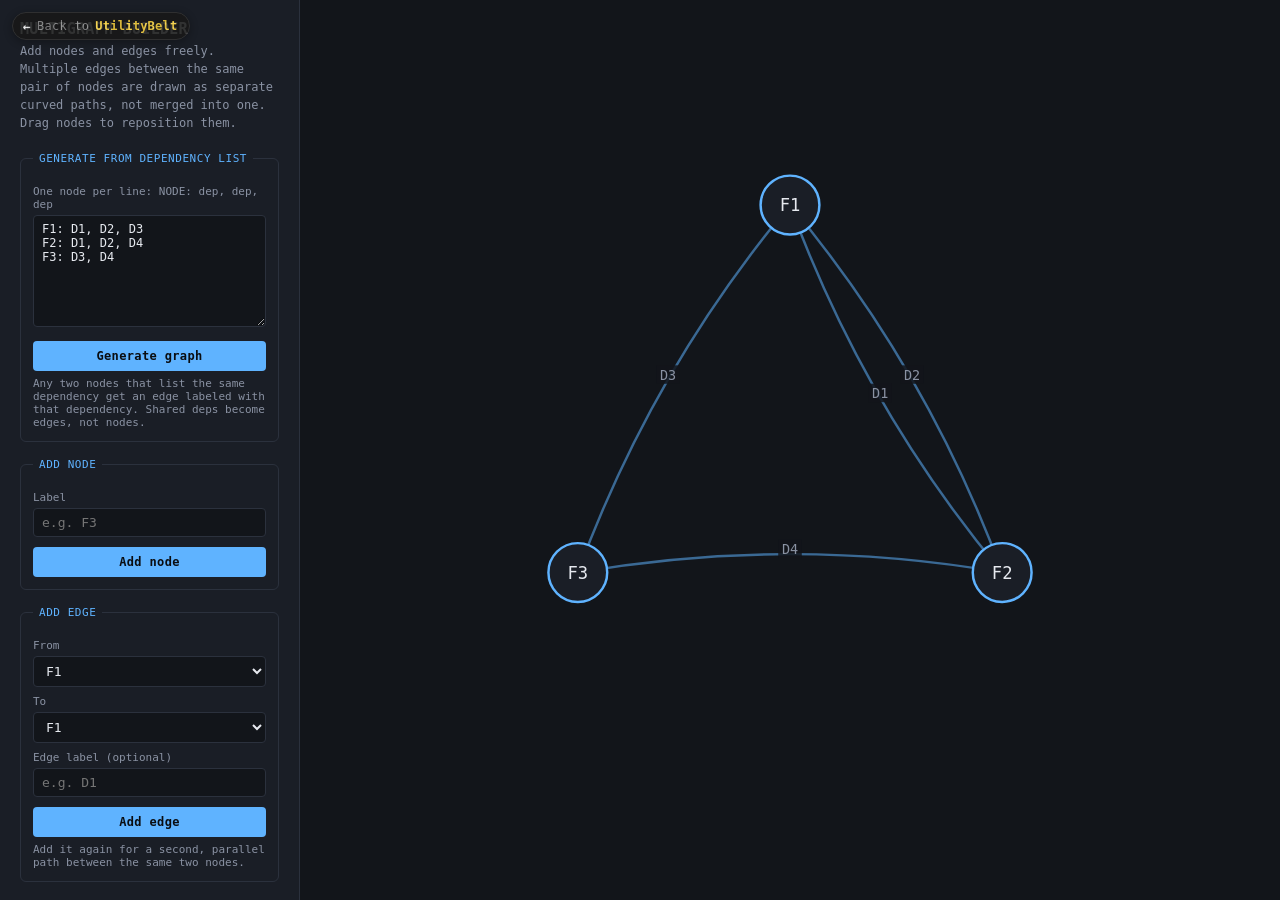
<file: applets/multigraph-builder.html>
<!DOCTYPE html>
<html lang="en">
<head>
<meta charset="UTF-8">
<title>Multigraph Builder</title>
<link rel="stylesheet" href="../assets/ub-nav.css">
<script src="../assets/ub-nav.js" defer></script>
<style>
  :root {
    --bg: #12151a;
    --panel: #1a1e26;
    --line: #2b313d;
    --text: #e6e9ef;
    --muted: #8a92a3;
    --accent: #5fb3ff;
    --accent2: #ff9d5f;
  }
  * { box-sizing: border-box; }
  html, body { height: 100%; margin: 0; }
  body {
    font-family: ui-monospace, "SF Mono", "Cascadia Code", Consolas, monospace;
    background: var(--bg);
    color: var(--text);
    display: flex;
  }
  #sidebar {
    width: 300px;
    flex-shrink: 0;
    background: var(--panel);
    border-right: 1px solid var(--line);
    padding: 20px;
    overflow-y: auto;
    height: 100vh;
  }
  h1 { font-size: 15px; letter-spacing: 0.02em; margin: 0 0 4px; }
  .sub { font-size: 12px; color: var(--muted); margin: 0 0 20px; line-height: 1.5; }
  fieldset { border: 1px solid var(--line); border-radius: 6px; padding: 12px; margin: 0 0 16px; }
  legend { font-size: 11px; color: var(--accent); padding: 0 6px; letter-spacing: 0.05em; text-transform: uppercase; }
  label { display: block; font-size: 11px; color: var(--muted); margin: 8px 0 4px; }
  input, select {
    width: 100%; background: var(--bg); border: 1px solid var(--line); color: var(--text);
    padding: 6px 8px; border-radius: 4px; font-family: inherit; font-size: 13px;
  }
  button {
    width: 100%; margin-top: 10px; background: var(--accent); color: #0a0d11; border: none;
    padding: 8px; border-radius: 4px; font-family: inherit; font-weight: 600; font-size: 12px;
    cursor: pointer; letter-spacing: 0.03em;
  }
  button:hover { opacity: 0.85; }
  button.secondary { background: transparent; color: var(--muted); border: 1px solid var(--line); }
  #edgeList { font-size: 12px; color: var(--muted); max-height: 160px; overflow-y: auto; line-height: 1.7; }
  .edge-row { display: flex; justify-content: space-between; border-bottom: 1px solid var(--line); padding: 2px 0; }
  .edge-row span:first-child { color: var(--text); }
  .del { cursor: pointer; color: var(--accent2); }
  #hint { font-size: 11px; color: var(--muted); margin-top: 6px; }
  #canvasWrap { flex: 1; position: relative; height: 100vh; }
  svg { width: 100%; height: 100%; display: block; cursor: grab; }
  .node-circle { fill: #1a1e26; stroke: var(--accent); stroke-width: 2; cursor: grab; }
  .node-label { fill: var(--text); font-size: 14px; font-family: inherit; text-anchor: middle; dominant-baseline: central; pointer-events: none; }
  .edge-path { fill: none; stroke: #5fb3ff88; stroke-width: 2; }
  .edge-label { fill: var(--muted); font-size: 11px; font-family: inherit; text-anchor: middle; }
  .edge-label-bg { fill: var(--bg); opacity: 0.85; }
</style>
</head>
<body>

<div id="sidebar">
  <h1>MULTIGRAPH BUILDER</h1>
  <p class="sub">Add nodes and edges freely. Multiple edges between the same pair of nodes are drawn as separate curved paths, not merged into one. Drag nodes to reposition them.</p>

  <fieldset>
    <legend>Generate from dependency list</legend>
    <label for="depInput">One node per line: <code>NODE: dep, dep, dep</code></label>
    <textarea id="depInput" rows="7" style="width:100%; background:var(--bg); border:1px solid var(--line); color:var(--text); padding:6px 8px; border-radius:4px; font-family:inherit; font-size:12px; resize:vertical;">F1: D1, D2, D3
F2: D1, D2, D4
F3: D3, D4</textarea>
    <button id="generateBtn">Generate graph</button>
    <div id="hint">Any two nodes that list the same dependency get an edge labeled with that dependency. Shared deps become edges, not nodes.</div>
  </fieldset>

  <fieldset>
    <legend>Add node</legend>
    <label for="nodeId">Label</label>
    <input id="nodeId" placeholder="e.g. F3">
    <button id="addNodeBtn">Add node</button>
  </fieldset>

  <fieldset>
    <legend>Add edge</legend>
    <label for="edgeFrom">From</label>
    <select id="edgeFrom"></select>
    <label for="edgeTo">To</label>
    <select id="edgeTo"></select>
    <label for="edgeLabel">Edge label (optional)</label>
    <input id="edgeLabel" placeholder="e.g. D1">
    <button id="addEdgeBtn">Add edge</button>
    <div id="hint">Add it again for a second, parallel path between the same two nodes.</div>
  </fieldset>

  <fieldset>
    <legend>Current edges</legend>
    <div id="edgeList"></div>
  </fieldset>

  <button class="secondary" id="resetBtn">Reset to F1/F2 example</button>
</div>

<div id="canvasWrap">
  <svg id="svg" viewBox="0 0 800 600"></svg>
</div>

<script>
(function () {
  const svgNS = "http://www.w3.org/2000/svg";
  const svg = document.getElementById('svg');

  let nodes = {};   // id -> {x, y}
  let edges = [];    // {id, from, to, label, bend}
  let nextEdgeId = 1;
  let dragging = null;

  function addNodeAt(id, x, y) {
    if (nodes[id]) return false;
    nodes[id] = { x, y };
    return true;
  }

  function addEdgeInternal(from, to, label) {
    if (!nodes[from] || !nodes[to]) return;
    const parallelCount = edges.filter(e =>
      (e.from === from && e.to === to) || (e.from === to && e.to === from)
    ).length;
    const dir = parallelCount % 2 === 0 ? 1 : -1;
    const magnitude = 30 + Math.floor(parallelCount / 2) * 35;
    const bend = dir * magnitude;
    edges.push({ id: nextEdgeId++, from, to, label, bend });
  }

  function removeEdgeInternal(id) {
    edges = edges.filter(e => e.id !== id);
  }

  function randomPos() {
    const w = svg.viewBox.baseVal.width || 800;
    const h = svg.viewBox.baseVal.height || 600;
    return { x: 120 + Math.random() * (w - 240), y: 100 + Math.random() * (h - 200) };
  }

  function quadPoint(x1, y1, x2, y2, bend, t) {
    const mx = (x1 + x2) / 2;
    const my = (y1 + y2) / 2;
    const dx = x2 - x1, dy = y2 - y1;
    const len = Math.hypot(dx, dy) || 1;
    const nx = -dy / len, ny = dx / len;
    const cx = mx + nx * bend;
    const cy = my + ny * bend;
    const omt = 1 - t;
    const px = omt * omt * x1 + 2 * omt * t * cx + t * t * x2;
    const py = omt * omt * y1 + 2 * omt * t * cy + t * t * y2;
    return { x: px, y: py, cx, cy };
  }

  function render() {
    svg.innerHTML = '';

    edges.forEach(e => {
      const a = nodes[e.from], b = nodes[e.to];
      if (!a || !b) return;
      const { cx, cy } = quadPoint(a.x, a.y, b.x, b.y, e.bend, 0.5);

      const path = document.createElementNS(svgNS, 'path');
      const d = `M ${a.x} ${a.y} Q ${cx} ${cy} ${b.x} ${b.y}`;
      path.setAttribute('d', d);
      path.setAttribute('class', 'edge-path');
      svg.appendChild(path);

      if (e.label) {
        const mid = quadPoint(a.x, a.y, b.x, b.y, e.bend, 0.5);
        const bg = document.createElementNS(svgNS, 'rect');
        const text = document.createElementNS(svgNS, 'text');
        text.setAttribute('x', mid.x);
        text.setAttribute('y', mid.y);
        text.setAttribute('class', 'edge-label');
        text.textContent = e.label;
        svg.appendChild(text);
        requestAnimationFrame(() => {
          try {
            const bbox = text.getBBox();
            bg.setAttribute('x', bbox.x - 3);
            bg.setAttribute('y', bbox.y - 1);
            bg.setAttribute('width', bbox.width + 6);
            bg.setAttribute('height', bbox.height + 2);
            bg.setAttribute('class', 'edge-label-bg');
            svg.insertBefore(bg, text);
          } catch (err) {}
        });
      }
    });

    Object.keys(nodes).forEach(id => {
      const n = nodes[id];
      const g = document.createElementNS(svgNS, 'g');
      g.setAttribute('data-id', id);

      const circle = document.createElementNS(svgNS, 'circle');
      circle.setAttribute('cx', n.x);
      circle.setAttribute('cy', n.y);
      circle.setAttribute('r', 24);
      circle.setAttribute('class', 'node-circle');
      g.appendChild(circle);

      const label = document.createElementNS(svgNS, 'text');
      label.setAttribute('x', n.x);
      label.setAttribute('y', n.y);
      label.setAttribute('class', 'node-label');
      label.textContent = id;
      g.appendChild(label);

      g.addEventListener('mousedown', (ev) => {
        dragging = id;
        ev.preventDefault();
      });

      svg.appendChild(g);
    });

    refreshSelects();
    refreshEdgeList();
  }

  function svgPoint(evt) {
    const pt = svg.createSVGPoint();
    pt.x = evt.clientX;
    pt.y = evt.clientY;
    const ctm = svg.getScreenCTM().inverse();
    const p = pt.matrixTransform(ctm);
    return { x: p.x, y: p.y };
  }

  svg.addEventListener('mousemove', (ev) => {
    if (!dragging) return;
    const p = svgPoint(ev);
    nodes[dragging].x = p.x;
    nodes[dragging].y = p.y;
    render();
  });
  window.addEventListener('mouseup', () => { dragging = null; });

  function refreshSelects() {
    const ids = Object.keys(nodes);
    const from = document.getElementById('edgeFrom');
    const to = document.getElementById('edgeTo');
    [from, to].forEach(sel => {
      const current = sel.value;
      sel.innerHTML = ids.map(id => `<option value="${id}">${id}</option>`).join('');
      if (ids.includes(current)) sel.value = current;
    });
  }

  function refreshEdgeList() {
    const list = document.getElementById('edgeList');
    if (edges.length === 0) {
      list.innerHTML = '<span style="opacity:0.5">No edges yet.</span>';
      return;
    }
    list.innerHTML = edges.map(e => `
      <div class="edge-row">
        <span>${e.from} — ${e.to}${e.label ? ' (' + e.label + ')' : ''}</span>
        <span class="del" data-edge-id="${e.id}">✕</span>
      </div>
    `).join('');
    list.querySelectorAll('.del').forEach(el => {
      el.addEventListener('click', () => {
        removeEdgeInternal(parseInt(el.getAttribute('data-edge-id'), 10));
        render();
      });
    });
  }

  document.getElementById('addNodeBtn').addEventListener('click', () => {
    const input = document.getElementById('nodeId');
    const id = input.value.trim();
    if (!id || nodes[id]) { input.value = ''; return; }
    const pos = randomPos();
    addNodeAt(id, pos.x, pos.y);
    input.value = '';
    render();
  });

  document.getElementById('addEdgeBtn').addEventListener('click', () => {
    const from = document.getElementById('edgeFrom').value;
    const to = document.getElementById('edgeTo').value;
    const labelInput = document.getElementById('edgeLabel');
    const label = labelInput.value.trim();
    if (!from || !to) return;
    addEdgeInternal(from, to, label);
    labelInput.value = '';
    render();
  });

  document.getElementById('resetBtn').addEventListener('click', resetExample);

  function circleLayout(ids) {
    const w = svg.viewBox.baseVal.width || 800;
    const h = svg.viewBox.baseVal.height || 600;
    const cx = w / 2, cy = h / 2;
    const r = Math.min(w, h) / 2 - 100;
    const n = ids.length;
    ids.forEach((id, i) => {
      const angle = (2 * Math.PI * i) / n - Math.PI / 2;
      addNodeAt(id, cx + r * Math.cos(angle), cy + r * Math.sin(angle));
    });
  }

  function parseDependencyList(text) {
    // returns { nodeOrder: [F1, F2, ...], depsByNode: { F1: Set(D1,D2,...) } }
    const depsByNode = {};
    const nodeOrder = [];
    text.split('\n').forEach(line => {
      const trimmed = line.trim();
      if (!trimmed) return;
      const colonIdx = trimmed.indexOf(':');
      if (colonIdx === -1) return;
      const node = trimmed.slice(0, colonIdx).trim();
      if (!node) return;
      const deps = trimmed.slice(colonIdx + 1)
        .split(',')
        .map(d => d.trim())
        .filter(Boolean);
      if (!depsByNode[node]) {
        depsByNode[node] = new Set();
        nodeOrder.push(node);
      }
      deps.forEach(d => depsByNode[node].add(d));
    });
    return { nodeOrder, depsByNode };
  }

  function generateFromDeps() {
    const text = document.getElementById('depInput').value;
    const { nodeOrder, depsByNode } = parseDependencyList(text);
    if (nodeOrder.length === 0) return;

    nodes = {};
    edges = [];
    nextEdgeId = 1;

    circleLayout(nodeOrder);

    // Build dep -> [nodes that have it], preserving node order for stable pairing
    const nodesByDep = {};
    nodeOrder.forEach(node => {
      depsByNode[node].forEach(dep => {
        if (!nodesByDep[dep]) nodesByDep[dep] = [];
        nodesByDep[dep].push(node);
      });
    });

    // For each dependency shared by 2+ nodes, connect every pair with an edge labeled by that dependency
    Object.keys(nodesByDep).forEach(dep => {
      const holders = nodesByDep[dep];
      for (let i = 0; i < holders.length; i++) {
        for (let j = i + 1; j < holders.length; j++) {
          addEdgeInternal(holders[i], holders[j], dep);
        }
      }
    });

    render();
  }

  document.getElementById('generateBtn').addEventListener('click', generateFromDeps);

  function resetExample() {
    nodes = {};
    edges = [];
    nextEdgeId = 1;
    addNodeAt('F1', 250, 300);
    addNodeAt('F2', 550, 300);
    addEdgeInternal('F1', 'F2', 'D1');
    addEdgeInternal('F1', 'F2', 'D2');
    render();
  }

  generateFromDeps();
})();
</script>

</body>
</html>
</file>
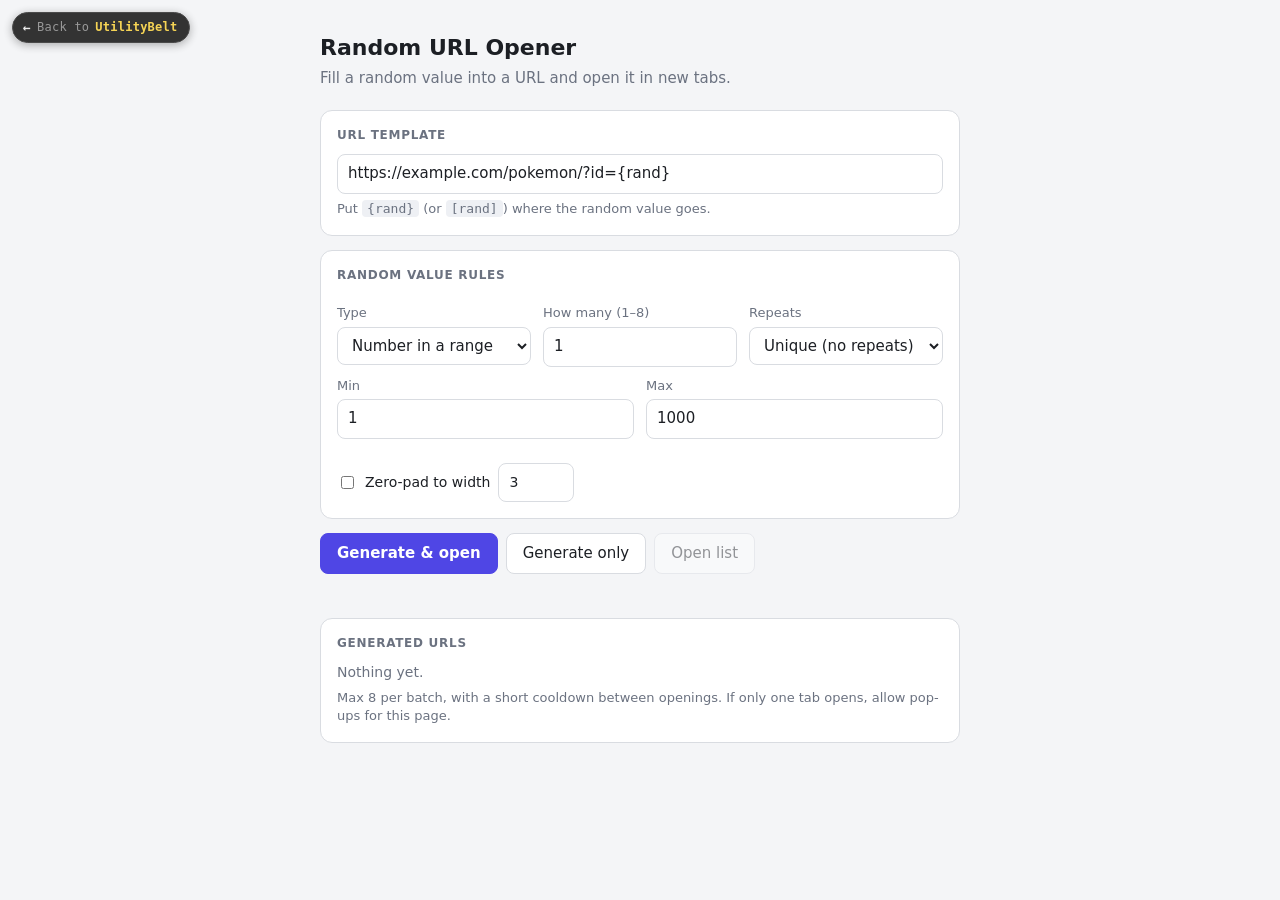
<file: applets/random-url-opener.html>
<!DOCTYPE html>
<html lang="en">
<head>
<meta charset="UTF-8">
<meta name="viewport" content="width=device-width, initial-scale=1">
<title>Random URL Opener</title>
<link rel="stylesheet" href="../assets/ub-nav.css">
<script src="../assets/ub-nav.js" defer></script>
<style>
  :root {
    --bg:#f4f5f7; --card:#fff; --text:#1c1f24; --muted:#6b7280; --line:#d9dce1;
    --accent:#4f46e5; --accent-text:#fff; --danger:#c0392b; --field:#fff; --chip:#eef0f4;
  }
  @media (prefers-color-scheme: dark) {
    :root { --bg:#14161a; --card:#1d2026; --text:#e8eaed; --muted:#9aa1ab; --line:#2f343c;
      --accent:#818cf8; --accent-text:#14161a; --danger:#ef7b6e; --field:#14161a; --chip:#262a32; }
  }
  * { box-sizing:border-box; }
  body { margin:0; padding:32px 14px 60px; background:var(--bg); color:var(--text);
    font:15px/1.45 system-ui, -apple-system, "Segoe UI", Roboto, sans-serif; }
  .wrap { max-width:640px; margin:0 auto; }
  h1 { font-size:22px; margin:0 0 4px; }
  .sub { color:var(--muted); margin:0 0 20px; }
  .card { background:var(--card); border:1px solid var(--line); border-radius:12px; padding:16px; margin-bottom:14px; }
  .card h2 { font-size:12px; letter-spacing:.06em; text-transform:uppercase; color:var(--muted); margin:0 0 10px; font-weight:600; }
  label { display:block; font-size:13px; color:var(--muted); margin:10px 0 4px; }
  input[type=text], input[type=number], select, textarea {
    width:100%; padding:8px 10px; font:inherit; color:var(--text); background:var(--field);
    border:1px solid var(--line); border-radius:8px; }
  textarea { min-height:130px; resize:vertical; }
  input:focus, select:focus, textarea:focus, button:focus-visible { outline:2px solid var(--accent); outline-offset:1px; }
  .row { display:flex; gap:12px; flex-wrap:wrap; }
  .row > div { flex:1 1 130px; }
  .check { display:flex; align-items:center; gap:8px; margin-top:12px; font-size:14px; color:var(--text); }
  .check label { margin:0; color:var(--text); font-size:14px; }
  .check input[type=number] { width:76px; }
  button { font:inherit; padding:9px 16px; border-radius:8px; cursor:pointer;
    border:1px solid var(--line); background:var(--card); color:var(--text); }
  button.primary { background:var(--accent); color:var(--accent-text); border-color:var(--accent); font-weight:600; }
  button:disabled { opacity:.45; cursor:not-allowed; }
  .actions { display:flex; gap:8px; flex-wrap:wrap; }
  #status { margin-top:10px; min-height:1.4em; font-size:14px; color:var(--muted); }
  #status.err { color:var(--danger); }
  #results { list-style:none; margin:0; padding:0; word-break:break-all; }
  #results li { padding:8px 10px; border-radius:8px; background:var(--chip); margin-bottom:6px; font-size:14px; }
  #results a { color:var(--accent); text-decoration:none; }
  #results a:hover { text-decoration:underline; }
  .empty { color:var(--muted); font-size:14px; }
  .hint { color:var(--muted); font-size:13px; margin-top:6px; }
  code { background:var(--chip); padding:1px 5px; border-radius:4px; font-size:13px; }
  .hidden { display:none !important; }
  #saved { list-style:none; margin:0; padding:0; }
  #saved li { display:flex; align-items:center; gap:6px; margin-bottom:6px; }
  #saved .load { flex:1; text-align:left; overflow:hidden; text-overflow:ellipsis; white-space:nowrap; background:var(--chip); border-color:transparent; }
  #saved .load small { color:var(--muted); margin-left:8px; }
  #saved .del { padding:8px 10px; color:var(--muted); }
  .head { display:flex; justify-content:space-between; align-items:center; }
  .head button { padding:3px 10px; font-size:12px; }
</style>
</head>
<body>
<div class="wrap">
  <h1>Random URL Opener</h1>
  <p class="sub">Fill a random value into a URL and open it in new tabs.</p>

  <div class="card">
    <h2>URL template</h2>
    <input type="text" id="template" value="https://example.com/pokemon/?id={rand}" spellcheck="false" autocomplete="off">
    <div class="hint">Put <code>{rand}</code> (or <code>[rand]</code>) where the random value goes.</div>
  </div>

  <div class="card hidden" id="savedCard">
    <div class="head"><h2>Recent templates</h2><button id="clearSaved">Clear all</button></div>
    <ul id="saved"></ul>
    <div class="hint">Saved in this browser only. Clicking one restores its rules too.</div>
  </div>

  <div class="card">
    <h2>Random value rules</h2>
    <div class="row">
      <div>
        <label for="mode">Type</label>
        <select id="mode">
          <option value="number">Number in a range</option>
          <option value="string">Random string</option>
          <option value="list">Pick from a list</option>
        </select>
      </div>
      <div>
        <label for="count">How many (1–8)</label>
        <input type="number" id="count" min="1" max="8" value="1">
      </div>
      <div>
        <label for="dupes">Repeats</label>
        <select id="dupes">
          <option value="unique">Unique (no repeats)</option>
          <option value="dupes">Allow duplicates</option>
        </select>
      </div>
    </div>

    <div id="numberRules" class="row">
      <div><label for="min">Min</label><input type="number" id="min" value="1"></div>
      <div><label for="max">Max</label><input type="number" id="max" value="1000"></div>
      <div style="flex-basis:100%">
        <div class="check"><input type="checkbox" id="padOn"><label for="padOn">Zero-pad to width</label>
          <input type="number" id="padW" min="1" max="20" value="3"></div>
      </div>
    </div>

    <div id="stringRules" class="row hidden">
      <div>
        <label for="charset">Characters</label>
        <select id="charset">
          <option value="digits">Digits (0-9)</option>
          <option value="lower">Lowercase letters</option>
          <option value="upper">Uppercase letters</option>
          <option value="letters">Letters (a-z, A-Z)</option>
          <option value="alnum" selected>Alphanumeric</option>
          <option value="hex">Hex (0-9, a-f)</option>
          <option value="custom">Custom…</option>
        </select>
      </div>
      <div><label for="length">Length</label><input type="number" id="length" min="1" max="64" value="8"></div>
      <div id="customWrap" class="hidden" style="flex-basis:100%">
        <label for="custom">Custom characters</label>
        <input type="text" id="custom" placeholder="e.g. abc123" spellcheck="false">
      </div>
    </div>

    <div id="listRules" class="hidden">
      <label for="list">Values (one per line)</label>
      <textarea id="list" spellcheck="false" placeholder="pikachu&#10;bulbasaur&#10;charmander"></textarea>
      <div class="hint">Blank lines are ignored and duplicate lines count once.</div>
    </div>
  </div>

  <div class="actions">
    <button id="genOpen" class="primary">Generate &amp; open</button>
    <button id="gen">Generate only</button>
    <button id="openAll" disabled>Open list</button>
  </div>
  <div id="status"></div>

  <div class="card" style="margin-top:14px">
    <h2>Generated URLs</h2>
    <ul id="results"><li class="empty" style="background:none;padding:0">Nothing yet.</li></ul>
    <div class="hint">Max 8 per batch, with a short cooldown between openings. If only one tab opens, allow pop-ups for this page.</div>
  </div>
</div>

<script>
(function () {
  'use strict';
  const MAX_PER_BATCH = 8;   // hard cap, enforced in code (not just the input); keep in sync with #count max
  const COOLDOWN_MS = 3000;  // minimum gap between tab-opening actions
  const MAX_SAVED = 15;
  const STORE_KEY = 'ub-random-url-saved-v1';
  const PLACEHOLDER = /[\[{]rand[\]}]/i;
  const SETS = {
    digits: '0123456789',
    lower: 'abcdefghijklmnopqrstuvwxyz',
    upper: 'ABCDEFGHIJKLMNOPQRSTUVWXYZ',
    letters: 'abcdefghijklmnopqrstuvwxyzABCDEFGHIJKLMNOPQRSTUVWXYZ',
    alnum: 'abcdefghijklmnopqrstuvwxyzABCDEFGHIJKLMNOPQRSTUVWXYZ0123456789',
    hex: '0123456789abcdef'
  };
  const RULE_FIELDS = ['mode','count','dupes','min','max','padW','charset','length','custom','list'];

  const $ = id => document.getElementById(id);
  const statusEl = $('status');
  let current = [];
  let cooling = false;

  function say(msg, isErr) { statusEl.textContent = msg; statusEl.className = isErr ? 'err' : ''; }
  function randInt(lo, hi) { return lo + Math.floor(Math.random() * (hi - lo + 1)); }

  /* ---------- saved templates (localStorage) ---------- */
  function loadSaved() {
    try { const v = JSON.parse(localStorage.getItem(STORE_KEY) || '[]'); return Array.isArray(v) ? v : []; }
    catch (e) { return []; }
  }
  function writeSaved(list) {
    try { localStorage.setItem(STORE_KEY, JSON.stringify(list)); } catch (e) { /* storage blocked: ignore */ }
  }
  function currentRules() {
    const r = { padOn: $('padOn').checked };
    RULE_FIELDS.forEach(id => r[id] = $(id).value);
    return r;
  }
  function applyRules(r) {
    RULE_FIELDS.forEach(id => { if (r[id] !== undefined) $(id).value = r[id]; });
    $('padOn').checked = !!r.padOn;
    syncMode();
  }
  function saveCurrent(tpl) {
    const list = loadSaved().filter(s => s.tpl !== tpl);
    list.unshift({ tpl: tpl, rules: currentRules(), t: Date.now() });
    writeSaved(list.slice(0, MAX_SAVED));
    renderSaved();
  }
  function renderSaved() {
    const list = loadSaved();
    const ul = $('saved');
    ul.innerHTML = '';
    $('savedCard').classList.toggle('hidden', !list.length);
    list.forEach((s, i) => {
      const li = document.createElement('li');
      const load = document.createElement('button');
      load.className = 'load'; load.title = s.tpl;
      load.textContent = s.tpl;
      const small = document.createElement('small');
      small.textContent = s.rules.mode === 'string' ? 'string'
        : s.rules.mode === 'list' ? 'list (' + listItems(s.rules.list || '').length + ')'
        : (s.rules.min + '–' + s.rules.max);
      load.appendChild(small);
      load.addEventListener('click', () => { $('template').value = s.tpl; applyRules(s.rules); say('Loaded template.'); });
      const del = document.createElement('button');
      del.className = 'del'; del.textContent = '✕'; del.title = 'Remove'; del.setAttribute('aria-label', 'Remove');
      del.addEventListener('click', () => { const l = loadSaved(); l.splice(i, 1); writeSaved(l); renderSaved(); });
      li.appendChild(load); li.appendChild(del); ul.appendChild(li);
    });
  }

  /* ---------- generation ---------- */
  function syncMode() {
    const mode = $('mode').value;
    $('numberRules').classList.toggle('hidden', mode !== 'number');
    $('stringRules').classList.toggle('hidden', mode !== 'string');
    $('listRules').classList.toggle('hidden', mode !== 'list');
    $('customWrap').classList.toggle('hidden', $('charset').value !== 'custom');
  }

  function listItems(text) {
    return Array.from(new Set(text.split(/\r?\n/).map(s => s.trim()).filter(Boolean)));
  }

  function buildValues(n) {
    let make, space;
    if ($('mode').value === 'list') {
      const items = listItems($('list').value);
      if (!items.length) throw new Error('Add at least one value to the list.');
      space = items.length;
      make = () => items[randInt(0, items.length - 1)];
    } else if ($('mode').value === 'number') {
      let lo = Math.floor(Number($('min').value)), hi = Math.floor(Number($('max').value));
      if (!Number.isFinite(lo) || !Number.isFinite(hi)) throw new Error('Min and max must be numbers.');
      if (lo > hi) [lo, hi] = [hi, lo];
      space = hi - lo + 1;
      const w = $('padOn').checked ? Math.max(1, Math.min(20, Number($('padW').value) || 1)) : 0;
      make = () => { const v = String(randInt(lo, hi)); return w ? v.padStart(w, '0') : v; };
    } else {
      const chars = $('charset').value === 'custom'
        ? Array.from(new Set($('custom').value.split('')))
        : SETS[$('charset').value].split('');
      if (!chars.length) throw new Error('Enter at least one custom character.');
      const len = Math.max(1, Math.min(64, Math.floor(Number($('length').value)) || 1));
      space = Math.pow(chars.length, len);
      make = () => { let s = ''; for (let i = 0; i < len; i++) s += chars[randInt(0, chars.length - 1)]; return s; };
    }

    if ($('dupes').value === 'dupes') {
      const out = [];
      for (let i = 0; i < n; i++) out.push(make());
      return out;
    }
    n = Math.min(n, space); // can't make more unique values than exist
    const seen = new Set();
    let guard = 0;
    while (seen.size < n && guard++ < 10000) seen.add(make());
    return Array.from(seen);
  }

  function generate() {
    const tpl = $('template').value.trim();
    if (!PLACEHOLDER.test(tpl)) { say('Template needs a {rand} placeholder.', true); return false; }

    let n = Math.floor(Number($('count').value));
    if (!Number.isFinite(n) || n < 1) n = 1;
    if (n > MAX_PER_BATCH) { n = MAX_PER_BATCH; $('count').value = MAX_PER_BATCH; }

    let values;
    try { values = buildValues(n); } catch (e) { say(e.message, true); return false; }

    const urls = values.map(v => tpl.replace(PLACEHOLDER, encodeURIComponent(v)));
    for (const u of urls) {
      let p;
      try { p = new URL(u); } catch (e) { say('That does not look like a valid URL.', true); return false; }
      if (p.protocol !== 'http:' && p.protocol !== 'https:') { say('Only http(s) URLs are allowed.', true); return false; }
    }

    current = urls;
    const ul = $('results');
    ul.innerHTML = '';
    urls.forEach(u => {
      const li = document.createElement('li');
      const a = document.createElement('a');
      a.href = u; a.textContent = u; a.target = '_blank'; a.rel = 'noopener noreferrer';
      li.appendChild(a); ul.appendChild(li);
    });
    $('openAll').disabled = cooling || !urls.length;
    saveCurrent(tpl);
    say(urls.length < n ? 'Only ' + urls.length + ' unique value(s) possible with these rules.' : 'Generated ' + urls.length + '.');
    return true;
  }

  /* ---------- opening ---------- */
  function startCooldown() {
    cooling = true;
    $('genOpen').disabled = true; $('openAll').disabled = true;
    setTimeout(() => {
      cooling = false;
      $('genOpen').disabled = false;
      $('openAll').disabled = !current.length;
    }, COOLDOWN_MS);
  }

  function openAll() {
    if (cooling || !current.length) return;
    const list = current.slice(0, MAX_PER_BATCH);
    let opened = 0;
    list.forEach(u => {
      const w = window.open(u, '_blank');
      if (w) { try { w.opener = null; } catch (e) {} opened++; }
    });
    startCooldown();
    if (opened < list.length) say('Opened ' + opened + ' of ' + list.length + '. Your browser blocked some pop-ups; allow them for this page or click the links.', true);
    else say('Opened ' + opened + ' tab' + (opened === 1 ? '' : 's') + '.');
  }

  $('mode').addEventListener('change', syncMode);
  $('charset').addEventListener('change', syncMode);
  $('gen').addEventListener('click', generate);
  $('openAll').addEventListener('click', openAll);
  $('genOpen').addEventListener('click', () => { if (generate()) openAll(); });
  $('clearSaved').addEventListener('click', () => { writeSaved([]); renderSaved(); });
  syncMode();
  renderSaved();
})();
</script>
</body>
</html>
</file>
<file: assets/ub-nav.css>
/* UtilityBelt shared nav — floating "back home" badge.
   Designed to sit on top of ANY applet's existing layout/theme
   without needing to touch that applet's CSS or DOM flow. */

#ub-nav {
  position: fixed;
  top: 12px;
  left: 12px;
  z-index: 999999;
  display: flex;
  align-items: center;
  gap: 6px;
  padding: 6px 12px 6px 10px;
  background: #181818;
  color: #ececec;
  border: 1px solid #333333;
  border-radius: 999px;
  font-family: ui-monospace, "SF Mono", "Cascadia Code", Consolas, monospace;
  font-size: 12px;
  font-weight: 600;
  letter-spacing: 0.02em;
  text-decoration: none;
  box-shadow: 0 2px 10px rgba(0, 0, 0, 0.35);
  opacity: 0.88;
  transition: opacity 0.15s ease, transform 0.15s ease;
  cursor: pointer;
  user-select: none;
}

#ub-nav:hover {
  opacity: 1;
  transform: translateY(-1px);
}

#ub-nav .ub-icon {
  font-size: 13px;
  line-height: 1;
}

#ub-nav .ub-label {
  color: #8c8c8c;
  font-weight: 500;
}

#ub-nav .ub-name {
  color: #f6d03f;
}

@media (max-width: 480px) {
  #ub-nav .ub-label { display: none; }
}
</file>
